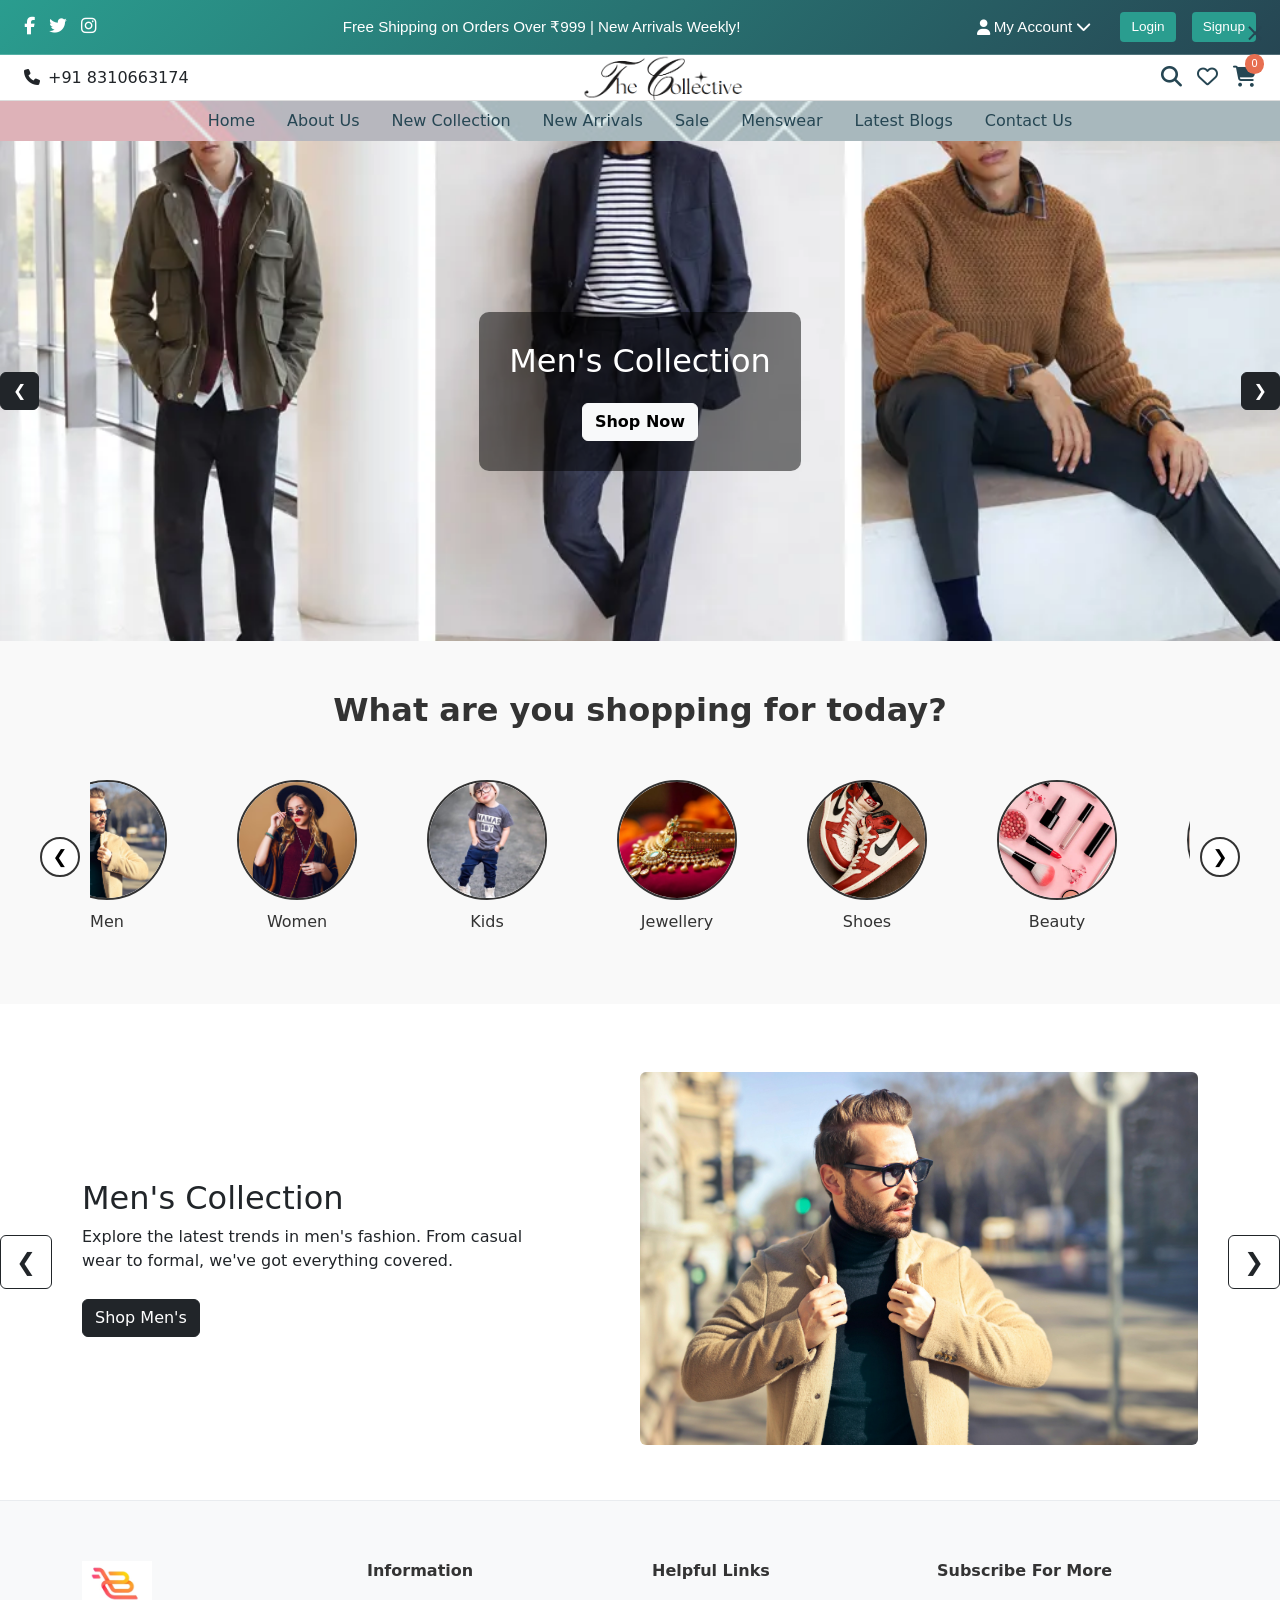
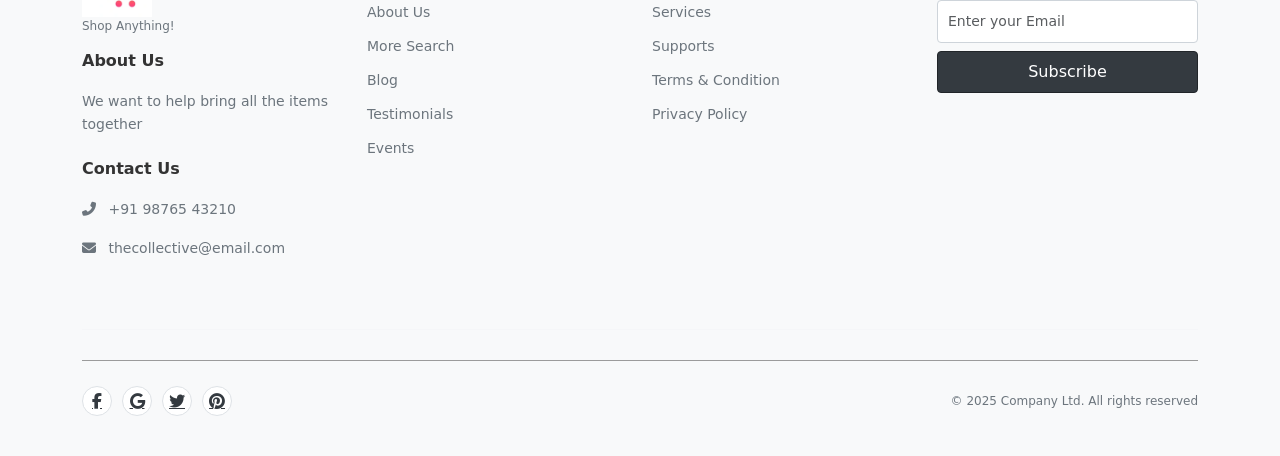
<file: index.html>
<!DOCTYPE html>
<html lang="en">
<head>
  <meta charset="UTF-8">
  <meta name="viewport" content="width=device-width, initial-scale=1.0">
  <meta http-equiv="refresh" content="0; url=HTML/homepage.html">
  <title>The Collective | Redirecting...</title>
  <style>
    body {
      margin: 0;
      background: #264653;
      display: flex;
      align-items: center;
      justify-content: center;
      height: 100vh;
      font-family: 'Helvetica Neue', sans-serif;
      color: #fff;
    }
    p { font-size: 1.1rem; opacity: 0.8; }
  </style>
</head>
<body>
  <p>Loading The Collective...</p>
  <script>
    window.location.replace("HTML/homepage.html");
  </script>
</body>
</html>
</file>
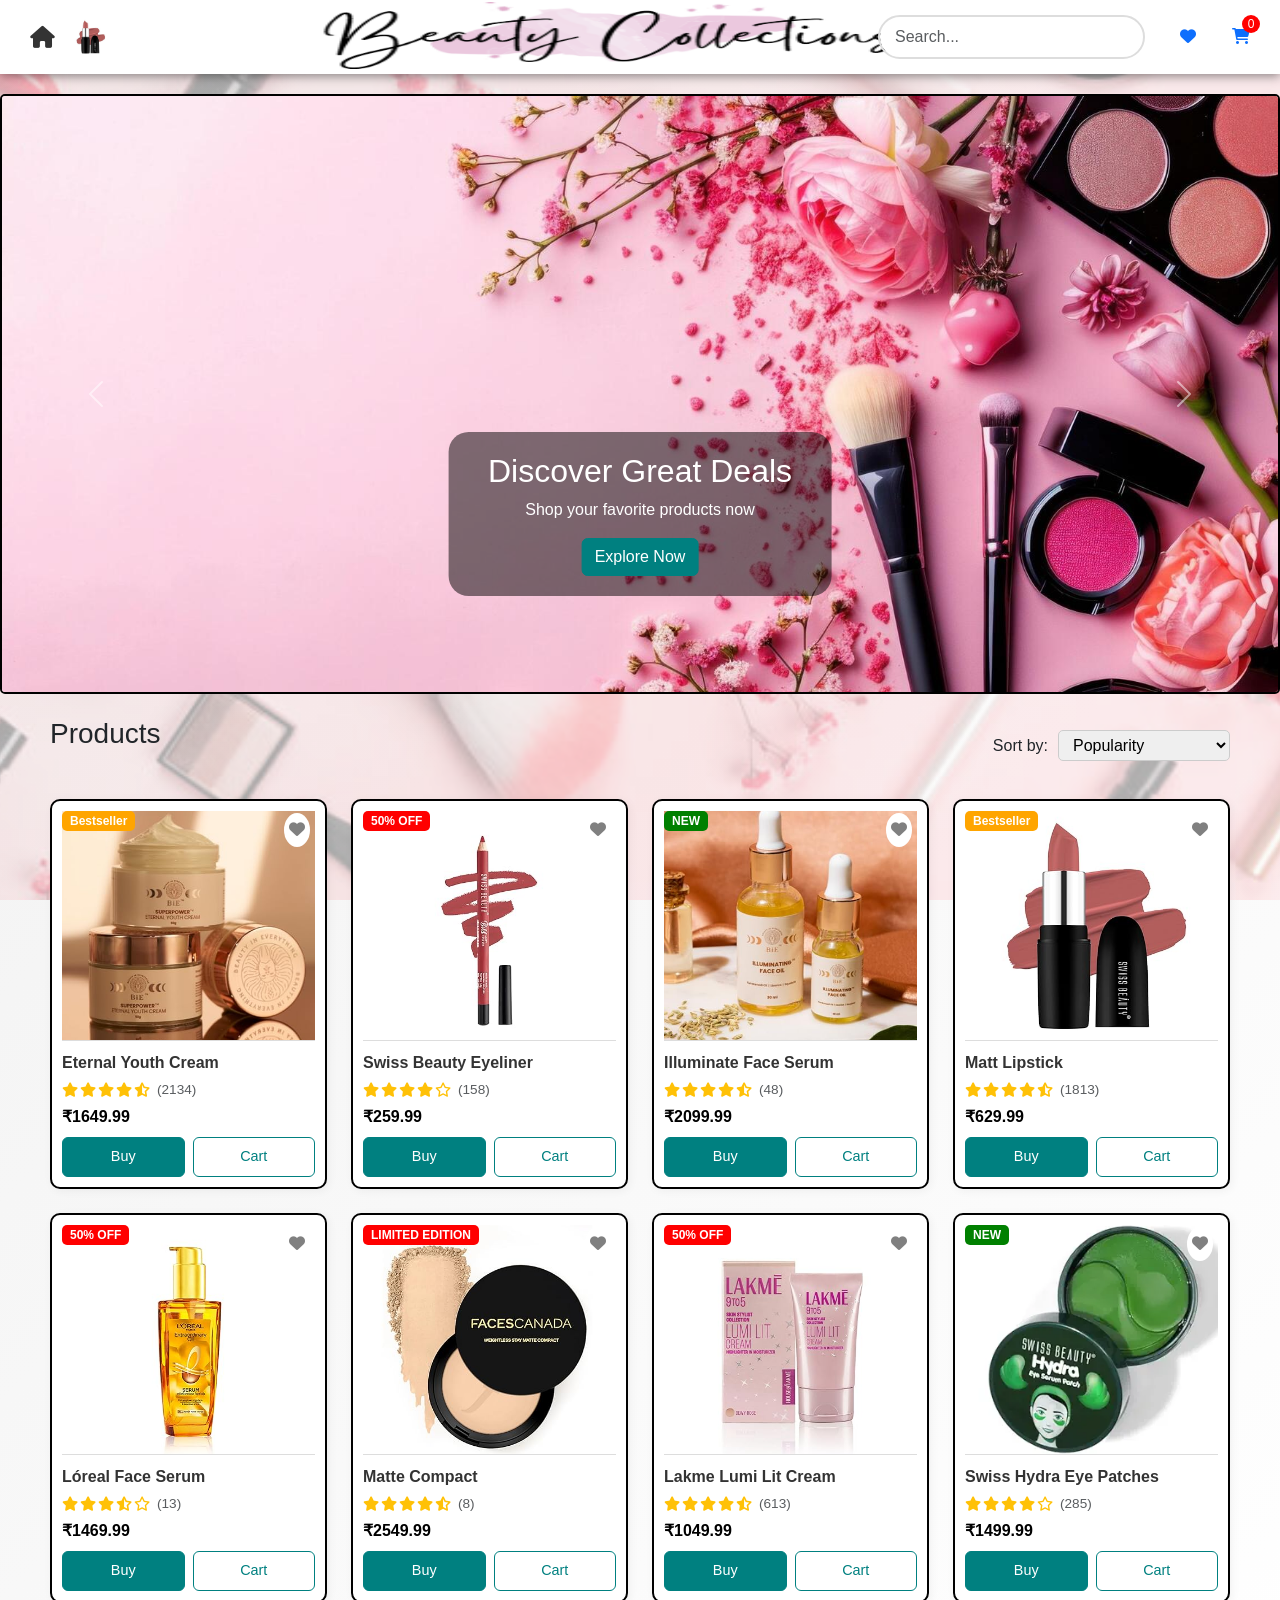
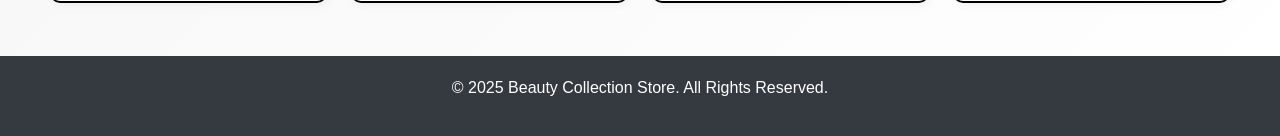
<file: HTML/beauty.html>
<!DOCTYPE html>
<html lang="en">
<head>
  <meta charset="UTF-8" />
  <meta name="viewport" content="width=device-width, initial-scale=1.0" />
  <title>Beauty Category</title>
  <link rel="icon" href="../Images/beauty4.jpg">
  <link href="https://cdn.jsdelivr.net/npm/bootstrap@5.3.0/dist/css/bootstrap.min.css" rel="stylesheet">
  <link rel="stylesheet" href="https://cdnjs.cloudflare.com/ajax/libs/font-awesome/6.0.0/css/all.min.css">
  <style>
    /* Full-page background image */
.background-overlay {
  position: fixed;
  top: 0;
  left: 0;
  width: 100%;
  height: 100%;
  background-image: url('../Images/beauty.jpg'); /* Replace with your image path */
  background-size: cover;
  background-position: center;
  opacity: 0.3; /* Controls translucency */
  z-index: -1;  /* Places it behind content */
}
    body {
        background: linear-gradient(135deg, #f0f0f0, #ffffff);
        font-family: 'Segoe UI', Tahoma, Geneva, Verdana, sans-serif;
    }
    header {
  display: flex;
  justify-content: space-between;
  align-items: center;
  padding: 15px 30px;
  background: #fff;
  box-shadow: 0 2px 10px rgba(0, 0, 0, 0.452);
  position: relative;
}

.nav-left,
.nav-right {
  display: flex;
  align-items: center;
  gap: 15px;
}

.nav-title {
  position: absolute;
  left: 48%;
  transform: translateX(-50%);
  font-size: 20px;
  font-weight: 600;
  color: #333;
  white-space: nowrap;
}

.home-link {
  font-size: 22px;
  color: #333;
  text-decoration: none;
}

.home-link:hover {
  color: #000;
}

.search-box {
  flex-grow: 1;
  margin-right: 20px;
}

.search-box input {
  width: 100%;
  padding: 8px 15px;
  border: 2px solid #ddd;
  border-radius: 25px;
}

.icon-wrapper {
  display: flex;
  align-items: center;
  gap: 20px;
}

.wishlist-icon {
  position: absolute;
  top: 12px;
  right: 15px;
  background: white;
  border-radius: 50%;
  padding: 5px;
  cursor: pointer;
  color: gray;
  transition: color 0.3s ease;
}

.wishlist-icon.active {
  color: red;
}


.cart-icon-wrapper {
  position: relative;
  display: inline-block;
}

.cart-count {
  position: absolute;
  top: -10px;
  right: -10px;
  background: red;
  color: white;
  font-size: 12px;
  width: 18px;
  height: 18px;
  text-align: center;
  line-height: 18px;
  border-radius: 50%;
}


    .carousel-inner {
      height: 600px;
      border: 2px solid black;
      border-radius: 5px;
      overflow: hidden;
      margin: 20px 0;
    }
    
    .carousel-inner img {
    object-fit: cover;
    height: 100%;
    width: 100%;
    }
    /* .carousel-inner {
  height: 800px;
  width: 1300px;
} */

/* .carousel-img {
  height: 100%;
  object-fit: cover;
} */

.carousel-caption {
  position: absolute;           /* stays on top of image */
  bottom: 30%;                  /* vertical position from bottom */
  left: 50%;                    /* horizontal position */
  transform: translateX(-50%);  /* center it horizontally */
  background: rgba(0, 0, 0, 0.5); /* dark transparent background */
  padding: 20px 30px;
  border-radius: 20px;
  width: 30%;                   /* width of the caption box */
  text-align: center;
}

.carousel-caption h2,
.carousel-caption p {
  color: #fff;
}

/* Responsive Styles */
@media (max-width: 991px) {
  header {
    flex-direction: column;
    padding: 10px;
    gap: 10px;
    height: auto;
  }
  .nav-left {
    width: 100%;
    justify-content: space-between;
  }
  .nav-title {
    position: static;
    transform: none;
    width: 100%;
    text-align: center;
    margin: 10px 0;
  }
  .nav-title img {
    width: 100%;
    max-width: 300px;
    height: auto;
  }
  .nav-right {
    width: 100%;
    justify-content: center;
    gap: 15px;
  }
  .search-box {
    margin-right: 0;
    width: 100%;
    max-width: 300px;
  }
  
  .carousel-inner {
    height: 350px !important;
    width: 100% !important;
  }
  .carousel-caption {
    width: 70%;
    padding: 10px;
  }
  .carousel-caption h2 {
    font-size: 1.2rem;
  }
  .carousel-caption p {
    font-size: 0.9rem;
  }
  
  .products-section {
    padding: 10px 15px;
  }
  
  .row-cols-sm-2 > * {
    flex: 0 0 auto;
    width: 50%;
  }
}


  .sort-filter-container {
  display: flex;
  align-items: center;
  gap: 10px;
}

.sort-filter-container label {
  font-weight: 500;
}

.sort-filter-container select {
  padding: 5px 10px;
  border-radius: 5px;
  border: 1px solid #ccc;
}

.products-section {
    padding: 3px 50px;
}
.product-card {
    border: 2px solid black;
    border-radius: 10px;
    padding: 10px;
    text-align: center;
    background-color: #fff;
    box-shadow: 2px 2px 10px rgba(0,0,0,0.05);
    transition: transform 0.2s;
    position: relative;
}
.product-name {
  font-size: 1rem;
  font-weight: 600;
  margin-top: 10px;
  text-align: left;
  color: #333;
}

.product-rating {
  margin-top: 5px;
  font-size: 0.9rem;
  color: #777;
  display: flex;
  align-items: center;
  gap: 2px;
}

.product-rating .rating-count {
  margin-left: 5px;
  font-size: 0.85rem;
}

.product-price {
  font-size: 1rem;
  font-weight: bold;
  margin-top: 5px;
  color: black;
  text-align: left;
}

    .product-card:hover {
      transform: scale(1.02);
    }
    .product-card img {
      width: 100%;
      height: 230px;
      object-fit: cover;
      border-bottom: 1px solid #ddd;
    }
    .wishlist-icon {
      position: absolute;
      top: 12px;
      right: 15px;
      background: white;
      border-radius: 70%;
      padding: 5px;
      cursor: pointer;
      color: gray;
    }
    .wishlist-icon.active {
      color: red;
    }
    .product-details {
      display: flex;
      justify-content: space-between;
      align-items: center;
      padding-top: 10px;
    }
    .buy-btn {
  background-color: #008080;
  color: white;
}
.cart-btn {
  border-color: #008080;
  color: #008080;
}

    .buy-btn, .cart-btn {
    padding-top: 8px;
    padding-bottom: 8px;
    border-radius: 6px;
    transition: background-color 0.3s, transform 0.2s ease;
    font-size: 0.9rem;
    }

    .buy-btn:hover {
  background-color: #006666; /* darker teal */
  transform: translateY(-1px);
}

.cart-btn:hover {
  background-color: #e0f5f5; /* soft teal-tinted gray */
  color: #006666;
  transform: translateY(-1px);
}

    footer {
      background: #343a40;
      color: white;
      text-align: center;
      padding: 20px;
      margin-top: 50px;
    }
    .badge {
    position: absolute;
    top: 10px;
    left: 10px;
    background: red;
    color: white;
    padding: 4px 8px;
    font-size: 12px;
    border-radius: 5px;
  }
  .badge.new {
    background: green;
  }

  .badge.bestseller {
    background: orange;
  }

  .popup-notification {
  position: fixed;
  top: 20px;
  right: 20px;
  background-color: #006666;
  color: white;
  padding: 12px 20px;
  border-radius: 10px;
  font-weight: 500;
  font-size: 16px;
  box-shadow: 0 4px 10px rgba(0,0,0,0.2);
  opacity: 0;
  pointer-events: none;
  transition: opacity 0.4s ease, transform 0.4s ease;
  z-index: 9999;
}

.popup-notification.show {
  opacity: 1;
  transform: translateY(0);
}

.popup-notification.hide {
  opacity: 0;
  transform: translateY(-20px);
}

.back-to-top {
    position: fixed;
    bottom: 30px;
    right: 30px;
    width: 50px;
    height: 50px;
    border-radius: 50%;
    background-color: #2c3e50;
    color: white;
    display: flex;
    justify-content: center;
    align-items: center;
    font-size: 24px;
    cursor: pointer;
    box-shadow: 0 4px 10px rgba(0,0,0,0.3);
    opacity: 0;
    visibility: hidden;
    transition: all 0.3s ease;
    z-index: 1000;
  }
  
  .back-to-top.visible {
    opacity: 1;
    visibility: visible;
  }
  
  .back-to-top:hover {
    background-color: #4ca1af;
    transform: translateY(-5px);
  }

  .btn-primary {
  background-color: #008080; /* Your custom color */
  border-color: #008080;
}

.btn-primary:hover {
  background-color: #006666; /* Darker hover shade */
  border-color: #006666;
}


  </style>
</head>
<body>
    <div id="popup" class="popup-notification">Item added to cart ✅</div>

  <div class="background-overlay"></div>

  <header>
  <div class="nav-left">
    <a href="homepage.html" class="home-link">
      <i class="fas fa-home"></i>
    </a>
    <div id="category-logo">
      <a href="beauty.html">
        <img src="../Images/beauty4.jpg" alt="Women Logo" height="40px">
      </a>
    </div>
  </div>

  <div class="nav-title">
    <img src="../Images/beautytitle.png" alt="" height="70px" width="600px">
  </div>

  <div class="nav-right">
    <div class="search-box">
      <div class="position-relative">
        <input type="text" placeholder="Search..." id="searchInput" class="form-control pe-5" style="padding-right: 30px;">
        <span id="clearSearch" style="position:absolute; right:15px; top:50%; transform:translateY(-50%); cursor:pointer; display:none;">&times;</span>
      </div>
    </div>
    <div class="icon-wrapper">
    <a href="wishlist.html" class="wishlist-icon-wrapper me-3">
        <i class="fas fa-heart"></i>
    </a>
    <a href="cart.html" class="cart-icon-wrapper">
        <i class="fas fa-shopping-cart"></i>
        <span class="cart-count" id="cart-count">0</span>
    </a>
    </div>


      <!-- <span class="cart-icon-wrapper">
        <i class="fas fa-shopping-cart"></i>
        <span class="cart-count" id="cart-count">0</span>
      </span> -->
    </div>
  </div>
</header>

    <div id="heroCarousel" class="carousel slide" data-bs-ride="carousel">
  <div class="carousel-inner">
    <div class="carousel-item active">
      <img src="../Images/beautybanner.jpg" class="d-block w-100 carousel-img" alt="...">
      <div class="carousel-caption d-none d-md-block">
        <h2>Discover Great Deals</h2>
        <p>Shop your favorite products now</p>
        <a href="#products" class="btn btn-primary">Explore Now</a>
      </div>
    </div>
    <div class="carousel-item">
      <img src="../Images/beautybanner3.jpg" class="d-block w-100 carousel-img" alt="...">
      <div class="carousel-caption d-none d-md-block">
        <h2>Weekend Offers</h2>
        <p>Check out the weekend collections</p>
        <a href="#products" class="btn btn-light text-dark">Shop Now</a>
      </div>
    </div>
    <div class="carousel-item">
      <img src="../Images/beautybanner5.jpg" class="d-block w-100 carousel-img" alt="...">
      <div class="carousel-caption d-none d-md-block">
        <h2>New Arrivals</h2>
        <p>Check out the latest collections</p>
        <a href="#products" class="btn btn-light text-dark">Shop Now</a>
      </div>
    </div>
    <div class="carousel-item">
      <img src="../Images/beautybanner4.jpg" class="d-block w-100 carousel-img" alt="...">
      <div class="carousel-caption d-none d-md-block">
        <h2>Limited Edition</h2>
        <p>Check out the limited edition collections</p>
        <a href="#products" class="btn btn-light text-dark">Shop Now</a>
      </div>
    </div>
    <!-- Add more carousel items if needed -->
  </div>

  <!-- Controls -->
  <button class="carousel-control-prev" type="button" data-bs-target="#heroCarousel" data-bs-slide="prev">
    <span class="carousel-control-prev-icon"></span>
  </button>
  <button class="carousel-control-next" type="button" data-bs-target="#heroCarousel" data-bs-slide="next">
    <span class="carousel-control-next-icon"></span>
  </button>
</div>

    <div class="products-section">
    <div class="d-flex justify-content-between align-items-center mb-4">
    <h3 class="mb-4">Products</h3>

    <!-- ✅ Sort Options -->
    <div class="sort-filter-container">
      <label for="sort-by">Sort by:</label>
      <select id="sort-by">
        <option value="popularity">Popularity</option>
        <option value="price-low">Price: Low to High</option>
        <option value="newest">Newest First</option>
        <option value="ratings">Customer Ratings</option>
        <option value="discount">Discount %</option>
      </select>
    </div>
  </div>
      
      <div class="row row-cols-1 row-cols-sm-2 row-cols-md-3 row-cols-lg-4 g-4">
        
        <!-- Repeat for 6 products -->
        <div class="col">
          <div class="product-card">
  <div class="wishlist-icon"><i class="fas fa-heart"></i></div>
        <div class="badge bestseller">Bestseller</div>
        <img src="../Images/beauty1.jpg" alt="Product Image">

        <div class="product-name">Eternal Youth Cream</div>

        <div class="product-rating">
            <i class="fas fa-star text-warning"></i>
            <i class="fas fa-star text-warning"></i>
            <i class="fas fa-star text-warning"></i>
            <i class="fas fa-star text-warning"></i>
            <i class="fas fa-star-half-alt text-warning"></i>
            <span class="rating-count text-muted">(2134)</span>
        </div>

        <div class="product-price">₹1649.99</div>

        <div class="d-flex gap-2 mt-2">
            <button class="btn btn-sm btn-primary buy-btn w-100">Buy</button>
            <button class="btn btn-sm btn-outline-secondary cart-btn w-100">Cart</button>
        </div>
        </div>

        </div>
        <div class="col">
          <div class="product-card">
            <div class="wishlist-icon"><i class="fas fa-heart"></i></div>
            <div class="badge">50% OFF</div>
            <img src="../Images/beauty2.jpg" alt="Product Image">
            <div class="product-name">Swiss Beauty Eyeliner</div>
            <div class="product-rating">
                <i class="fas fa-star text-warning"></i>
                <i class="fas fa-star text-warning"></i>
                <i class="fas fa-star text-warning"></i>
                <i class="fas fa-star text-warning"></i>
                <i class="far fa-star text-warning"></i>
                <span class="rating-count text-muted">(158)</span>
            </div>
            <div class="product-price">₹259.99</div>

            <div class="d-flex gap-2 mt-2">
                <button class="btn btn-sm btn-primary buy-btn w-100">Buy</button>
              <button class="btn btn-sm btn-outline-secondary cart-btn w-100">Cart</button>
            </div>
          </div>
        </div>
        <div class="col">
          <div class="product-card">
            <div class="wishlist-icon"><i class="fas fa-heart"></i></div>
            <div class="badge new">NEW</div>
            <img src="../Images/beauty3.jpg" alt="Product Image">
            <div class="product-name">Illuminate Face Serum</div>
            <div class="product-rating">
                <i class="fas fa-star text-warning"></i>
                <i class="fas fa-star text-warning"></i>
                <i class="fas fa-star text-warning"></i>
                <i class="fas fa-star text-warning"></i>
                <i class="fas fa-star-half-alt text-warning"></i>
                <span class="rating-count text-muted">(48)</span>
            </div>
            <div class="product-price">₹2099.99</div>

            <div class="d-flex gap-2 mt-2">
                <button class="btn btn-sm btn-primary buy-btn w-100">Buy</button>
              <button class="btn btn-sm btn-outline-secondary cart-btn w-100">Cart</button>
            </div>
          </div>
        </div>
        <div class="col">
          <div class="product-card">
            <div class="wishlist-icon"><i class="fas fa-heart"></i></div>
            <div class="badge bestseller">Bestseller</div>
            <img src="../Images/beauty4.jpg" alt="Product Image">
            <div class="product-name">Matt Lipstick</div>
            <div class="product-rating">
                <i class="fas fa-star text-warning"></i>
                <i class="fas fa-star text-warning"></i>
                <i class="fas fa-star text-warning"></i>
                <i class="fas fa-star text-warning"></i>
                <i class="fas fa-star-half-alt text-warning"></i>
                <span class="rating-count text-muted">(1813)</span>
            </div>
            <div class="product-price">₹629.99</div>

            <div class="d-flex gap-2 mt-2">
                <button class="btn btn-sm btn-primary buy-btn w-100">Buy</button>
              <button class="btn btn-sm btn-outline-secondary cart-btn w-100">Cart</button>
            </div>
          </div>
        </div>
        <div class="col">
          <div class="product-card">
            <div class="wishlist-icon"><i class="fas fa-heart"></i></div>
            <div class="badge">50% OFF</div>
            <img src="../Images/beauty5.jpg" alt="Product Image">
            <div class="product-name">Lóreal Face Serum</div>
            <div class="product-rating">
                <i class="fas fa-star text-warning"></i>
                <i class="fas fa-star text-warning"></i>
                <i class="fas fa-star text-warning"></i>
                <i class="fas fa-star-half-alt text-warning"></i>
                <i class="far fa-star text-warning"></i>
                <span class="rating-count text-muted">(13)</span>
            </div>
            <div class="product-price">₹1469.99</div>

            <div class="d-flex gap-2 mt-2">
                <button class="btn btn-sm btn-primary buy-btn w-100">Buy</button>
              <button class="btn btn-sm btn-outline-secondary cart-btn w-100">Cart</button>
            </div>
          </div>
        </div>
        <div class="col">
          <div class="product-card">
            <div class="wishlist-icon"><i class="fas fa-heart"></i></div>
            <div class="badge">LIMITED EDITION</div>
            <img src="../Images/beauty6.jpg" alt="Product Image">
            <div class="product-name">Matte Compact</div>
            <div class="product-rating">
                <i class="fas fa-star text-warning"></i>
                <i class="fas fa-star text-warning"></i>
                <i class="fas fa-star text-warning"></i>
                <i class="fas fa-star text-warning"></i>
                <i class="fas fa-star-half-alt text-warning"></i>
                <span class="rating-count text-muted">(8)</span>
            </div>
            <div class="product-price">₹2549.99</div>

            <div class="d-flex gap-2 mt-2">
                <button class="btn btn-sm btn-primary buy-btn w-100">Buy</button>
              <button class="btn btn-sm btn-outline-secondary cart-btn w-100">Cart</button>
            </div>
          </div>
        </div>
        <div class="col">
          <div class="product-card">
            <div class="wishlist-icon"><i class="fas fa-heart"></i></div>
            <div class="badge">50% OFF</div>
            <img src="../Images/beauty7.jpg" alt="Product Image">
            <div class="product-name">Lakme Lumi Lit Cream</div>
            <div class="product-rating">
                <i class="fas fa-star text-warning"></i>
                <i class="fas fa-star text-warning"></i>
                <i class="fas fa-star text-warning"></i>
                <i class="fas fa-star text-warning"></i>
                <i class="fas fa-star-half-alt text-warning"></i>
                <span class="rating-count text-muted">(613)</span>
            </div>
            <div class="product-price">₹1049.99</div>

            <div class="d-flex gap-2 mt-2">
                <button class="btn btn-sm btn-primary buy-btn w-100">Buy</button>
              <button class="btn btn-sm btn-outline-secondary cart-btn w-100">Cart</button>
            </div>
          </div>
        </div>
        <div class="col">
          <div class="product-card">
            <div class="wishlist-icon"><i class="fas fa-heart"></i></div>
            <div class="badge new">NEW</div>
            <img src="../Images/beauty8" alt="Product Image">
            <div class="product-name">Swiss Hydra Eye Patches</div>
            <div class="product-rating">
            <i class="fas fa-star text-warning"></i>
            <i class="fas fa-star text-warning"></i>
            <i class="fas fa-star text-warning"></i>
            <i class="fas fa-star text-warning"></i>
            <i class="far fa-star text-warning"></i>
            <span class="rating-count text-muted">(285)</span>
            </div>
            <div class="product-price">₹1499.99</div>

            <div class="d-flex gap-2 mt-2">
                <button class="btn btn-sm btn-primary buy-btn w-100">Buy</button>
              <button class="btn btn-sm btn-outline-secondary cart-btn w-100">Cart</button>
            </div>
          </div>
        </div>
        
        <!-- Clone above .col for more products -->
      </div>
    </div>
  </div>

<div class="back-to-top" id="backToTop">
  <i class="fas fa-arrow-up"></i>
</div>

  <footer>
    <p>&copy; 2025 Beauty Collection Store. All Rights Reserved.</p>
  </footer>

  <script>
    //Buy button functionality
    document.querySelectorAll('.buy-btn').forEach(button => {
  button.addEventListener('click', (e) => {
    const productCard = e.target.closest('.product-card');
    const img = productCard.querySelector('img').src;
    const title = productCard.querySelector('.product-name')?.textContent.trim();
    const price = productCard.querySelector('.product-price')?.textContent.trim();

    const product = { img, title, price, quantity: 1 };

    // Save this single product to a separate key in localStorage
    localStorage.setItem("directBuy", JSON.stringify([product]));

    // Redirect to shipping page
    window.location.href = "shipping.html"; // ✅ Update if your file has different name/path
  });
});

    //Cart button functionality
    document.querySelectorAll('.cart-btn').forEach(button => {
  button.addEventListener('click', (e) => {
    const productCard = e.target.closest('.product-card');
    const img = productCard.querySelector('img').src;
    const price = productCard.querySelector('.product-price')?.textContent.trim();
    const title = productCard.querySelector('.product-name')?.textContent.trim() || 'Shoe Item';

    const product = { img, price, title, quantity: 1 };

    let cart = JSON.parse(localStorage.getItem("cart")) || [];

    const existingIndex = cart.findIndex(p => p.title === product.title && p.price === product.price);

    if (existingIndex !== -1) {
      cart[existingIndex].quantity += 1;
    } else {
      cart.push(product);
    }

    localStorage.setItem("cart", JSON.stringify(cart));
    document.addEventListener('DOMContentLoaded', () => {
  const cart = JSON.parse(localStorage.getItem("cart")) || [];
  document.getElementById('cart-count').innerText = cart.reduce((sum, item) => sum + item.quantity, 0);
});

    showPopup();
  });
});

//wishlist functionality
document.querySelectorAll('.wishlist-icon').forEach(icon => {
  const productCard = icon.closest('.product-card');
  const title = productCard.querySelector('.product-name')?.textContent.trim();
  const price = productCard.querySelector('.product-price')?.textContent.trim();
  const img = productCard.querySelector('img').src;

  // Check if already in wishlist
  const wishlist = JSON.parse(localStorage.getItem("wishlist")) || [];
  const isInWishlist = wishlist.some(item => item.title === title && item.price === price);

  if (isInWishlist) icon.classList.add('active');
  else icon.classList.remove('active');

  icon.addEventListener('click', () => {
    let wishlist = JSON.parse(localStorage.getItem("wishlist")) || [];
    const index = wishlist.findIndex(item => item.title === title && item.price === price);

    if (index === -1) {
      wishlist.push({ img, title, price });
      localStorage.setItem("wishlist", JSON.stringify(wishlist));
      icon.classList.add('active'); // ✅ instantly turn red
      showPopup("Item added to wishlist ❤️");
    } else {
      wishlist.splice(index, 1);
      localStorage.setItem("wishlist", JSON.stringify(wishlist));
      icon.classList.remove('active'); // ✅ instantly turn grey
      showPopup("Item removed from wishlist 💔");
    }
  });
});

// On load: sync cart count from localStorage
document.addEventListener('DOMContentLoaded', () => {
  const cart = JSON.parse(localStorage.getItem("cart")) || [];
  document.getElementById('cart-count').innerText = cart.length;
});

function showPopup(message = "Item added to cart ✅") {
  const popup = document.getElementById('popup');
  popup.textContent = message;
  popup.classList.add('show');
  setTimeout(() => {
    popup.classList.remove('show');
  }, 2000); // Visible for 2 seconds
}

    document.querySelectorAll('.wishlist-icon').forEach(icon => {
      icon.addEventListener('click', () => {
        icon.classList.toggle('active');
      });
    });

  document.addEventListener("DOMContentLoaded", () => {
    const sortSelect = document.getElementById("sort-by");
    const productGrid = document.querySelector(".row");

    sortSelect.addEventListener("change", () => {
      const selectedOption = sortSelect.value;
      const productCards = Array.from(productGrid.children);

      const sortedCards = productCards.sort((a, b) => {
        const badgeA = a.querySelector(".badge")?.textContent.trim().toLowerCase() || "";
        const badgeB = b.querySelector(".badge")?.textContent.trim().toLowerCase() || "";

        const priceA = parseFloat(a.querySelector(".product-details span")?.textContent.replace("$", "")) || 0;
        const priceB = parseFloat(b.querySelector(".product-details span")?.textContent.replace("$", "")) || 0;

        const ratingCountA = parseInt(a.querySelector(".rating-count")?.textContent.replace(/[()]/g, "")) || 0;
        const ratingCountB = parseInt(b.querySelector(".rating-count")?.textContent.replace(/[()]/g, "")) || 0;

        // Extract discount number (e.g., "50% OFF" -> 50)
        const discountA = /(\d+)%\s*off/.test(badgeA) ? parseInt(RegExp.$1) : 0;
        const discountB = /(\d+)%\s*off/.test(badgeB) ? parseInt(RegExp.$1) : 0;

        switch (selectedOption) {
          case "popularity":
          case "ratings":
            return ratingCountB - ratingCountA;

          case "price-low":
            return priceA - priceB;

          case "newest":
            const isNewA = badgeA === "new" ? 1 : 0;
            const isNewB = badgeB === "new" ? 1 : 0;
            return isNewB - isNewA;

          case "discount":
            return discountB - discountA;

          default:
            return 0;
        }
      });

      // Re-render the sorted cards
      productGrid.innerHTML = "";
      sortedCards.forEach(card => productGrid.appendChild(card));
    });
  });

  // Back to top button functionality 
  const backToTopButton = document.getElementById('backToTop');
  
  if (backToTopButton) {
    // Show/hide the button based on scroll position
    window.addEventListener('scroll', function() {
      if (window.pageYOffset > 300) {
        backToTopButton.classList.add('visible');
      } else {
        backToTopButton.classList.remove('visible');
      }
    });
    
    // Smooth scroll to top when clicked
    backToTopButton.addEventListener('click', function() {
      window.scrollTo({
        top: 0,
        behavior: 'smooth'
      });
    });
  }

  //Search Filter functionality
  document.addEventListener("DOMContentLoaded", () => {
  const searchInput = document.getElementById('searchInput');
  const clearBtn = document.getElementById('clearSearch');
  const productCards = document.querySelectorAll('.product-card');
  const heroCarousel = document.getElementById('heroCarousel');

  function filterProducts() {
    const query = searchInput.value.trim().toLowerCase();
    let anyVisible = false;

    productCards.forEach(card => {
      const name = card.querySelector('.product-name')?.textContent.toLowerCase();
      const match = name.includes(query);
      card.parentElement.style.display = match ? 'block' : 'none';
      if (match) anyVisible = true;
    });

    heroCarousel.style.display = query ? 'none' : 'block';
    clearBtn.style.display = query ? 'block' : 'none';
  }

  // Filter as user types
  searchInput.addEventListener('input', filterProducts);

  // Clear button functionality
  clearBtn.addEventListener('click', () => {
    searchInput.value = '';
    filterProducts();
  });

  // Optional: handle Escape key to clear
  searchInput.addEventListener('keydown', (e) => {
    if (e.key === 'Escape') {
      searchInput.value = '';
      filterProducts();
    }
  });
});

  </script>
  <script src="https://cdn.jsdelivr.net/npm/bootstrap@5.3.0/dist/js/bootstrap.bundle.min.js"></script>
</body>
</html>
</file>
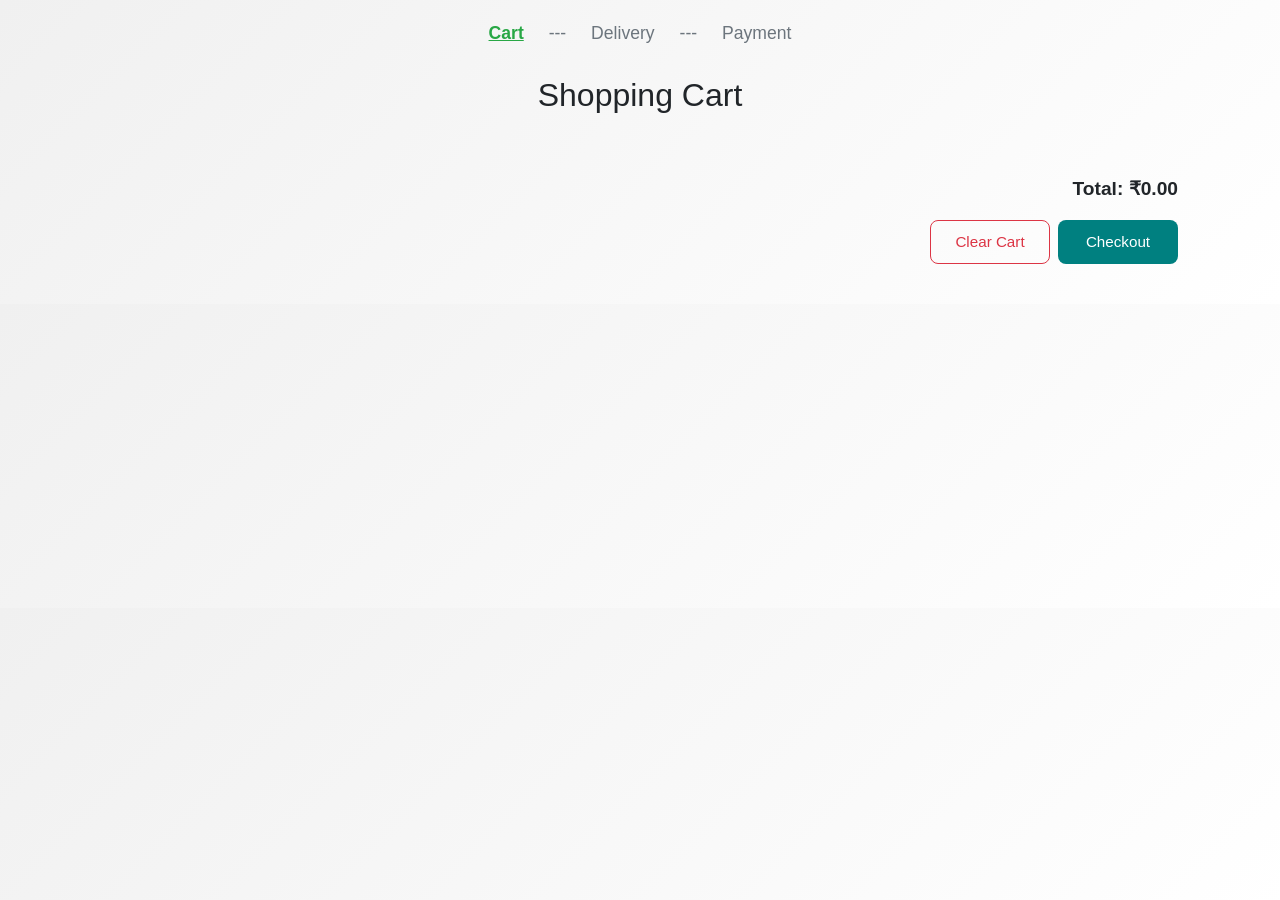
<file: HTML/cart.html>
<!DOCTYPE html>
<html lang="en">
<head>
  <meta charset="UTF-8" />
  <meta name="viewport" content="width=device-width, initial-scale=1.0"/>
  <title>Cart Page</title>
  <link href="https://cdn.jsdelivr.net/npm/bootstrap@5.3.0/dist/css/bootstrap.min.css" rel="stylesheet">
  <style>
    body {
      font-family: 'Segoe UI', sans-serif;
      background: linear-gradient(135deg, #f0f0f0, #ffffff);
      padding: 20px;
    }

    h2 {
      text-align: center;
      margin-bottom: 30px;
    }

    .cart {
      display: flex;
      flex-direction: column;
      gap: 20px;
    }

    .cart-item {
      display: flex;
      align-items: center;
      justify-content: space-between;
      background: #fff;
      border-radius: 12px;
      padding: 15px;
      box-shadow: 0 4px 12px rgba(0,0,0,0.05);
      flex-wrap: wrap;
    }

    .cart-item img {
      width: 80px;
      height: 80px;
      object-fit: cover;
      border-radius: 10px;
      margin-right: 20px;
    }

    .item-details {
      flex: 2;
      display: flex;
      align-items: center;
    }

    .item-name {
      font-size: 1.1rem;
      font-weight: 600;
    }

    .item-price {
      margin-left: 20px;
      font-weight: bold;
      color: #3a86ff;
    }

    .item-qty {
      display: flex;
      align-items: center;
      gap: 10px;
    }

    .item-qty input {
      width: 50px;
      padding: 5px;
      text-align: center;
      border: 1px solid #ccc;
      border-radius: 8px;
    }

    .remove-btn {
        margin-left: 12px;
      background: #ff4d4f;
      color: white;
      padding: 6px 12px;
      border: none;
      border-radius: 8px;
      cursor: pointer;
    }

    .cart-summary {
      /* background: white; */
      padding: 20px 20px 20px 20px;
      margin-top: 10px;
      /* border-radius: 12px; */
      /* box-shadow: 0 4px 12px rgba(0,0,0,0.05); */
      text-align: right;
      font-size: 1.2rem;
      font-weight: bold;
    }

    @media (max-width: 600px) {
      .item-details {
        flex-direction: column;
        align-items: flex-start;
      }
      .item-price {
        margin-left: 0;
      }
      .item-qty {
        margin-top: 10px;
      }
    }
    .cart-summary button {
  padding: 10px 20px;
  font-size: 0.95rem;
  border-radius: 8px;
  transition: all 0.3s ease-in-out;
  min-width: 120px;
}

#clear-cart:hover {
  background-color: #dc3545;
  color: white;
}

#checkout {
  background-color: #008080;
  color: white;
  border: none;
}

#checkout:hover {
  background-color: #006666;
}

.breadcrumb-nav {
    text-align: center;
    margin-bottom: 30px;
    font-weight: 500;
    font-size: 1.1rem;
    color: #6c757d;
}

.breadcrumb-nav span {
    margin: 0 10px;
    color: #6c757d;
}

.breadcrumb-nav .current-step {
    color: #28a745;
    font-weight: 600;
    text-decoration: underline;
}

  </style>
</head>
<body>
  <div class="container">
    <div class="breadcrumb-nav">
      <span class="current-step">Cart</span>
      <span>---</span>
      <span>Delivery</span>
      <span>---</span>
      <span>Payment</span>
    </div>
    <h2>Shopping Cart</h2>
    <div class="cart" id="cart-items"></div>
    <div class="cart-summary">
    <div class="mb-3">
        Total: ₹<span id="total">0.00</span>
    </div>
    <div class="d-flex gap-2 flex-wrap justify-content-end">
        <button id="clear-cart" class="btn btn-outline-danger">Clear Cart</button>
        <button id="checkout" class="btn btn-success">Checkout</button>
    </div>
    </div>

  </div>

  <script>
  function loadCart() {
    const cartContainer = document.getElementById('cart-items');
    const totalEl = document.getElementById('total');
    let cart = JSON.parse(localStorage.getItem("cart")) || [];

    cartContainer.innerHTML = '';
    let total = 0;

    cart.forEach((item, index) => {
      const price = parseFloat(item.price.replace('₹', '')) || 0;
      total += price * item.quantity;

      const card = document.createElement('div');
      card.className = 'cart-item';
      card.innerHTML = `
        <div class="item-details">
          <img src="${item.img}" />
          <div>
            <div class="item-name">${item.title}</div>
            <div class="item-price">${item.price}</div>
          </div>
        </div>
        <div class="item-qty">
          Qty: <input type="number" value="${item.quantity}" min="1" data-index="${index}" class="qty-input" />
        </div>
        <button class="remove-btn" data-index="${index}">Remove</button>
      `;
      cartContainer.appendChild(card);
    });

    totalEl.innerText = total.toFixed(2);
    localStorage.setItem("cartItems", JSON.stringify(cart));

    document.querySelectorAll('.qty-input').forEach(input => {
      input.addEventListener('change', (e) => {
        const index = e.target.dataset.index;
        cart[index].quantity = parseInt(e.target.value);
        localStorage.setItem("cart", JSON.stringify(cart));
        localStorage.setItem("cartItems", JSON.stringify(cart));
        loadCart();
      });
    });

    document.querySelectorAll('.remove-btn').forEach(btn => {
      btn.addEventListener('click', (e) => {
        const index = e.target.dataset.index;
        cart.splice(index, 1);
        localStorage.setItem("cart", JSON.stringify(cart));
        localStorage.setItem("cartItems", JSON.stringify(cart));
        loadCart();
      });
    });
  }

  document.addEventListener('DOMContentLoaded', () => {
    loadCart();

    document.getElementById('clear-cart').addEventListener('click', () => {
      if (confirm("Are you sure you want to clear the cart?")) {
        localStorage.removeItem("cart");
        localStorage.removeItem("cartItems");
        loadCart();
      }
    });

    document.getElementById('checkout').addEventListener('click', () => {
      window.location.href = "shipping.html";
    });
  });
</script>

</body>
</html>
</file>
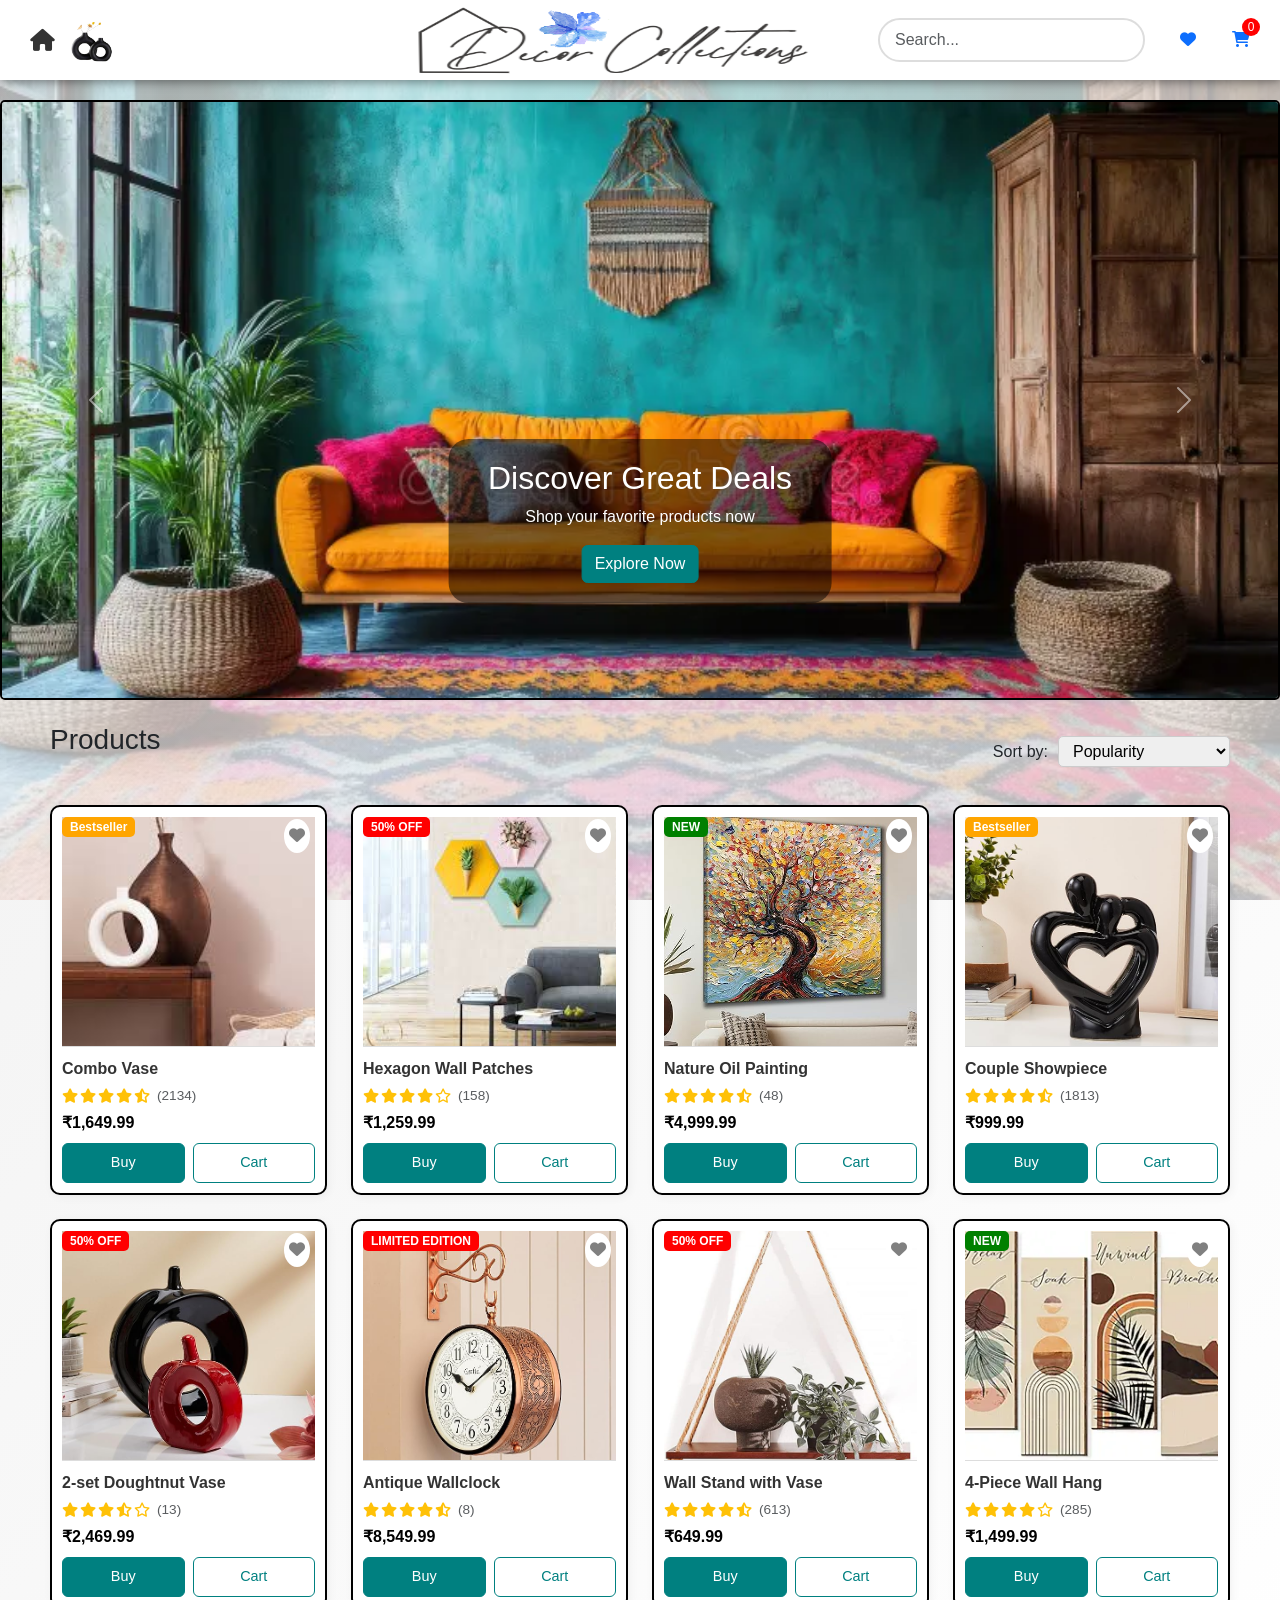
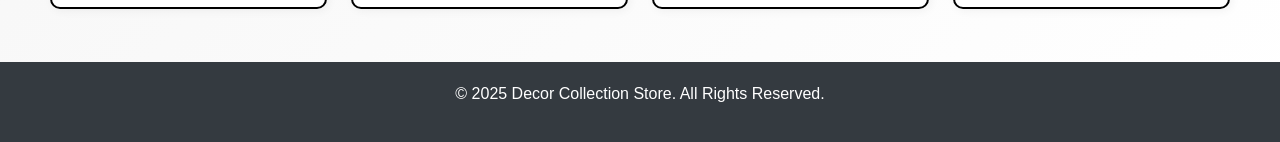
<file: HTML/decor.html>
<!DOCTYPE html>
<html lang="en">
<head>
  <meta charset="UTF-8" />
  <meta name="viewport" content="width=device-width, initial-scale=1.0" />
  <title>Decor Category</title>
  <link rel="icon" href="../Images/decorlogo.png">
  <link href="https://cdn.jsdelivr.net/npm/bootstrap@5.3.0/dist/css/bootstrap.min.css" rel="stylesheet">
  <link rel="stylesheet" href="https://cdnjs.cloudflare.com/ajax/libs/font-awesome/6.0.0/css/all.min.css">
  <style>
    /* Full-page background image */
.background-overlay {
  position: fixed;
  top: 0;
  left: 0;
  width: 100%;
  height: 100%;
  background-image: url('../Images/decorbanner'); /* Replace with your image path */
  background-size: cover;
  background-position: center;
  opacity: 0.3; /* Controls translucency */
  z-index: -1;  /* Places it behind content */
}
    body {
        background: linear-gradient(135deg, #f0f0f0, #ffffff);
        font-family: 'Segoe UI', Tahoma, Geneva, Verdana, sans-serif;
    }
    header {
  display: flex;
  justify-content: space-between;
  align-items: center;
  padding: 15px 30px;
  background: #fff;
  box-shadow: 0 2px 10px rgba(0, 0, 0, 0.452);
  position: relative;
}

.nav-left,
.nav-right {
  display: flex;
  align-items: center;
  gap: 15px;
}

.nav-title {
  position: absolute;
  left: 48%;
  transform: translateX(-50%);
  font-size: 20px;
  font-weight: 600;
  color: #333;
  white-space: nowrap;
}

.home-link {
  font-size: 22px;
  color: #333;
  text-decoration: none;
}

.home-link:hover {
  color: #000;
}

.search-box {
  flex-grow: 1;
  margin-right: 20px;
}

.search-box input {
  width: 100%;
  padding: 8px 15px;
  border: 2px solid #ddd;
  border-radius: 25px;
}

.icon-wrapper {
  display: flex;
  align-items: center;
  gap: 20px;
}

.wishlist-icon {
  position: absolute;
  top: 12px;
  right: 15px;
  background: white;
  border-radius: 50%;
  padding: 5px;
  cursor: pointer;
  color: gray;
  transition: color 0.3s ease;
}

.wishlist-icon.active {
  color: red;
}


.cart-icon-wrapper {
  position: relative;
  display: inline-block;
}

.cart-count {
  position: absolute;
  top: -10px;
  right: -10px;
  background: red;
  color: white;
  font-size: 12px;
  width: 18px;
  height: 18px;
  text-align: center;
  line-height: 18px;
  border-radius: 50%;
}


    .carousel-inner {
      height: 600px;
      border: 2px solid black;
      border-radius: 5px;
      overflow: hidden;
      margin: 20px 0;
    }
    
    .carousel-inner img {
    object-fit: cover;
    height: 100%;
    width: 100%;
    }
    /* .carousel-inner {
  height: 800px;
  width: 1300px;
} */

/* .carousel-img {
  height: 100%;
  object-fit: cover;
} */

.carousel-caption {
  position: absolute;           /* stays on top of image */
  bottom: 30%;                  /* vertical position from bottom */
  left: 50%;                    /* horizontal position */
  transform: translateX(-50%);  /* center it horizontally */
  background: rgba(0, 0, 0, 0.5); /* dark transparent background */
  padding: 20px 30px;
  border-radius: 20px;
  width: 30%;                   /* width of the caption box */
  text-align: center;
}

.carousel-caption h2,
.carousel-caption p {
  color: #fff;
}

/* Responsive Styles */
@media (max-width: 991px) {
  header {
    flex-direction: column;
    padding: 10px;
    gap: 10px;
    height: auto;
  }
  .nav-left {
    width: 100%;
    justify-content: space-between;
  }
  .nav-title {
    position: static;
    transform: none;
    width: 100%;
    text-align: center;
    margin: 10px 0;
  }
  .nav-title img {
    width: 100%;
    max-width: 300px;
    height: auto;
  }
  .nav-right {
    width: 100%;
    justify-content: center;
    gap: 15px;
  }
  .search-box {
    margin-right: 0;
    width: 100%;
    max-width: 300px;
  }
  
  .carousel-inner {
    height: 350px !important;
    width: 100% !important;
  }
  .carousel-caption {
    width: 70%;
    padding: 10px;
  }
  .carousel-caption h2 {
    font-size: 1.2rem;
  }
  .carousel-caption p {
    font-size: 0.9rem;
  }
  
  .products-section {
    padding: 10px 15px;
  }
  
  .row-cols-sm-2 > * {
    flex: 0 0 auto;
    width: 50%;
  }
}


  .sort-filter-container {
  display: flex;
  align-items: center;
  gap: 10px;
}

.sort-filter-container label {
  font-weight: 500;
}

.sort-filter-container select {
  padding: 5px 10px;
  border-radius: 5px;
  border: 1px solid #ccc;
}

.products-section {
    padding: 3px 50px;
}
.product-card {
    border: 2px solid black;
    border-radius: 10px;
    padding: 10px;
    text-align: center;
    background-color: #fff;
    box-shadow: 2px 2px 10px rgba(0,0,0,0.05);
    transition: transform 0.2s;
    position: relative;
}
.product-name {
  font-size: 1rem;
  font-weight: 600;
  margin-top: 10px;
  text-align: left;
  color: #333;
}

.product-rating {
  margin-top: 5px;
  font-size: 0.9rem;
  color: #777;
  display: flex;
  align-items: center;
  gap: 2px;
}

.product-rating .rating-count {
  margin-left: 5px;
  font-size: 0.85rem;
}

.product-price {
  font-size: 1rem;
  font-weight: bold;
  margin-top: 5px;
  color: black;
  text-align: left;
}

    .product-card:hover {
      transform: scale(1.02);
    }
    .product-card img {
      width: 100%;
      height: 230px;
      object-fit: cover;
      border-bottom: 1px solid #ddd;
    }
    .wishlist-icon {
      position: absolute;
      top: 12px;
      right: 15px;
      background: white;
      border-radius: 70%;
      padding: 5px;
      cursor: pointer;
      color: gray;
    }
    .wishlist-icon.active {
      color: red;
    }
    .product-details {
      display: flex;
      justify-content: space-between;
      align-items: center;
      padding-top: 10px;
    }
    .buy-btn {
  background-color: #008080;
  color: white;
}
.cart-btn {
  border-color: #008080;
  color: #008080;
}

    .buy-btn, .cart-btn {
    padding-top: 8px;
    padding-bottom: 8px;
    border-radius: 6px;
    transition: background-color 0.3s, transform 0.2s ease;
    font-size: 0.9rem;
    }

    .buy-btn:hover {
  background-color: #006666; /* darker teal */
  transform: translateY(-1px);
}

.cart-btn:hover {
  background-color: #e0f5f5; /* soft teal-tinted gray */
  color: #006666;
  transform: translateY(-1px);
}

    footer {
      background: #343a40;
      color: white;
      text-align: center;
      padding: 20px;
      margin-top: 50px;
    }
    .badge {
    position: absolute;
    top: 10px;
    left: 10px;
    background: red;
    color: white;
    padding: 4px 8px;
    font-size: 12px;
    border-radius: 5px;
  }
  .badge.new {
    background: green;
  }

  .badge.bestseller {
    background: orange;
  }

  .popup-notification {
  position: fixed;
  top: 20px;
  right: 20px;
  background-color: #006666;
  color: white;
  padding: 12px 20px;
  border-radius: 10px;
  font-weight: 500;
  font-size: 16px;
  box-shadow: 0 4px 10px rgba(0,0,0,0.2);
  opacity: 0;
  pointer-events: none;
  transition: opacity 0.4s ease, transform 0.4s ease;
  z-index: 9999;
}

.popup-notification.show {
  opacity: 1;
  transform: translateY(0);
}

.popup-notification.hide {
  opacity: 0;
  transform: translateY(-20px);
}

.back-to-top {
    position: fixed;
    bottom: 30px;
    right: 30px;
    width: 50px;
    height: 50px;
    border-radius: 50%;
    background-color: #2c3e50;
    color: white;
    display: flex;
    justify-content: center;
    align-items: center;
    font-size: 24px;
    cursor: pointer;
    box-shadow: 0 4px 10px rgba(0,0,0,0.3);
    opacity: 0;
    visibility: hidden;
    transition: all 0.3s ease;
    z-index: 1000;
  }
  
  .back-to-top.visible {
    opacity: 1;
    visibility: visible;
  }
  
  .back-to-top:hover {
    background-color: #4ca1af;
    transform: translateY(-5px);
  }

  .btn-primary {
  background-color: #008080; /* Your custom color */
  border-color: #008080;
}

.btn-primary:hover {
  background-color: #006666; /* Darker hover shade */
  border-color: #006666;
}


  </style>
</head>
<body>
    <div id="popup" class="popup-notification">Item added to cart ✅</div>

  <div class="background-overlay"></div>

  <header>
  <div class="nav-left">
    <a href="homepage.html" class="home-link">
      <i class="fas fa-home"></i>
    </a>
    <div id="category-logo">
      <a href="decor.html">
        <img src="../Images/decorlogo.png" alt="Decor Logo" height="50px">
      </a>
    </div>
  </div>

  <div class="nav-title">
    <img src="../Images/decortitle.png" alt="" height="70px" width="400px">
  </div>

  <div class="nav-right">
    <div class="search-box">
      <div class="position-relative">
        <input type="text" placeholder="Search..." id="searchInput" class="form-control pe-5" style="padding-right: 30px;">
        <span id="clearSearch" style="position:absolute; right:15px; top:50%; transform:translateY(-50%); cursor:pointer; display:none;">&times;</span>
      </div>
    </div>
    <div class="icon-wrapper">
    <a href="wishlist.html" class="wishlist-icon-wrapper me-3">
        <i class="fas fa-heart"></i>
    </a>
    <a href="cart.html" class="cart-icon-wrapper">
        <i class="fas fa-shopping-cart"></i>
        <span class="cart-count" id="cart-count">0</span>
    </a>
    </div>


      <!-- <span class="cart-icon-wrapper">
        <i class="fas fa-shopping-cart"></i>
        <span class="cart-count" id="cart-count">0</span>
      </span> -->
    </div>
  </div>
</header>

    <div id="heroCarousel" class="carousel slide" data-bs-ride="carousel">
  <div class="carousel-inner">
    <div class="carousel-item active">
      <img src="../Images/decorbanner" class="d-block w-100 carousel-img" alt="...">
      <div class="carousel-caption d-none d-md-block">
        <h2>Discover Great Deals</h2>
        <p>Shop your favorite products now</p>
        <a href="#products" class="btn btn-primary">Explore Now</a>
      </div>
    </div>
    <div class="carousel-item">
      <img src="../Images/decorbanner1.jpg" class="d-block w-100 carousel-img" alt="...">
      <div class="carousel-caption d-none d-md-block">
        <h2>Weekend Offers</h2>
        <p>Check out the weekend collections</p>
        <a href="#products" class="btn btn-light text-dark">Shop Now</a>
      </div>
    </div>
    <div class="carousel-item">
      <img src="../Images/decorbanner2.jpg" class="d-block w-100 carousel-img" alt="...">
      <div class="carousel-caption d-none d-md-block">
        <h2>New Arrivals</h2>
        <p>Check out the latest collections</p>
        <a href="#products" class="btn btn-light text-dark">Shop Now</a>
      </div>
    </div>
    <div class="carousel-item">
      <img src="../Images/decorbanner6.jpg" class="d-block w-100 carousel-img" alt="...">
      <div class="carousel-caption d-none d-md-block">
        <h2>Limited Edition</h2>
        <p>Check out the limited edition collections</p>
        <a href="#products" class="btn btn-light text-dark">Shop Now</a>
      </div>
    </div>
    <!-- Add more carousel items if needed -->
  </div>

  <!-- Controls -->
  <button class="carousel-control-prev" type="button" data-bs-target="#heroCarousel" data-bs-slide="prev">
    <span class="carousel-control-prev-icon"></span>
  </button>
  <button class="carousel-control-next" type="button" data-bs-target="#heroCarousel" data-bs-slide="next">
    <span class="carousel-control-next-icon"></span>
  </button>
</div>

    <div class="products-section">
    <div class="d-flex justify-content-between align-items-center mb-4">
    <h3 class="mb-4">Products</h3>

    <!-- ✅ Sort Options -->
    <div class="sort-filter-container">
      <label for="sort-by">Sort by:</label>
      <select id="sort-by">
        <option value="popularity">Popularity</option>
        <option value="price-low">Price: Low to High</option>
        <option value="newest">Newest First</option>
        <option value="ratings">Customer Ratings</option>
        <option value="discount">Discount %</option>
      </select>
    </div>
  </div>
      
      <div class="row row-cols-1 row-cols-sm-2 row-cols-md-3 row-cols-lg-4 g-4">
        
        <!-- Repeat for 6 products -->
        <div class="col">
          <div class="product-card">
  <div class="wishlist-icon"><i class="fas fa-heart"></i></div>
        <div class="badge bestseller">Bestseller</div>
        <img src="../Images/decor.jpeg" alt="Product Image">

        <div class="product-name">Combo Vase</div>

        <div class="product-rating">
            <i class="fas fa-star text-warning"></i>
            <i class="fas fa-star text-warning"></i>
            <i class="fas fa-star text-warning"></i>
            <i class="fas fa-star text-warning"></i>
            <i class="fas fa-star-half-alt text-warning"></i>
            <span class="rating-count text-muted">(2134)</span>
        </div>

        <div class="product-price">₹1,649.99</div>

        <div class="d-flex gap-2 mt-2">
            <button class="btn btn-sm btn-primary buy-btn w-100">Buy</button>
            <button class="btn btn-sm btn-outline-secondary cart-btn w-100">Cart</button>
        </div>
        </div>

        </div>
        <div class="col">
          <div class="product-card">
            <div class="wishlist-icon"><i class="fas fa-heart"></i></div>
            <div class="badge">50% OFF</div>
            <img src="../Images/decor1.jpeg" alt="Product Image">
            <div class="product-name">Hexagon Wall Patches</div>
            <div class="product-rating">
                <i class="fas fa-star text-warning"></i>
                <i class="fas fa-star text-warning"></i>
                <i class="fas fa-star text-warning"></i>
                <i class="fas fa-star text-warning"></i>
                <i class="far fa-star text-warning"></i>
                <span class="rating-count text-muted">(158)</span>
            </div>
            <div class="product-price">₹1,259.99</div>

            <div class="d-flex gap-2 mt-2">
                <button class="btn btn-sm btn-primary buy-btn w-100">Buy</button>
              <button class="btn btn-sm btn-outline-secondary cart-btn w-100">Cart</button>
            </div>
          </div>
        </div>
        <div class="col">
          <div class="product-card">
            <div class="wishlist-icon"><i class="fas fa-heart"></i></div>
            <div class="badge new">NEW</div>
            <img src="../Images/decor2.jpg" alt="Product Image">
            <div class="product-name">Nature Oil Painting</div>
            <div class="product-rating">
                <i class="fas fa-star text-warning"></i>
                <i class="fas fa-star text-warning"></i>
                <i class="fas fa-star text-warning"></i>
                <i class="fas fa-star text-warning"></i>
                <i class="fas fa-star-half-alt text-warning"></i>
                <span class="rating-count text-muted">(48)</span>
            </div>
            <div class="product-price">₹4,999.99</div>

            <div class="d-flex gap-2 mt-2">
                <button class="btn btn-sm btn-primary buy-btn w-100">Buy</button>
              <button class="btn btn-sm btn-outline-secondary cart-btn w-100">Cart</button>
            </div>
          </div>
        </div>
        <div class="col">
          <div class="product-card">
            <div class="wishlist-icon"><i class="fas fa-heart"></i></div>
            <div class="badge bestseller">Bestseller</div>
            <img src="../Images/decor4.jpg" alt="Product Image">
            <div class="product-name">Couple Showpiece</div>
            <div class="product-rating">
                <i class="fas fa-star text-warning"></i>
                <i class="fas fa-star text-warning"></i>
                <i class="fas fa-star text-warning"></i>
                <i class="fas fa-star text-warning"></i>
                <i class="fas fa-star-half-alt text-warning"></i>
                <span class="rating-count text-muted">(1813)</span>
            </div>
            <div class="product-price">₹999.99</div>

            <div class="d-flex gap-2 mt-2">
                <button class="btn btn-sm btn-primary buy-btn w-100">Buy</button>
              <button class="btn btn-sm btn-outline-secondary cart-btn w-100">Cart</button>
            </div>
          </div>
        </div>
        <div class="col">
          <div class="product-card">
            <div class="wishlist-icon"><i class="fas fa-heart"></i></div>
            <div class="badge">50% OFF</div>
            <img src="../Images/decor5.jpg" alt="Product Image">
            <div class="product-name">2-set Doughtnut Vase</div>
            <div class="product-rating">
                <i class="fas fa-star text-warning"></i>
                <i class="fas fa-star text-warning"></i>
                <i class="fas fa-star text-warning"></i>
                <i class="fas fa-star-half-alt text-warning"></i>
                <i class="far fa-star text-warning"></i>
                <span class="rating-count text-muted">(13)</span>
            </div>
            <div class="product-price">₹2,469.99</div>

            <div class="d-flex gap-2 mt-2">
                <button class="btn btn-sm btn-primary buy-btn w-100">Buy</button>
              <button class="btn btn-sm btn-outline-secondary cart-btn w-100">Cart</button>
            </div>
          </div>
        </div>
        <div class="col">
          <div class="product-card">
            <div class="wishlist-icon"><i class="fas fa-heart"></i></div>
            <div class="badge">LIMITED EDITION</div>
            <img src="../Images/decor6.jpg" alt="Product Image">
            <div class="product-name">Antique Wallclock</div>
            <div class="product-rating">
                <i class="fas fa-star text-warning"></i>
                <i class="fas fa-star text-warning"></i>
                <i class="fas fa-star text-warning"></i>
                <i class="fas fa-star text-warning"></i>
                <i class="fas fa-star-half-alt text-warning"></i>
                <span class="rating-count text-muted">(8)</span>
            </div>
            <div class="product-price">₹8,549.99</div>

            <div class="d-flex gap-2 mt-2">
                <button class="btn btn-sm btn-primary buy-btn w-100">Buy</button>
              <button class="btn btn-sm btn-outline-secondary cart-btn w-100">Cart</button>
            </div>
          </div>
        </div>
        <div class="col">
          <div class="product-card">
            <div class="wishlist-icon"><i class="fas fa-heart"></i></div>
            <div class="badge">50% OFF</div>
            <img src="../Images/decor7.jpg" alt="Product Image">
            <div class="product-name">Wall Stand with Vase</div>
            <div class="product-rating">
                <i class="fas fa-star text-warning"></i>
                <i class="fas fa-star text-warning"></i>
                <i class="fas fa-star text-warning"></i>
                <i class="fas fa-star text-warning"></i>
                <i class="fas fa-star-half-alt text-warning"></i>
                <span class="rating-count text-muted">(613)</span>
            </div>
            <div class="product-price">₹649.99</div>

            <div class="d-flex gap-2 mt-2">
                <button class="btn btn-sm btn-primary buy-btn w-100">Buy</button>
              <button class="btn btn-sm btn-outline-secondary cart-btn w-100">Cart</button>
            </div>
          </div>
        </div>
        <div class="col">
          <div class="product-card">
            <div class="wishlist-icon"><i class="fas fa-heart"></i></div>
            <div class="badge new">NEW</div>
            <img src="../Images/decor8" alt="Product Image">
            <div class="product-name">4-Piece Wall Hang</div>
            <div class="product-rating">
            <i class="fas fa-star text-warning"></i>
            <i class="fas fa-star text-warning"></i>
            <i class="fas fa-star text-warning"></i>
            <i class="fas fa-star text-warning"></i>
            <i class="far fa-star text-warning"></i>
            <span class="rating-count text-muted">(285)</span>
            </div>
            <div class="product-price">₹1,499.99</div>

            <div class="d-flex gap-2 mt-2">
                <button class="btn btn-sm btn-primary buy-btn w-100">Buy</button>
              <button class="btn btn-sm btn-outline-secondary cart-btn w-100">Cart</button>
            </div>
          </div>
        </div>
        
        <!-- Clone above .col for more products -->
      </div>
    </div>
  </div>

<div class="back-to-top" id="backToTop">
  <i class="fas fa-arrow-up"></i>
</div>

  <footer>
    <p>&copy; 2025 Decor Collection Store. All Rights Reserved.</p>
  </footer>

  <script>
    //Buy button functionality
    document.querySelectorAll('.buy-btn').forEach(button => {
  button.addEventListener('click', (e) => {
    const productCard = e.target.closest('.product-card');
    const img = productCard.querySelector('img').src;
    const title = productCard.querySelector('.product-name')?.textContent.trim();
    const price = productCard.querySelector('.product-price')?.textContent.trim();

    const product = { img, title, price, quantity: 1 };

    // Save this single product to a separate key in localStorage
    localStorage.setItem("directBuy", JSON.stringify([product]));

    // Redirect to shipping page
    window.location.href = "shipping.html"; // ✅ Update if your file has different name/path
  });
});

    //Cart button functionality
    document.querySelectorAll('.cart-btn').forEach(button => {
  button.addEventListener('click', (e) => {
    const productCard = e.target.closest('.product-card');
    const img = productCard.querySelector('img').src;
    const price = productCard.querySelector('.product-price')?.textContent.trim();
    const title = productCard.querySelector('.product-name')?.textContent.trim() || 'Shoe Item';

    const product = { img, price, title, quantity: 1 };

    let cart = JSON.parse(localStorage.getItem("cart")) || [];

    const existingIndex = cart.findIndex(p => p.title === product.title && p.price === product.price);

    if (existingIndex !== -1) {
      cart[existingIndex].quantity += 1;
    } else {
      cart.push(product);
    }

    localStorage.setItem("cart", JSON.stringify(cart));
    document.addEventListener('DOMContentLoaded', () => {
  const cart = JSON.parse(localStorage.getItem("cart")) || [];
  document.getElementById('cart-count').innerText = cart.reduce((sum, item) => sum + item.quantity, 0);
});

    showPopup();
  });
});

//wishlist functionality
document.querySelectorAll('.wishlist-icon').forEach(icon => {
  const productCard = icon.closest('.product-card');
  const title = productCard.querySelector('.product-name')?.textContent.trim();
  const price = productCard.querySelector('.product-price')?.textContent.trim();
  const img = productCard.querySelector('img').src;

  // Check if already in wishlist
  const wishlist = JSON.parse(localStorage.getItem("wishlist")) || [];
  const isInWishlist = wishlist.some(item => item.title === title && item.price === price);

  if (isInWishlist) icon.classList.add('active');
  else icon.classList.remove('active');

  icon.addEventListener('click', () => {
    let wishlist = JSON.parse(localStorage.getItem("wishlist")) || [];
    const index = wishlist.findIndex(item => item.title === title && item.price === price);

    if (index === -1) {
      wishlist.push({ img, title, price });
      localStorage.setItem("wishlist", JSON.stringify(wishlist));
      icon.classList.add('active'); // ✅ instantly turn red
      showPopup("Item added to wishlist ❤️");
    } else {
      wishlist.splice(index, 1);
      localStorage.setItem("wishlist", JSON.stringify(wishlist));
      icon.classList.remove('active'); // ✅ instantly turn grey
      showPopup("Item removed from wishlist 💔");
    }
  });
});

// On load: sync cart count from localStorage
document.addEventListener('DOMContentLoaded', () => {
  const cart = JSON.parse(localStorage.getItem("cart")) || [];
  document.getElementById('cart-count').innerText = cart.length;
});

function showPopup(message = "Item added to cart ✅") {
  const popup = document.getElementById('popup');
  popup.textContent = message;
  popup.classList.add('show');
  setTimeout(() => {
    popup.classList.remove('show');
  }, 2000); // Visible for 2 seconds
}

    document.querySelectorAll('.wishlist-icon').forEach(icon => {
      icon.addEventListener('click', () => {
        icon.classList.toggle('active');
      });
    });

  document.addEventListener("DOMContentLoaded", () => {
    const sortSelect = document.getElementById("sort-by");
    const productGrid = document.querySelector(".row");

    sortSelect.addEventListener("change", () => {
      const selectedOption = sortSelect.value;
      const productCards = Array.from(productGrid.children);

      const sortedCards = productCards.sort((a, b) => {
        const badgeA = a.querySelector(".badge")?.textContent.trim().toLowerCase() || "";
        const badgeB = b.querySelector(".badge")?.textContent.trim().toLowerCase() || "";

        const priceA = parseFloat(a.querySelector(".product-details span")?.textContent.replace("$", "")) || 0;
        const priceB = parseFloat(b.querySelector(".product-details span")?.textContent.replace("$", "")) || 0;

        const ratingCountA = parseInt(a.querySelector(".rating-count")?.textContent.replace(/[()]/g, "")) || 0;
        const ratingCountB = parseInt(b.querySelector(".rating-count")?.textContent.replace(/[()]/g, "")) || 0;

        // Extract discount number (e.g., "50% OFF" -> 50)
        const discountA = /(\d+)%\s*off/.test(badgeA) ? parseInt(RegExp.$1) : 0;
        const discountB = /(\d+)%\s*off/.test(badgeB) ? parseInt(RegExp.$1) : 0;

        switch (selectedOption) {
          case "popularity":
          case "ratings":
            return ratingCountB - ratingCountA;

          case "price-low":
            return priceA - priceB;

          case "newest":
            const isNewA = badgeA === "new" ? 1 : 0;
            const isNewB = badgeB === "new" ? 1 : 0;
            return isNewB - isNewA;

          case "discount":
            return discountB - discountA;

          default:
            return 0;
        }
      });

      // Re-render the sorted cards
      productGrid.innerHTML = "";
      sortedCards.forEach(card => productGrid.appendChild(card));
    });
  });

  // Back to top button functionality 
  const backToTopButton = document.getElementById('backToTop');
  
  if (backToTopButton) {
    // Show/hide the button based on scroll position
    window.addEventListener('scroll', function() {
      if (window.pageYOffset > 300) {
        backToTopButton.classList.add('visible');
      } else {
        backToTopButton.classList.remove('visible');
      }
    });
    
    // Smooth scroll to top when clicked
    backToTopButton.addEventListener('click', function() {
      window.scrollTo({
        top: 0,
        behavior: 'smooth'
      });
    });
  }

  //Search Filter Funcitonality
  document.addEventListener("DOMContentLoaded", () => {
  const searchInput = document.getElementById('searchInput');
  const clearBtn = document.getElementById('clearSearch');
  const productCards = document.querySelectorAll('.product-card');
  const heroCarousel = document.getElementById('heroCarousel');

  function filterProducts() {
    const query = searchInput.value.trim().toLowerCase();
    let anyVisible = false;

    productCards.forEach(card => {
      const name = card.querySelector('.product-name')?.textContent.toLowerCase();
      const match = name.includes(query);
      card.parentElement.style.display = match ? 'block' : 'none';
      if (match) anyVisible = true;
    });

    heroCarousel.style.display = query ? 'none' : 'block';
    clearBtn.style.display = query ? 'block' : 'none';
  }

  // Filter as user types
  searchInput.addEventListener('input', filterProducts);

  // Clear button functionality
  clearBtn.addEventListener('click', () => {
    searchInput.value = '';
    filterProducts();
  });

  // Optional: handle Escape key to clear
  searchInput.addEventListener('keydown', (e) => {
    if (e.key === 'Escape') {
      searchInput.value = '';
      filterProducts();
    }
  });
});

  </script>
  <script src="https://cdn.jsdelivr.net/npm/bootstrap@5.3.0/dist/js/bootstrap.bundle.min.js"></script>
</body>
</html>
</file>
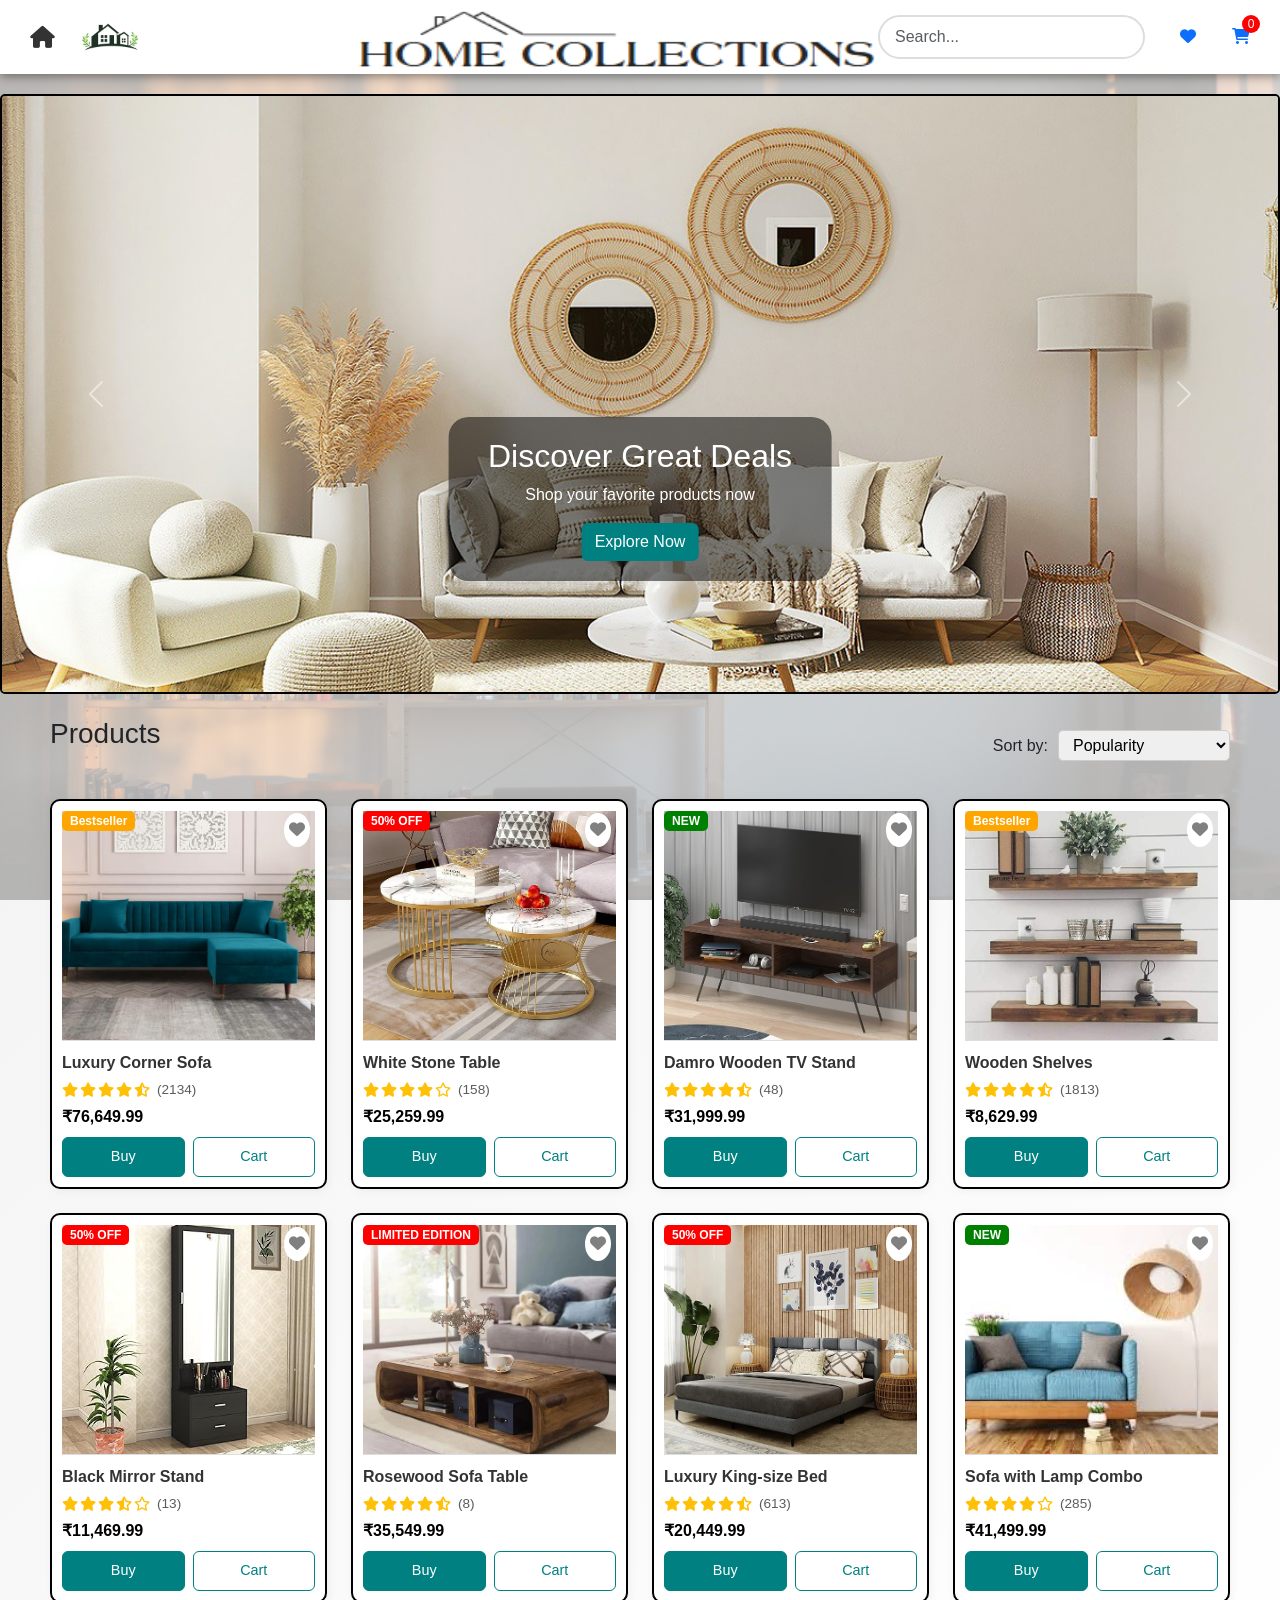
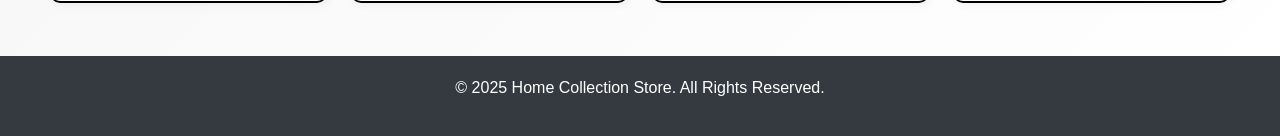
<file: HTML/home.html>
<!DOCTYPE html>
<html lang="en">
<head>
  <meta charset="UTF-8" />
  <meta name="viewport" content="width=device-width, initial-scale=1.0" />
  <title>Home Category</title>
  <link rel="icon" href="../Images/homeicon.png">
  <link href="https://cdn.jsdelivr.net/npm/bootstrap@5.3.0/dist/css/bootstrap.min.css" rel="stylesheet">
  <link rel="stylesheet" href="https://cdnjs.cloudflare.com/ajax/libs/font-awesome/6.0.0/css/all.min.css">
  <style>
    /* Full-page background image */
.background-overlay {
  position: fixed;
  top: 0;
  left: 0;
  width: 100%;
  height: 100%;
  background-image: url('../Images/homebg.jpeg'); /* Replace with your image path */
  background-size: cover;
  background-position: center;
  opacity: 0.3; /* Controls translucency */
  z-index: -1;  /* Places it behind content */
}
    body {
        background: linear-gradient(135deg, #f0f0f0, #ffffff);
        font-family: 'Segoe UI', Tahoma, Geneva, Verdana, sans-serif;
    }
    header {
  display: flex;
  justify-content: space-between;
  align-items: center;
  padding: 15px 30px;
  background: #fff;
  box-shadow: 0 2px 10px rgba(0, 0, 0, 0.452);
  position: relative;
}

.nav-left,
.nav-right {
  display: flex;
  align-items: center;
  gap: 15px;
}

.nav-title {
  position: absolute;
  left: 48%;
  transform: translateX(-50%);
  font-size: 20px;
  font-weight: 600;
  color: #333;
  white-space: nowrap;
}

.home-link {
  font-size: 22px;
  color: #333;
  text-decoration: none;
}

.home-link:hover {
  color: #000;
}

.search-box {
  flex-grow: 1;
  margin-right: 20px;
}

.search-box input {
  width: 100%;
  padding: 8px 15px;
  border: 2px solid #ddd;
  border-radius: 25px;
}

.icon-wrapper {
  display: flex;
  align-items: center;
  gap: 20px;
}

.wishlist-icon {
  position: absolute;
  top: 12px;
  right: 15px;
  background: white;
  border-radius: 50%;
  padding: 5px;
  cursor: pointer;
  color: gray;
  transition: color 0.3s ease;
}

.wishlist-icon.active {
  color: red;
}


.cart-icon-wrapper {
  position: relative;
  display: inline-block;
}

.cart-count {
  position: absolute;
  top: -10px;
  right: -10px;
  background: red;
  color: white;
  font-size: 12px;
  width: 18px;
  height: 18px;
  text-align: center;
  line-height: 18px;
  border-radius: 50%;
}


    .carousel-inner {
      height: 600px;
      border: 2px solid black;
      border-radius: 5px;
      overflow: hidden;
      margin: 20px 0;
    }
    
    .carousel-inner img {
    object-fit: cover;
    height: 100%;
    width: 100%;
    }
    /* .carousel-inner {
  height: 800px;
  width: 1300px;
} */

/* .carousel-img {
  height: 100%;
  object-fit: cover;
} */

.carousel-caption {
  position: absolute;           /* stays on top of image */
  bottom: 30%;                  /* vertical position from bottom */
  left: 50%;                    /* horizontal position */
  transform: translateX(-50%);  /* center it horizontally */
  background: rgba(0, 0, 0, 0.5); /* dark transparent background */
  padding: 20px 30px;
  border-radius: 20px;
  width: 30%;                   /* width of the caption box */
  text-align: center;
}

.carousel-caption h2,
.carousel-caption p {
  color: #fff;
}

/* Responsive Styles */
@media (max-width: 991px) {
  header {
    flex-direction: column;
    padding: 10px;
    gap: 10px;
    height: auto;
  }
  .nav-left {
    width: 100%;
    justify-content: space-between;
  }
  .nav-title {
    position: static;
    transform: none;
    width: 100%;
    text-align: center;
    margin: 10px 0;
  }
  .nav-title img {
    width: 100%;
    max-width: 300px;
    height: auto;
  }
  .nav-right {
    width: 100%;
    justify-content: center;
    gap: 15px;
  }
  .search-box {
    margin-right: 0;
    width: 100%;
    max-width: 300px;
  }
  
  .carousel-inner {
    height: 350px !important;
    width: 100% !important;
  }
  .carousel-caption {
    width: 70%;
    padding: 10px;
  }
  .carousel-caption h2 {
    font-size: 1.2rem;
  }
  .carousel-caption p {
    font-size: 0.9rem;
  }
  
  .products-section {
    padding: 10px 15px;
  }
  
  .row-cols-sm-2 > * {
    flex: 0 0 auto;
    width: 50%;
  }
}


  .sort-filter-container {
  display: flex;
  align-items: center;
  gap: 10px;
}

.sort-filter-container label {
  font-weight: 500;
}

.sort-filter-container select {
  padding: 5px 10px;
  border-radius: 5px;
  border: 1px solid #ccc;
}

.products-section {
    padding: 3px 50px;
}
.product-card {
    border: 2px solid black;
    border-radius: 10px;
    padding: 10px;
    text-align: center;
    background-color: #fff;
    box-shadow: 2px 2px 10px rgba(0,0,0,0.05);
    transition: transform 0.2s;
    position: relative;
}
.product-name {
  font-size: 1rem;
  font-weight: 600;
  margin-top: 10px;
  text-align: left;
  color: #333;
}

.product-rating {
  margin-top: 5px;
  font-size: 0.9rem;
  color: #777;
  display: flex;
  align-items: center;
  gap: 2px;
}

.product-rating .rating-count {
  margin-left: 5px;
  font-size: 0.85rem;
}

.product-price {
  font-size: 1rem;
  font-weight: bold;
  margin-top: 5px;
  color: black;
  text-align: left;
}

    .product-card:hover {
      transform: scale(1.02);
    }
    .product-card img {
      width: 100%;
      height: 230px;
      object-fit: cover;
      border-bottom: 1px solid #ddd;
    }
    .wishlist-icon {
      position: absolute;
      top: 12px;
      right: 15px;
      background: white;
      border-radius: 70%;
      padding: 5px;
      cursor: pointer;
      color: gray;
    }
    .wishlist-icon.active {
      color: red;
    }
    .product-details {
      display: flex;
      justify-content: space-between;
      align-items: center;
      padding-top: 10px;
    }
    .buy-btn {
  background-color: #008080;
  color: white;
}
.cart-btn {
  border-color: #008080;
  color: #008080;
}

    .buy-btn, .cart-btn {
    padding-top: 8px;
    padding-bottom: 8px;
    border-radius: 6px;
    transition: background-color 0.3s, transform 0.2s ease;
    font-size: 0.9rem;
    }

    .buy-btn:hover {
  background-color: #006666; /* darker teal */
  transform: translateY(-1px);
}

.cart-btn:hover {
  background-color: #e0f5f5; /* soft teal-tinted gray */
  color: #006666;
  transform: translateY(-1px);
}

    footer {
      background: #343a40;
      color: white;
      text-align: center;
      padding: 20px;
      margin-top: 50px;
    }
    .badge {
    position: absolute;
    top: 10px;
    left: 10px;
    background: red;
    color: white;
    padding: 4px 8px;
    font-size: 12px;
    border-radius: 5px;
  }
  .badge.new {
    background: green;
  }

  .badge.bestseller {
    background: orange;
  }

  .popup-notification {
  position: fixed;
  top: 20px;
  right: 20px;
  background-color: #006666;
  color: white;
  padding: 12px 20px;
  border-radius: 10px;
  font-weight: 500;
  font-size: 16px;
  box-shadow: 0 4px 10px rgba(0,0,0,0.2);
  opacity: 0;
  pointer-events: none;
  transition: opacity 0.4s ease, transform 0.4s ease;
  z-index: 9999;
}

.popup-notification.show {
  opacity: 1;
  transform: translateY(0);
}

.popup-notification.hide {
  opacity: 0;
  transform: translateY(-20px);
}

.back-to-top {
    position: fixed;
    bottom: 30px;
    right: 30px;
    width: 50px;
    height: 50px;
    border-radius: 50%;
    background-color: #2c3e50;
    color: white;
    display: flex;
    justify-content: center;
    align-items: center;
    font-size: 24px;
    cursor: pointer;
    box-shadow: 0 4px 10px rgba(0,0,0,0.3);
    opacity: 0;
    visibility: hidden;
    transition: all 0.3s ease;
    z-index: 1000;
  }
  
  .back-to-top.visible {
    opacity: 1;
    visibility: visible;
  }
  
  .back-to-top:hover {
    background-color: #4ca1af;
    transform: translateY(-5px);
  }

  .btn-primary {
  background-color: #008080; /* Your custom color */
  border-color: #008080;
}

.btn-primary:hover {
  background-color: #006666; /* Darker hover shade */
  border-color: #006666;
}


  </style>
</head>
<body>
    <div id="popup" class="popup-notification">Item added to cart ✅</div>

  <div class="background-overlay"></div>

  <header>
  <div class="nav-left">
    <a href="homepage.html" class="home-link">
      <i class="fas fa-home"></i>
    </a>
    <div id="category-logo">
      <a href="home.html">
        <img src="../Images/homelogo.jpg" alt="Home Logo" height="40px">
      </a>
    </div>
  </div>

  <div class="nav-title">
    <img src="../Images/hometitle.png" alt="" height="70px" width="530px">
  </div>

  <div class="nav-right">
    <div class="search-box">
      <div class="position-relative">
        <input type="text" placeholder="Search..." id="searchInput" class="form-control pe-5" style="padding-right: 30px;">
        <span id="clearSearch" style="position:absolute; right:15px; top:50%; transform:translateY(-50%); cursor:pointer; display:none;">&times;</span>
      </div>
    </div>
    <div class="icon-wrapper">
    <a href="wishlist.html" class="wishlist-icon-wrapper me-3">
        <i class="fas fa-heart"></i>
    </a>
    <a href="cart.html" class="cart-icon-wrapper">
        <i class="fas fa-shopping-cart"></i>
        <span class="cart-count" id="cart-count">0</span>
    </a>
    </div>


      <!-- <span class="cart-icon-wrapper">
        <i class="fas fa-shopping-cart"></i>
        <span class="cart-count" id="cart-count">0</span>
      </span> -->
    </div>
  </div>
</header>

    <div id="heroCarousel" class="carousel slide" data-bs-ride="carousel">
  <div class="carousel-inner">
    <div class="carousel-item active">
      <img src="../Images/homebanner1.jpg" class="d-block w-100 carousel-img" alt="...">
      <div class="carousel-caption d-none d-md-block">
        <h2>Discover Great Deals</h2>
        <p>Shop your favorite products now</p>
        <a href="#products" class="btn btn-primary">Explore Now</a>
      </div>
    </div>
    <div class="carousel-item">
      <img src="../Images/homebanner2.jpg" class="d-block w-100 carousel-img" alt="...">
      <div class="carousel-caption d-none d-md-block">
        <h2>Weekend Offers</h2>
        <p>Check out the weekend collections</p>
        <a href="#products" class="btn btn-light text-dark">Shop Now</a>
      </div>
    </div>
    <div class="carousel-item">
      <img src="../Images/homebanner.jpg" class="d-block w-100 carousel-img" alt="...">
      <div class="carousel-caption d-none d-md-block">
        <h2>New Arrivals</h2>
        <p>Check out the latest collections</p>
        <a href="#products" class="btn btn-light text-dark">Shop Now</a>
      </div>
    </div>
    <div class="carousel-item">
      <img src="../Images/homebanner4.jpg" class="d-block w-100 carousel-img" alt="...">
      <div class="carousel-caption d-none d-md-block">
        <h2>Limited Edition</h2>
        <p>Check out the limited edition collections</p>
        <a href="#products" class="btn btn-light text-dark">Shop Now</a>
      </div>
    </div>
    <!-- Add more carousel items if needed -->
  </div>

  <!-- Controls -->
  <button class="carousel-control-prev" type="button" data-bs-target="#heroCarousel" data-bs-slide="prev">
    <span class="carousel-control-prev-icon"></span>
  </button>
  <button class="carousel-control-next" type="button" data-bs-target="#heroCarousel" data-bs-slide="next">
    <span class="carousel-control-next-icon"></span>
  </button>
</div>

    <div class="products-section">
    <div class="d-flex justify-content-between align-items-center mb-4">
    <h3 class="mb-4">Products</h3>

    <!-- ✅ Sort Options -->
    <div class="sort-filter-container">
      <label for="sort-by">Sort by:</label>
      <select id="sort-by">
        <option value="popularity">Popularity</option>
        <option value="price-low">Price: Low to High</option>
        <option value="newest">Newest First</option>
        <option value="ratings">Customer Ratings</option>
        <option value="discount">Discount %</option>
      </select>
    </div>
  </div>
      
      <div class="row row-cols-1 row-cols-sm-2 row-cols-md-3 row-cols-lg-4 g-4">
        
        <!-- Repeat for 6 products -->
        <div class="col">
          <div class="product-card">
  <div class="wishlist-icon"><i class="fas fa-heart"></i></div>
        <div class="badge bestseller">Bestseller</div>
        <img src="../Images/home1.jpg" alt="Product Image">

        <div class="product-name">Luxury Corner Sofa</div>

        <div class="product-rating">
            <i class="fas fa-star text-warning"></i>
            <i class="fas fa-star text-warning"></i>
            <i class="fas fa-star text-warning"></i>
            <i class="fas fa-star text-warning"></i>
            <i class="fas fa-star-half-alt text-warning"></i>
            <span class="rating-count text-muted">(2134)</span>
        </div>

        <div class="product-price">₹76,649.99</div>

        <div class="d-flex gap-2 mt-2">
            <button class="btn btn-sm btn-primary buy-btn w-100">Buy</button>
            <button class="btn btn-sm btn-outline-secondary cart-btn w-100">Cart</button>
        </div>
        </div>

        </div>
        <div class="col">
          <div class="product-card">
            <div class="wishlist-icon"><i class="fas fa-heart"></i></div>
            <div class="badge">50% OFF</div>
            <img src="../Images/home2.jpg" alt="Product Image">
            <div class="product-name">White Stone Table</div>
            <div class="product-rating">
                <i class="fas fa-star text-warning"></i>
                <i class="fas fa-star text-warning"></i>
                <i class="fas fa-star text-warning"></i>
                <i class="fas fa-star text-warning"></i>
                <i class="far fa-star text-warning"></i>
                <span class="rating-count text-muted">(158)</span>
            </div>
            <div class="product-price">₹25,259.99</div>

            <div class="d-flex gap-2 mt-2">
                <button class="btn btn-sm btn-primary buy-btn w-100">Buy</button>
              <button class="btn btn-sm btn-outline-secondary cart-btn w-100">Cart</button>
            </div>
          </div>
        </div>
        <div class="col">
          <div class="product-card">
            <div class="wishlist-icon"><i class="fas fa-heart"></i></div>
            <div class="badge new">NEW</div>
            <img src="../Images/home3.jpg" alt="Product Image">
            <div class="product-name">Damro Wooden TV Stand</div>
            <div class="product-rating">
                <i class="fas fa-star text-warning"></i>
                <i class="fas fa-star text-warning"></i>
                <i class="fas fa-star text-warning"></i>
                <i class="fas fa-star text-warning"></i>
                <i class="fas fa-star-half-alt text-warning"></i>
                <span class="rating-count text-muted">(48)</span>
            </div>
            <div class="product-price">₹31,999.99</div>

            <div class="d-flex gap-2 mt-2">
                <button class="btn btn-sm btn-primary buy-btn w-100">Buy</button>
              <button class="btn btn-sm btn-outline-secondary cart-btn w-100">Cart</button>
            </div>
          </div>
        </div>
        <div class="col">
          <div class="product-card">
            <div class="wishlist-icon"><i class="fas fa-heart"></i></div>
            <div class="badge bestseller">Bestseller</div>
            <img src="../Images/home4.jpg" alt="Product Image">
            <div class="product-name">Wooden Shelves</div>
            <div class="product-rating">
                <i class="fas fa-star text-warning"></i>
                <i class="fas fa-star text-warning"></i>
                <i class="fas fa-star text-warning"></i>
                <i class="fas fa-star text-warning"></i>
                <i class="fas fa-star-half-alt text-warning"></i>
                <span class="rating-count text-muted">(1813)</span>
            </div>
            <div class="product-price">₹8,629.99</div>

            <div class="d-flex gap-2 mt-2">
                <button class="btn btn-sm btn-primary buy-btn w-100">Buy</button>
              <button class="btn btn-sm btn-outline-secondary cart-btn w-100">Cart</button>
            </div>
          </div>
        </div>
        <div class="col">
          <div class="product-card">
            <div class="wishlist-icon"><i class="fas fa-heart"></i></div>
            <div class="badge">50% OFF</div>
            <img src="../Images/home5.jpg" alt="Product Image">
            <div class="product-name">Black Mirror Stand</div>
            <div class="product-rating">
                <i class="fas fa-star text-warning"></i>
                <i class="fas fa-star text-warning"></i>
                <i class="fas fa-star text-warning"></i>
                <i class="fas fa-star-half-alt text-warning"></i>
                <i class="far fa-star text-warning"></i>
                <span class="rating-count text-muted">(13)</span>
            </div>
            <div class="product-price">₹11,469.99</div>

            <div class="d-flex gap-2 mt-2">
                <button class="btn btn-sm btn-primary buy-btn w-100">Buy</button>
              <button class="btn btn-sm btn-outline-secondary cart-btn w-100">Cart</button>
            </div>
          </div>
        </div>
        <div class="col">
          <div class="product-card">
            <div class="wishlist-icon"><i class="fas fa-heart"></i></div>
            <div class="badge">LIMITED EDITION</div>
            <img src="../Images/home6.jpg" alt="Product Image">
            <div class="product-name">Rosewood Sofa Table</div>
            <div class="product-rating">
                <i class="fas fa-star text-warning"></i>
                <i class="fas fa-star text-warning"></i>
                <i class="fas fa-star text-warning"></i>
                <i class="fas fa-star text-warning"></i>
                <i class="fas fa-star-half-alt text-warning"></i>
                <span class="rating-count text-muted">(8)</span>
            </div>
            <div class="product-price">₹35,549.99</div>

            <div class="d-flex gap-2 mt-2">
                <button class="btn btn-sm btn-primary buy-btn w-100">Buy</button>
              <button class="btn btn-sm btn-outline-secondary cart-btn w-100">Cart</button>
            </div>
          </div>
        </div>
        <div class="col">
          <div class="product-card">
            <div class="wishlist-icon"><i class="fas fa-heart"></i></div>
            <div class="badge">50% OFF</div>
            <img src="../Images/home7.jpg" alt="Product Image">
            <div class="product-name">Luxury King-size Bed</div>
            <div class="product-rating">
                <i class="fas fa-star text-warning"></i>
                <i class="fas fa-star text-warning"></i>
                <i class="fas fa-star text-warning"></i>
                <i class="fas fa-star text-warning"></i>
                <i class="fas fa-star-half-alt text-warning"></i>
                <span class="rating-count text-muted">(613)</span>
            </div>
            <div class="product-price">₹20,449.99</div>

            <div class="d-flex gap-2 mt-2">
                <button class="btn btn-sm btn-primary buy-btn w-100">Buy</button>
              <button class="btn btn-sm btn-outline-secondary cart-btn w-100">Cart</button>
            </div>
          </div>
        </div>
        <div class="col">
          <div class="product-card">
            <div class="wishlist-icon"><i class="fas fa-heart"></i></div>
            <div class="badge new">NEW</div>
            <img src="../Images/home.jpeg" alt="Product Image">
            <div class="product-name">Sofa with Lamp Combo</div>
            <div class="product-rating">
            <i class="fas fa-star text-warning"></i>
            <i class="fas fa-star text-warning"></i>
            <i class="fas fa-star text-warning"></i>
            <i class="fas fa-star text-warning"></i>
            <i class="far fa-star text-warning"></i>
            <span class="rating-count text-muted">(285)</span>
            </div>
            <div class="product-price">₹41,499.99</div>

            <div class="d-flex gap-2 mt-2">
                <button class="btn btn-sm btn-primary buy-btn w-100">Buy</button>
              <button class="btn btn-sm btn-outline-secondary cart-btn w-100">Cart</button>
            </div>
          </div>
        </div>
        
        <!-- Clone above .col for more products -->
      </div>
    </div>
  </div>

<div class="back-to-top" id="backToTop">
  <i class="fas fa-arrow-up"></i>
</div>

  <footer>
    <p>&copy; 2025 Home Collection Store. All Rights Reserved.</p>
  </footer>

  <script>
    //Buy button functionality
    document.querySelectorAll('.buy-btn').forEach(button => {
  button.addEventListener('click', (e) => {
    const productCard = e.target.closest('.product-card');
    const img = productCard.querySelector('img').src;
    const title = productCard.querySelector('.product-name')?.textContent.trim();
    const price = productCard.querySelector('.product-price')?.textContent.trim();

    const product = { img, title, price, quantity: 1 };

    // Save this single product to a separate key in localStorage
    localStorage.setItem("directBuy", JSON.stringify([product]));

    // Redirect to shipping page
    window.location.href = "shipping.html"; // ✅ Update if your file has different name/path
  });
});

    //Cart button functionality
    document.querySelectorAll('.cart-btn').forEach(button => {
  button.addEventListener('click', (e) => {
    const productCard = e.target.closest('.product-card');
    const img = productCard.querySelector('img').src;
    const price = productCard.querySelector('.product-price')?.textContent.trim();
    const title = productCard.querySelector('.product-name')?.textContent.trim() || 'Shoe Item';

    const product = { img, price, title, quantity: 1 };

    let cart = JSON.parse(localStorage.getItem("cart")) || [];

    const existingIndex = cart.findIndex(p => p.title === product.title && p.price === product.price);

    if (existingIndex !== -1) {
      cart[existingIndex].quantity += 1;
    } else {
      cart.push(product);
    }

    localStorage.setItem("cart", JSON.stringify(cart));
    document.addEventListener('DOMContentLoaded', () => {
  const cart = JSON.parse(localStorage.getItem("cart")) || [];
  document.getElementById('cart-count').innerText = cart.reduce((sum, item) => sum + item.quantity, 0);
});

    showPopup();
  });
});

//wishlist functionality
document.querySelectorAll('.wishlist-icon').forEach(icon => {
  const productCard = icon.closest('.product-card');
  const title = productCard.querySelector('.product-name')?.textContent.trim();
  const price = productCard.querySelector('.product-price')?.textContent.trim();
  const img = productCard.querySelector('img').src;

  // Check if already in wishlist
  const wishlist = JSON.parse(localStorage.getItem("wishlist")) || [];
  const isInWishlist = wishlist.some(item => item.title === title && item.price === price);

  if (isInWishlist) icon.classList.add('active');
  else icon.classList.remove('active');

  icon.addEventListener('click', () => {
    let wishlist = JSON.parse(localStorage.getItem("wishlist")) || [];
    const index = wishlist.findIndex(item => item.title === title && item.price === price);

    if (index === -1) {
      wishlist.push({ img, title, price });
      localStorage.setItem("wishlist", JSON.stringify(wishlist));
      icon.classList.add('active'); // ✅ instantly turn red
      showPopup("Item added to wishlist ❤️");
    } else {
      wishlist.splice(index, 1);
      localStorage.setItem("wishlist", JSON.stringify(wishlist));
      icon.classList.remove('active'); // ✅ instantly turn grey
      showPopup("Item removed from wishlist 💔");
    }
  });
});

// On load: sync cart count from localStorage
document.addEventListener('DOMContentLoaded', () => {
  const cart = JSON.parse(localStorage.getItem("cart")) || [];
  document.getElementById('cart-count').innerText = cart.length;
});

function showPopup(message = "Item added to cart ✅") {
  const popup = document.getElementById('popup');
  popup.textContent = message;
  popup.classList.add('show');
  setTimeout(() => {
    popup.classList.remove('show');
  }, 2000); // Visible for 2 seconds
}

    document.querySelectorAll('.wishlist-icon').forEach(icon => {
      icon.addEventListener('click', () => {
        icon.classList.toggle('active');
      });
    });

  document.addEventListener("DOMContentLoaded", () => {
    const sortSelect = document.getElementById("sort-by");
    const productGrid = document.querySelector(".row");

    sortSelect.addEventListener("change", () => {
      const selectedOption = sortSelect.value;
      const productCards = Array.from(productGrid.children);

      const sortedCards = productCards.sort((a, b) => {
        const badgeA = a.querySelector(".badge")?.textContent.trim().toLowerCase() || "";
        const badgeB = b.querySelector(".badge")?.textContent.trim().toLowerCase() || "";

        const priceA = parseFloat(a.querySelector(".product-details span")?.textContent.replace("$", "")) || 0;
        const priceB = parseFloat(b.querySelector(".product-details span")?.textContent.replace("$", "")) || 0;

        const ratingCountA = parseInt(a.querySelector(".rating-count")?.textContent.replace(/[()]/g, "")) || 0;
        const ratingCountB = parseInt(b.querySelector(".rating-count")?.textContent.replace(/[()]/g, "")) || 0;

        // Extract discount number (e.g., "50% OFF" -> 50)
        const discountA = /(\d+)%\s*off/.test(badgeA) ? parseInt(RegExp.$1) : 0;
        const discountB = /(\d+)%\s*off/.test(badgeB) ? parseInt(RegExp.$1) : 0;

        switch (selectedOption) {
          case "popularity":
          case "ratings":
            return ratingCountB - ratingCountA;

          case "price-low":
            return priceA - priceB;

          case "newest":
            const isNewA = badgeA === "new" ? 1 : 0;
            const isNewB = badgeB === "new" ? 1 : 0;
            return isNewB - isNewA;

          case "discount":
            return discountB - discountA;

          default:
            return 0;
        }
      });

      // Re-render the sorted cards
      productGrid.innerHTML = "";
      sortedCards.forEach(card => productGrid.appendChild(card));
    });
  });

  // Back to top button functionality 
  const backToTopButton = document.getElementById('backToTop');
  
  if (backToTopButton) {
    // Show/hide the button based on scroll position
    window.addEventListener('scroll', function() {
      if (window.pageYOffset > 300) {
        backToTopButton.classList.add('visible');
      } else {
        backToTopButton.classList.remove('visible');
      }
    });
    
    // Smooth scroll to top when clicked
    backToTopButton.addEventListener('click', function() {
      window.scrollTo({
        top: 0,
        behavior: 'smooth'
      });
    });
  }

  //Search Filter Funcitonality
  document.addEventListener("DOMContentLoaded", () => {
  const searchInput = document.getElementById('searchInput');
  const clearBtn = document.getElementById('clearSearch');
  const productCards = document.querySelectorAll('.product-card');
  const heroCarousel = document.getElementById('heroCarousel');

  function filterProducts() {
    const query = searchInput.value.trim().toLowerCase();
    let anyVisible = false;

    productCards.forEach(card => {
      const name = card.querySelector('.product-name')?.textContent.toLowerCase();
      const match = name.includes(query);
      card.parentElement.style.display = match ? 'block' : 'none';
      if (match) anyVisible = true;
    });

    heroCarousel.style.display = query ? 'none' : 'block';
    clearBtn.style.display = query ? 'block' : 'none';
  }

  // Filter as user types
  searchInput.addEventListener('input', filterProducts);

  // Clear button functionality
  clearBtn.addEventListener('click', () => {
    searchInput.value = '';
    filterProducts();
  });

  // Optional: handle Escape key to clear
  searchInput.addEventListener('keydown', (e) => {
    if (e.key === 'Escape') {
      searchInput.value = '';
      filterProducts();
    }
  });
});

  </script>
  <script src="https://cdn.jsdelivr.net/npm/bootstrap@5.3.0/dist/js/bootstrap.bundle.min.js"></script>
</body>
</html>
</file>
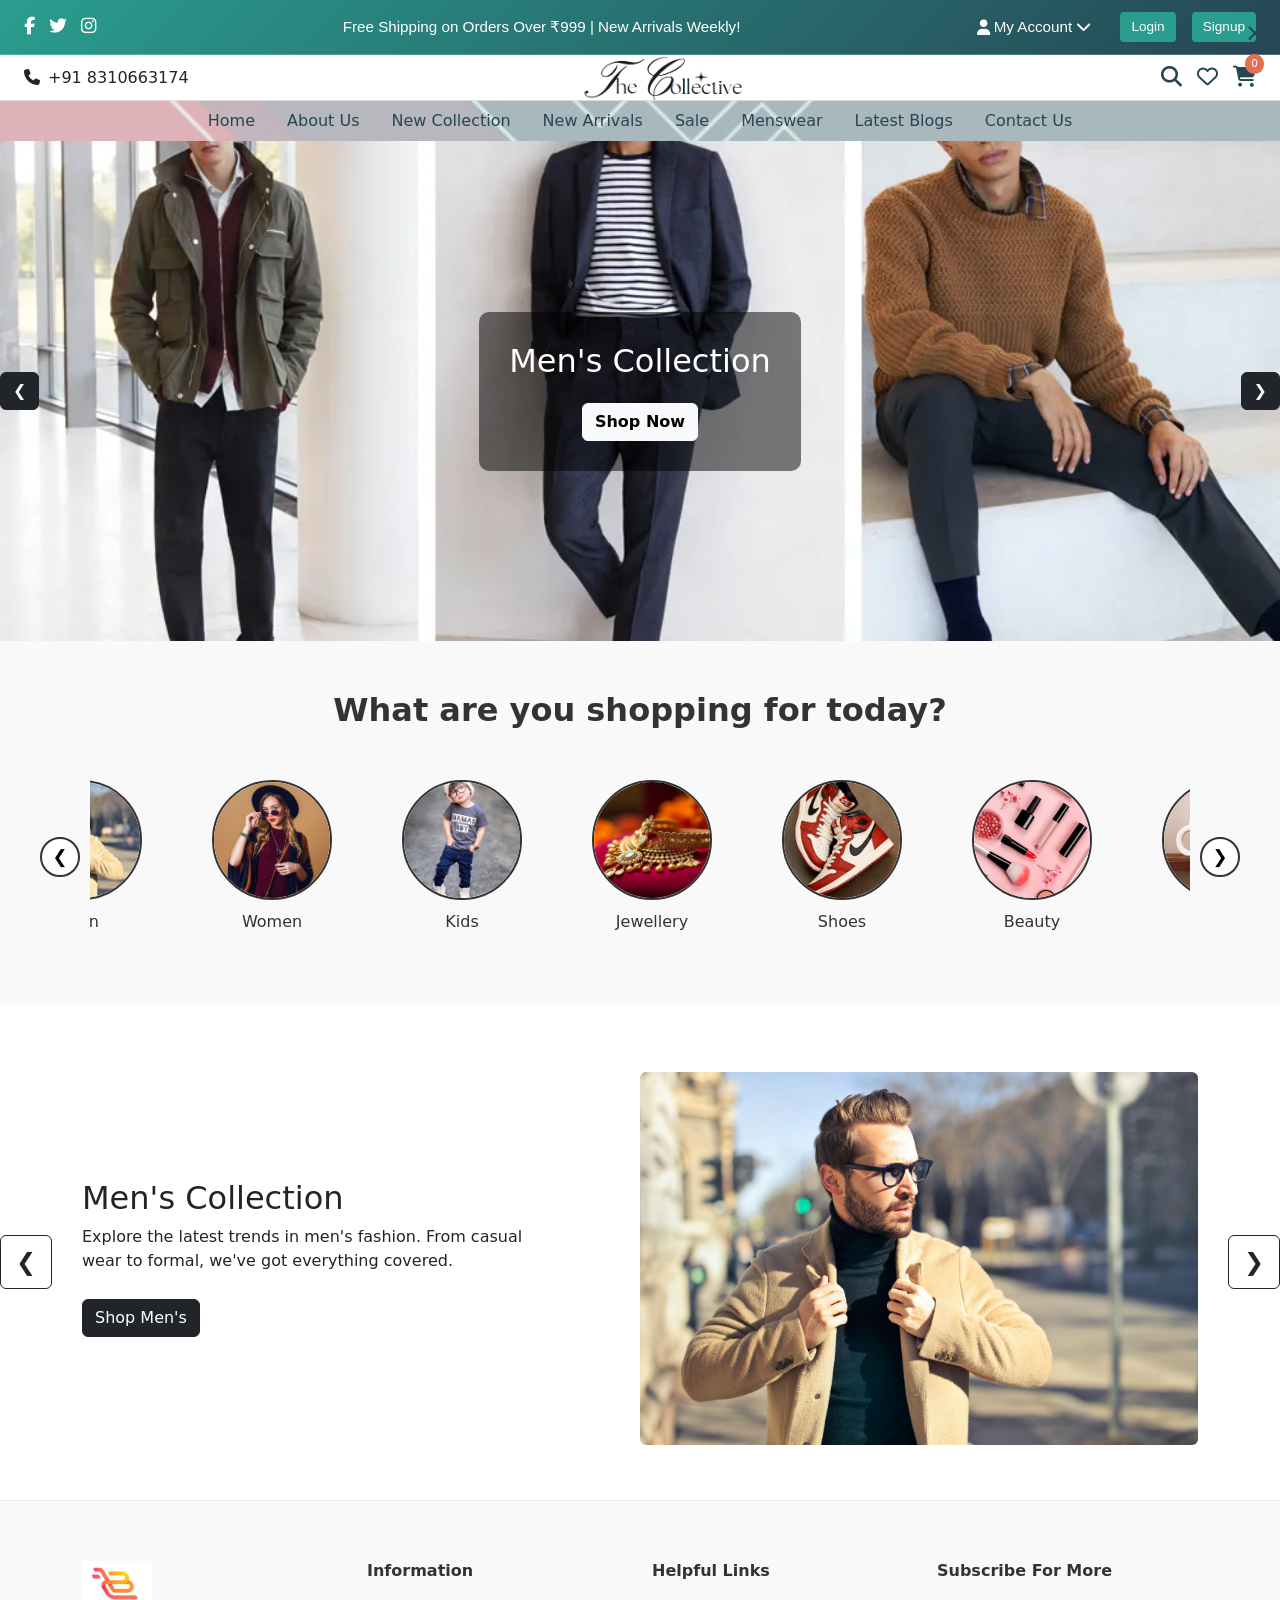
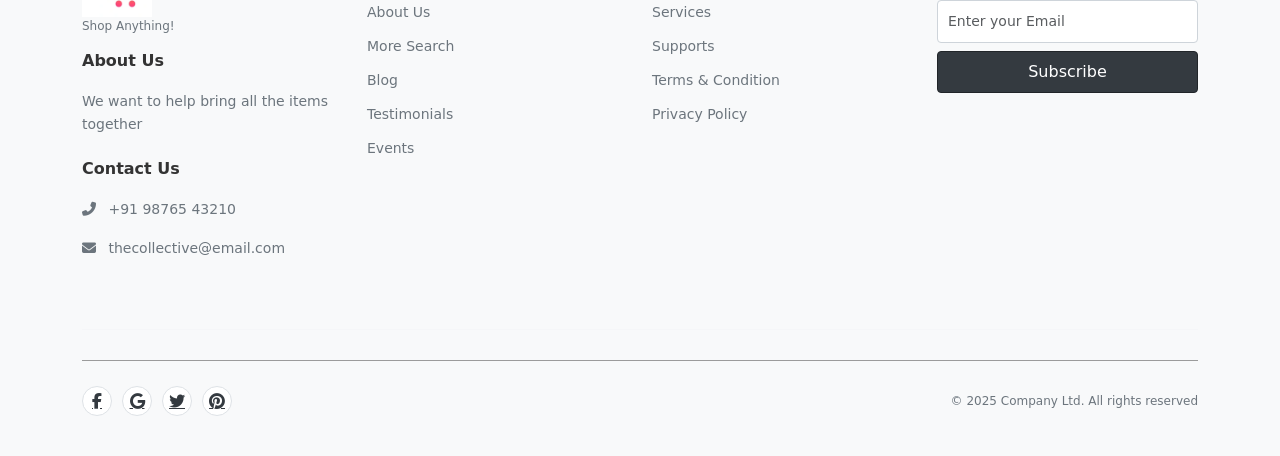
<file: HTML/homepage.html>
<!DOCTYPE html>
<html lang="en">
<head>
  <meta charset="UTF-8">
  <meta name="viewport" content="width=device-width, initial-scale=1.0">
  <title>The Collective | Homepage</title>
  <link href="https://cdn.jsdelivr.net/npm/bootstrap@5.3.0/dist/css/bootstrap.min.css" rel="stylesheet">
  <link href="https://cdnjs.cloudflare.com/ajax/libs/font-awesome/6.4.0/css/all.min.css" rel="stylesheet">
  <link rel="icon" href="../Images/logo1.png">
  <style>
    :root {
  --deep-teal: #264653;
  --teal: #2a9d8f;
  --sand: #e9c46a;
  --orange: #f4a261;
  --rust: #e76f51;
  --light-teal: rgba(42, 157, 143, 0.1);
  --gradient-primary: linear-gradient(135deg, var(--teal) 0%, var(--deep-teal) 100%);
}

/* Top Header */
.top-header {
  background: var(--gradient-primary);
  color: #fff;
  padding: 12px 20px;
  font-size: 0.95rem;
  font-family: 'Helvetica Neue', Helvetica, Arial, sans-serif;
  border-bottom: 1px solid rgba(255, 255, 255, 0.2);
}
.social-icons a i {
  color: #fff;
  font-size: 1.1rem;
  margin-right: 10px;
  transition: color 0.3s ease;
}
.social-icons a i:hover {
  color: var(--sand);
}
.account-section i {
  margin-right: 5px;
}

/* Middle Header */
.middle-header {
  background-color: #fff;
  border-bottom: 1px solid #ddd;
}
.icon-btn {
  color: var(--deep-teal);
  margin-left: 15px;
  text-decoration: none;
  font-size: 1.3rem;
  transition: transform 0.3s ease, color 0.3s ease;
}
.icon-btn:hover {
  color: var(--teal);
  transform: scale(1.1);
}
.brand-logo img {
  height: 45px;
}

/* Search Box */
#search-box {
  display: none;
  position: absolute;
  top: 36px;
  left: 0;
  width: 220px;
  padding: 8px 12px;
  border: 1px solid var(--teal);
  border-radius: 8px;
  outline: none;
  background-color: #fff;
  color: var(--deep-teal);
  box-shadow: 0 4px 10px rgba(0, 0, 0, 0.1);
  transition: opacity 0.3s ease, transform 0.3s ease;
  z-index: 10;
}

/* Cart Count */
.cart-count-badge {
  position: absolute;
  top: -6px;
  right: -10px;
  background-color: var(--rust);
  color: white;
  font-size: 12px;
  padding: 2px 6px;
  border-radius: 50%;
  font-weight: bold;
}

/* Navigation */
.nav-header {
  background-color: var(--light-teal);
}
.nav-header .nav-link {
  padding: 0.5rem 1rem;
  font-weight: 500;
  color: var(--deep-teal);
  transition: color 0.3s ease;
}
.nav-header .nav-link:hover {
  color: var(--rust);
}

/* Responsive */
@media (max-width: 991px) {
  .top-header {
    flex-wrap: wrap;
    justify-content: center !important;
    text-align: center;
    gap: 10px;
  }
  .top-msg {
    order: -1;
    width: 100%;
    font-size: 0.8rem;
  }
  .social-icons {
    display: none;
  }
  
  .middle-header {
    flex-direction: column;
    padding: 15px !important;
    gap: 15px;
  }
  .middle-header > div:first-child {
    display: none;
  }
  .brand-logo img {
    height: 35px;
  }
  
  .nav-header {
    display: none;
    position: fixed;
    top: 0;
    left: -100%;
    width: 250px;
    height: 100vh;
    background: #fff;
    z-index: 1050;
    transition: left 0.3s ease;
    box-shadow: 2px 0 10px rgba(0,0,0,0.1);
  }
  .nav-header.active {
    display: block;
    left: 0;
  }
  .nav-header .nav {
    flex-direction: column;
    padding-top: 60px;
  }
  .nav-header .nav-item {
    border-bottom: 1px solid #eee;
  }
  
  /* Hamburger Menu Toggle */
  .mobile-toggle {
    display: block !important;
    background: none;
    border: none;
    font-size: 1.5rem;
    color: var(--deep-teal);
    cursor: pointer;
  }
  
  .carousel-slide img {
    height: 350px !important;
  }
  .carousel-caption h1 {
    font-size: 1.8rem;
  }
  .carousel-caption p {
    font-size: 0.9rem;
  }
}

.mobile-toggle {
  display: none;
}

.mobile-nav-overlay {
  display: none;
  position: fixed;
  top: 0;
  left: 0;
  width: 100%;
  height: 100%;
  background: rgba(0,0,0,0.5);
  z-index: 1040;
}
.mobile-nav-overlay.active {
  display: block;
}

.close-nav {
  position: absolute;
  top: 15px;
  right: 15px;
  font-size: 1.5rem;
  color: var(--deep-teal);
  cursor: pointer;
}


    .slider-container {
      height: 500px;
      position: relative;
      overflow: hidden;
    }
    .slide {
      background-size: cover;
      background-position: center;
      height: 100%;
      width: 100%;
      position: absolute;
      opacity: 0;
      transition: opacity 0.5s ease-in-out;
      display: flex;
      align-items: center;
      justify-content: center;
    }
    .slide.active {
      opacity: 1;
      z-index: 1;
    }
    .slide-content {
      background: rgba(0, 0, 0, 0.5);
      padding: 30px;
      border-radius: 10px;
    }
    .shop-btn {
      margin-top: 15px;
      font-weight: bold;
    }
    .prev, .next {
      z-index: 2;
    }
    .content-slider-container {
      position: relative;
      overflow: hidden;
      height: 400px;
    }
    .content-slide {
      position: absolute;
      top: 0;
      left: 0;
      width: 100%;
      opacity: 0;
      transition: opacity 0.5s ease-in-out;
      padding: 20px 0;
    }
    .content-slide.active {
      opacity: 1;
      position: relative;
      z-index: 1;
    }
    .content-slider-container .btn {
      margin-top: 10px;
    }
    .content-prev,
    .content-next {
      z-index: 2;
      font-size: 1.5rem;
      padding: 8px 15px;
    }
    .carousel-container {
      display: flex;
      transition: transform 0.6s ease-in-out;
    }
    .carousel-slide {
      min-width: 100%;
      position: relative;
      display: none;
      justify-content: center;
      align-items: center;
    }
    .carousel-slide.active {
      display: flex;
    }
    .carousel-slide img {
      width: 100%;
      height: 600px;
      object-fit: cover;
      filter: brightness(0.5);
    }
    .carousel-caption {
      position: absolute;
      color: #008080;
      text-align: center;
      z-index: 10;
    }
    .carousel-caption h1 {
      font-size: 3rem;
      margin-bottom: 10px;
    }
    .carousel-caption p {
      font-size: 1.2rem;
      margin-bottom: 20px;
    }
    .carousel-controls {
      position: absolute;
      top: 50%;
      width: 100%;
      display: flex;
      justify-content: space-between;
      z-index: 20;
      padding: 0 20px;
      transform: translateY(-50%);
    }
    .carousel-controls span {
      font-size: 2rem;
      color: white;
      cursor: pointer;
    }

    /* Category Carousel Styling */
    .category-carousel {
      padding: 50px 0;
      text-align: center;
      background-color: #f9f9f9;
    }
    
    .category-carousel h2 {
      margin-bottom: 30px;
      font-weight: 600;
      color: #333;
    }
    
    .category-container {
      position: relative;
      max-width: 1200px;
      margin: 0 auto;
      padding: 0 50px;
    }
    
    .category-track {
      display: flex;
      overflow-x: hidden;
      scroll-behavior: smooth;
      gap: 30px;
      padding: 10px 0;
      scroll-behavior: smooth;
      scrollbar-width: none;
    }

    .category-track::-webkit-scrollbar {
  display: none; /* Hide scrollbar for Chrome, Safari */
}
    
    .category {
      flex: 0 0 auto;
      width: 140px;
      margin: 10px;
      text-align: center;
      transition: all 0.3s ease;
      cursor: pointer;
    }
    
    .category img {
      width: 120px;
      height: 120px;
      border-radius: 50%;
      border: 2px solid #333;
      object-fit: cover;
      transition: all 0.3s ease;
    }
    
    .category:hover img {
      transform: scale(1.05);
      border-color: #4ca1af;
      box-shadow: 0 5px 15px rgba(0,0,0,0.2);
    }
    
    .category span {
      display: block;
      margin-top: 10px;
      font-weight: 500;
      color: #333;
    }
    
    .category-btn {
      position: absolute;
      top: 50%;
      transform: translateY(-50%);
      width: 40px;
      height: 40px;
      background: #fff;
      border: 2px solid #333;
      border-radius: 50%;
      display: flex;
      align-items: center;
      justify-content: center;
      cursor: pointer;
      font-size: 18px;
      z-index: 5;
      transition: all 0.3s ease;
    }
    
    .category-btn:hover {
      background: #333;
      color: #fff;
    }
    
    .category-btn.left {
      left: 0;
    }
    
    .category-btn.right {
      right: 0;
    }

    .footer {
  background-color: #f8f9fa;
  padding: 60px 0 30px;
  color: #333;
  border-top: 1px solid #e9ecef;
}

.footer h5 {
  font-size: 16px;
  font-weight: 600;
  margin-bottom: 20px;
  position: relative;
}

.footer-logo h4 {
  font-weight: bold;
  margin-bottom: 0;
}

.tagline {
  font-size: 12px;
  color: #6c757d;
}

.about-text, .contact-info p {
  font-size: 14px;
  line-height: 1.6;
  color: #6c757d;
}

.footer-links {
  list-style: none;
  padding-left: 0;
}

.footer-links li {
  margin-bottom: 10px;
}

.footer-links a {
  color: #6c757d;
  text-decoration: none;
  font-size: 14px;
  transition: color 0.3s;
}

.footer-links a:hover {
  color: #343a40;
  text-decoration: none;
}

.form-control {
  border-radius: 4px;
  background-color: #fff;
  border: 1px solid #ced4da;
  padding: 10px;
  font-size: 14px;
}

.btn-subscribe {
  width: 100%;
  border-radius: 4px;
  padding: 8px;
  background-color: #343a40;
  color: white;
  transition: background-color 0.3s;
}

.btn-subscribe:hover {
  background-color: #212529;
}

.footer-divider {
  margin: 30px 0;
  border-top: 1px solid #e9ecef;
}

.social-divider {
  margin: 15px 0;
  border-top: 1px solid #858484; 
  opacity: 0.8;  
}

.footer-bottom {
  padding-top: 10px;
  padding-bottom: 10px;
}

.copyright {
  font-size: 12px;
  color: #6c757d;
  margin-bottom: 0;
}

.social-section {
  margin-top: 20px;
}

.social-links {
  display: flex;
  gap: 10px;
}

.social-icon {
  display: inline-flex;
  align-items: center;
  justify-content: center;
  width: 30px;
  height: 30px;
  background-color: #fff;
  border-radius: 50%;
  color: #343a40;
  border: 1px solid #dee2e6;
  transition: all 0.3s;
}

.social-icon:hover {
  background-color: #343a40;
  color: #fff;
}

  .back-to-top {
    position: fixed;
    bottom: 30px;
    right: 30px;
    width: 50px;
    height: 50px;
    border-radius: 50%;
    background-color: #2c3e50;
    color: white;
    display: flex;
    justify-content: center;
    align-items: center;
    font-size: 24px;
    cursor: pointer;
    box-shadow: 0 4px 10px rgba(0,0,0,0.3);
    opacity: 0;
    visibility: hidden;
    transition: all 0.3s ease;
    z-index: 1000;
  }
  
  .back-to-top.visible {
    opacity: 1;
    visibility: visible;
  }
  
  .back-to-top:hover {
    background-color: #4ca1af;
    transform: translateY(-5px);
  }

  .background-overlay {
  position: fixed;
  top: 0;
  left: 0;
  width: 100%;
  height: 100%;
  background-image: url('../Images/mainbanner.jpg'); /* Replace with your image path */
  background-size: cover;
  background-position: center;
  opacity: 0.3; /* Controls translucency */
  z-index: -1;  /* Places it behind content */
}
:root {
  --deep-teal: #264653;
  --teal: #2a9d8f;
  --sand: #e9c46a;
  --orange: #f4a261;
  --rust: #e76f51;
  --light-teal: rgba(42, 157, 143, 0.1);
  --gradient-primary: linear-gradient(135deg, var(--teal) 0%, var(--deep-teal) 100%);
}

/* .btn-login, .btn-signup {
  background-color: var(--teal);
  color: #fff;
  border: none;
  padding: 4px 10px;
  border-radius: 4px;
  font-size: 0.85rem;
  transition: background-color 0.3s ease;
}
.btn-login:hover, .btn-signup:hover {
  background-color: var(--deep-teal);
} */
.btn-auth {
  background: var(--teal);
  color: white;
  padding: 4px 10px;
  border-radius: 4px;
  text-decoration: none;
  font-size: 0.85rem;
  margin-left: 8px;
  transition: all 0.3s ease;
  border: 1px solid transparent;
}

.btn-auth:hover {
  background: var(--deep-teal);
  color: #fff;
  border: 1px solid var(--sand);
}

.search-box {
  display: none;
  position: absolute;
  right: 20px;
  top: -15px;
  padding: 5px 8px;
  border: 1px solid var(--teal);
  border-radius: 7px;
  font-size: 0.9rem;
  outline: none;
  width: 180px;
  background: #fff;
  transition: all 0.3s ease;
  z-index: 10;
}
.search-box.active {
  display: block;
}

.cart-badge {
  position: absolute;
  top: -8px;
  right: -8px;
  background: var(--rust);
  color: white;
  font-size: 0.65rem;
  padding: 2px 6px;
  border-radius: 50%;
}


  </style>
</head>
<body>

<div class="background-overlay"></div>

<div class="top-header d-flex justify-content-between align-items-center px-4">
  <div class="social-icons">
    <a href="#"><i class="fab fa-facebook-f"></i></a>
    <a href="#"><i class="fab fa-twitter"></i></a>
    <a href="#"><i class="fab fa-instagram"></i></a>
  </div>
  <div class="top-msg">Free Shipping on Orders Over ₹999 | New Arrivals Weekly!</div>
  <div class="account-section d-flex align-items-center">
    <span id="welcomeMsg" class="me-2 d-none">Welcome</span>
    <i class="fas fa-user me-1"></i>
    <span>My Account <i class="fas fa-chevron-down"></i></span>
    <div id="authButtons" class="ms-3 d-flex align-items-center gap-2"></div>
  </div>
</div>

<div class="middle-header d-flex justify-content-between align-items-center px-4">
  <button class="mobile-toggle"><i class="fas fa-bars"></i></button>
  <div><i class="fas fa-phone me-2"></i>+91 8310663174</div>
  <div class="text-center">
    <a href="#" class="brand-logo">
      <img src="../Images/maintitle1.png" alt="The Collective Logo">
    </a>
  </div>
  <div class="d-flex align-items-center position-relative">
    <div class="search-wrapper position-relative me-2">
      <input type="text" id="searchInput" class="search-box" placeholder="Search..." list="suggestions">
      <datalist id="suggestions">
        <option value="Men's Collection">
        <option value="Women's Collection">
        <option value="Kids">
        <option value="Shoes">
        <option value="Beauty">
        <option value="Home">
        <option value="Decor">
      </datalist>
    </div>
    <a href="#" class="icon-btn" id="searchToggle"><i class="fas fa-search"></i></a>
    <a href="wishlist.html" class="icon-btn"><i class="far fa-heart"></i></a>
    <a href="cart.html" class="icon-btn position-relative">
      <i class="fas fa-shopping-cart"></i>
      <span id="cartCount" class="cart-badge">0</span>
    </a>
  </div>
</div>

<!-- Navigation -->
<div class="mobile-nav-overlay"></div>
<nav class="nav-header">
  <span class="close-nav">&times;</span>
  <div class="container">
    <ul class="nav justify-content-center">
      <li class="nav-item"><a class="nav-link" href="#">Home</a></li>
      <li class="nav-item"><a class="nav-link" href="#">About Us</a></li>
      <li class="nav-item"><a class="nav-link" href="#">New Collection</a></li>
      <li class="nav-item"><a class="nav-link" href="#">New Arrivals</a></li>
      <li class="nav-item"><a class="nav-link" href="#">Sale</a></li>
      <li class="nav-item"><a class="nav-link" href="#">Menswear</a></li>
      <li class="nav-item"><a class="nav-link" href="#">Latest Blogs</a></li>
      <li class="nav-item"><a class="nav-link" href="#">Contact Us</a></li>
    </ul>
  </div>
</nav>


<!-- Slider -->
<div class="slider-container">
  <div class="slide active" style="background-image: url('../Images/men');">
    <div class="slide-content text-center text-white">
      <h2>Men's Collection</h2>
      <a href="men.html">
        <button class="btn btn-light shop-btn">Shop Now</button>
      </a>
    </div>
  </div>
  <div class="slide" style="background-image: url('../Images/women.jpg');">
    <div class="slide-content text-center text-white">
      <h2>Women's Collection</h2>
      <a href="women.html">
        <button class="btn btn-light shop-btn">Shop Now</button>
      </a>
    </div>
  </div>
  <div class="slide" style="background-image: url('../Images/kids1.jpg');">
    <div class="slide-content text-center text-white">
      <h2>Kids Collection</h2>
      <a href="kids.html">
        <button class="btn btn-light shop-btn">Shop Now</button>
      </a>
    </div>
  </div>

  <button class="prev btn btn-dark position-absolute top-50 start-0 translate-middle-y">&#10094;</button>
  <button class="next btn btn-dark position-absolute top-50 end-0 translate-middle-y">&#10095;</button>
</div>


<!-- Category carousel -->
<section class="category-carousel">
  <h2>What are you shopping for today?</h2>
  <div class="category-container">
      <button class="category-btn left" id="prevCategoryBtn">&#10094;</button>
      <div class="category-track" id="categoryTrack">
          <div class="category">
              <img src="../Images/men1.jpeg" alt="Men" id="men">
              <span>Men</span>
          </div>
          <div class="category">
              <img src="../Images/women" alt="Women" id="women">
              <span>Women</span>
          </div>
          <div class="category">
              <img src="../Images/kid" alt="Kids" id="kids">
              <span>Kids</span>
          </div>
          <div class="category">
              <img src="../Images/jewellery.jpg" alt="Jewellery" id="jewellery">
              <span>Jewellery</span>
          </div>
          <div class="category">
              <img src="../Images/shoe" alt="Shoes" id="shoes">
              <span>Shoes</span>
          </div>
          <div class="category">
              <img src="../Images/beauty.jpg" alt="Beauty" id="beauty">
              <span>Beauty</span>
          </div>
          <div class="category">
              <img src="../Images/decor.jpeg" alt="Decor" id="decor">
              <span>Decor</span>
          </div>
          <div class="category">
              <img src="../Images/home.jpeg" alt="Home" id="home">
              <span>Home</span>
          </div>
      </div>
      <button class="category-btn right" id="nextCategoryBtn">&#10095;</button>
  </div>
</section>

<!-- Content-Based Slider -->
<div class="content-slider-container my-5">
  <div class="content-slide active">
    <div class="container d-flex flex-wrap align-items-center justify-content-between">
      <div class="text-section col-md-5">
        <h2>Men's Collection</h2>
        <p>Explore the latest trends in men's fashion. From casual wear to formal, we've got everything covered.</p>
        <button class="btn btn-dark">Shop Men's</button>
      </div>
      <div class="image-section col-md-6">
        <img src="../Images/men1.jpeg" alt="Men's Collection" class="img-fluid rounded">
      </div>
    </div>
  </div>

  <div class="content-slide">
    <div class="container d-flex flex-wrap align-items-center justify-content-between">
      <div class="text-section col-md-5">
        <h2>Women's Collection</h2>
        <p>Discover elegance and comfort with our women's collection. Perfect styles for every occasion.</p>
        <button class="btn btn-dark">Shop Women's</button>
      </div>
      <div class="image-section col-md-6">
        <img src="../Images/women1.jpg" alt="Women's Collection" class="img-fluid rounded">
      </div>
    </div>
  </div>

  <div class="content-slide">
    <div class="container d-flex flex-wrap align-items-center justify-content-between">
      <div class="text-section col-md-5">
        <h2>Kids' Collection</h2>
        <p>Bright, fun and comfy! Our kids' collection is perfect for the little ones in your life.</p>
        <button class="btn btn-dark">Shop Kids'</button>
      </div>
      <div class="image-section col-md-6">
        <img src="../Images/kids.jpg" alt="Kids Collection" class="img-fluid rounded">
      </div>
    </div>
  </div>

  <button class="content-prev btn btn-outline-dark position-absolute top-50 start-0 translate-middle-y">❮</button> 
  <button class="content-next btn btn-outline-dark position-absolute top-50 end-0 translate-middle-y">❯</button>
</div>

<!-- Footer HTML -->
<footer class="footer mt-5">
  <div class="container">
    <div class="row">
      <!-- Logo and About Section -->
      <div class="col-md-3 mb-4">
        <div class="footer-logo mb-3">
          <img src="../Images/logo1.png" alt="" width="70px" height="100%">
          <p class="tagline">Shop Anything!</p>
        </div>
        <div class="about-section">
          <h5>About Us</h5>
          <p class="about-text">We want to help bring all the items together</p>
        </div>
        <div class="contact-section mt-4">
          <h5>Contact Us</h5>
          <div class="contact-info">
            <p><i class="fas fa-phone-alt me-2"></i> +91 98765 43210</p>
            <p><i class="fas fa-envelope me-2"></i> thecollective@email.com</p>
          </div>
        </div>
      </div>
      
      <!-- Information Section -->
      <div class="col-md-3 mb-4">
        <h5>Information</h5>
        <ul class="footer-links">
          <li><a href="#">About Us</a></li>
          <li><a href="#">More Search</a></li>
          <li><a href="#">Blog</a></li>
          <li><a href="#">Testimonials</a></li>
          <li><a href="#">Events</a></li>
        </ul>
      </div>
      
      <!-- Helpful Links Section -->
      <div class="col-md-3 mb-4">
        <h5>Helpful Links</h5>
        <ul class="footer-links">
          <li><a href="#">Services</a></li>
          <li><a href="#">Supports</a></li>
          <li><a href="#">Terms & Condition</a></li>
          <li><a href="#">Privacy Policy</a></li>
        </ul>
      </div>
      
      <!-- Subscribe Section -->
      <div class="col-md-3 mb-4">
        <h5>Subscribe For More</h5>
        <div class="subscribe-form">
          <div class="form-group mb-2">
            <input type="email" class="form-control" id="emailSubscribe" placeholder="Enter your Email">
          </div>
          <button id="subscribeBtn" class="btn btn-dark btn-subscribe">Subscribe</button>
        </div>
      </div>
    </div>
    
    <!-- Divider -->
    <hr class="footer-divider">
    
    <!-- Divider above social icons and copyright -->
    <hr class="social-divider">
    
    <!-- Footer Bottom with Social Icons and Copyright -->
    <div class="footer-bottom">
      <div class="row align-items-center">
        <div class="col-md-6">
          <div class="social-links">
            <a href="#" class="social-icon"><i class="fab fa-facebook-f"></i></a>
            <a href="#" class="social-icon"><i class="fab fa-google"></i></a>
            <a href="#" class="social-icon"><i class="fab fa-twitter"></i></a>
            <a href="#" class="social-icon"><i class="fab fa-pinterest"></i></a>
          </div>
        </div>
        <div class="col-md-6">
          <p class="copyright text-md-end">© 2025 Company Ltd. All rights reserved</p>
        </div>
      </div>
    </div>
  </div>
</footer>

<div class="back-to-top" id="backToTop">
  <i class="fas fa-arrow-up"></i>
</div>

<script src="https://cdn.jsdelivr.net/npm/bootstrap@5.3.0/dist/js/bootstrap.bundle.min.js"></script>
<script src="../JavaScript/homepage.js"></script>
</body>
</html>
</file>
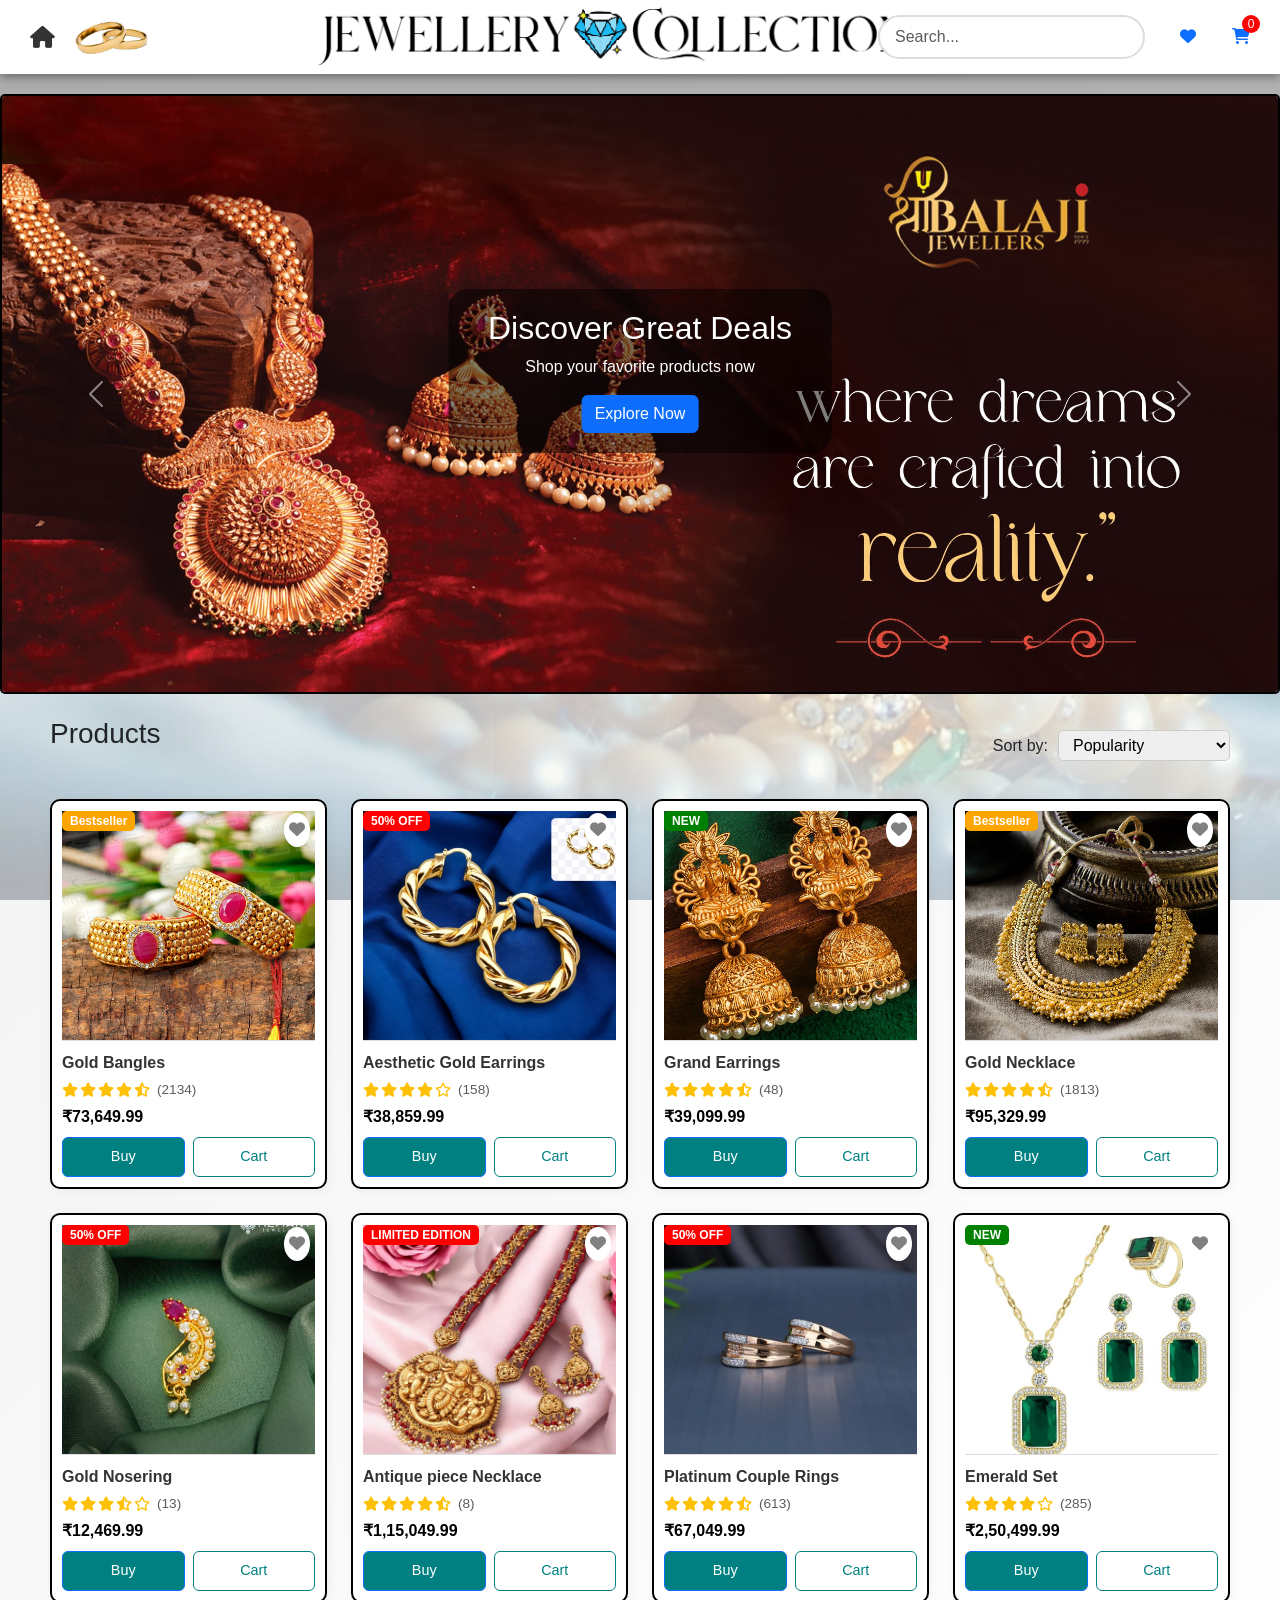
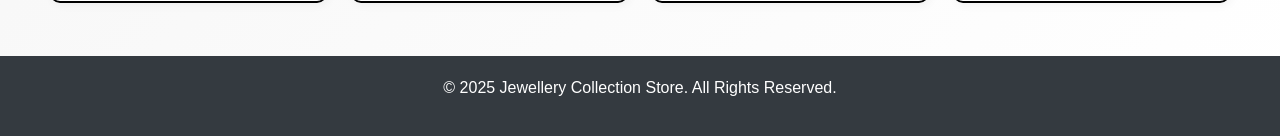
<file: HTML/jewellery.html>
<!DOCTYPE html>
<html lang="en">
<head>
  <meta charset="UTF-8" />
  <meta name="viewport" content="width=device-width, initial-scale=1.0" />
  <title>Jewellery Category</title>
  <link rel="icon" href="../Images/jewellerylogo.png">
  <link href="https://cdn.jsdelivr.net/npm/bootstrap@5.3.0/dist/css/bootstrap.min.css" rel="stylesheet">
  <link rel="stylesheet" href="https://cdnjs.cloudflare.com/ajax/libs/font-awesome/6.0.0/css/all.min.css">
  <style>
    /* Full-page background image */
.background-overlay {
  position: fixed;
  top: 0;
  left: 0;
  width: 100%;
  height: 100%;
  background-image: url('../Images/jewellerybg1.jpg'); /* Replace with your image path */
  background-size: cover;
  background-position: center;
  opacity: 0.3; /* Controls translucency */
  z-index: -1;  /* Places it behind content */
}
    body {
        background: linear-gradient(135deg, #f0f0f0, #ffffff);
        font-family: 'Segoe UI', Tahoma, Geneva, Verdana, sans-serif;
    }
    header {
  display: flex;
  justify-content: space-between;
  align-items: center;
  padding: 15px 30px;
  background: #fff;
  box-shadow: 0 2px 10px rgba(0, 0, 0, 0.452);
  position: relative;
}

.nav-left,
.nav-right {
  display: flex;
  align-items: center;
  gap: 15px;
}

.nav-title {
  position: absolute;
  left: 48%;
  transform: translateX(-50%);
  font-size: 20px;
  font-weight: 600;
  color: #333;
  white-space: nowrap;
}

.home-link {
  font-size: 22px;
  color: #333;
  text-decoration: none;
}

.home-link:hover {
  color: #000;
}

.search-box {
  flex-grow: 1;
  margin-right: 20px;
}

.search-box input {
  width: 100%;
  padding: 8px 15px;
  border: 2px solid #ddd;
  border-radius: 25px;
}

.icon-wrapper {
  display: flex;
  align-items: center;
  gap: 20px;
}

.wishlist-icon {
  position: absolute;
  top: 12px;
  right: 15px;
  background: white;
  border-radius: 50%;
  padding: 5px;
  cursor: pointer;
  color: gray;
  transition: color 0.3s ease;
}

.wishlist-icon.active {
  color: red;
}


.cart-icon-wrapper {
  position: relative;
  display: inline-block;
}

.cart-count {
  position: absolute;
  top: -10px;
  right: -10px;
  background: red;
  color: white;
  font-size: 12px;
  width: 18px;
  height: 18px;
  text-align: center;
  line-height: 18px;
  border-radius: 50%;
}


    .carousel-inner {
      height: 600px;
      border: 2px solid black;
      border-radius: 5px;
      overflow: hidden;
      margin: 20px 0;
    }
    
    .carousel-inner img {
    object-fit: cover;
    height: 100%;
    width: 100%;
    }
    /* .carousel-inner {
  height: 800px;
  width: 1300px;
} */

/* .carousel-img {
  height: 100%;
  object-fit: cover;
} */

.carousel-caption {
  position: absolute;           /* stays on top of image */
  bottom: 50%;                  /* vertical position from bottom */
  left: 50%;                    /* horizontal position */
  transform: translateX(-50%);  /* center it horizontally */
  background: rgba(0, 0, 0, 0.5); /* dark transparent background */
  padding: 20px 30px;
  border-radius: 20px;
  width: 30%;                   /* width of the caption box */
  text-align: center;
}

.carousel-caption h2,
.carousel-caption p {
  color: #fff;
}

/* Responsive Styles */
@media (max-width: 991px) {
  header {
    flex-direction: column;
    padding: 10px;
    gap: 10px;
    height: auto;
  }
  .nav-left {
    width: 100%;
    justify-content: space-between;
  }
  .nav-title {
    position: static;
    transform: none;
    width: 100%;
    text-align: center;
    margin: 10px 0;
  }
  .nav-title img {
    width: 100%;
    max-width: 300px;
    height: auto;
  }
  .nav-right {
    width: 100%;
    justify-content: center;
    gap: 15px;
  }
  .search-box {
    margin-right: 0;
    width: 100%;
    max-width: 300px;
  }
  
  .carousel-inner {
    height: 350px !important;
    width: 100% !important;
  }
  .carousel-caption {
    width: 70%;
    padding: 10px;
  }
  .carousel-caption h2 {
    font-size: 1.2rem;
  }
  .carousel-caption p {
    font-size: 0.9rem;
  }
  
  .products-section {
    padding: 10px 15px;
  }
  
  .row-cols-sm-2 > * {
    flex: 0 0 auto;
    width: 50%;
  }
}


  .sort-filter-container {
  display: flex;
  align-items: center;
  gap: 10px;
}

.sort-filter-container label {
  font-weight: 500;
}

.sort-filter-container select {
  padding: 5px 10px;
  border-radius: 5px;
  border: 1px solid #ccc;
}

.products-section {
    padding: 3px 50px;
}
.product-card {
    border: 2px solid black;
    border-radius: 10px;
    padding: 10px;
    text-align: center;
    background-color: #fff;
    box-shadow: 2px 2px 10px rgba(0,0,0,0.05);
    transition: transform 0.2s;
    position: relative;
}
.product-name {
  font-size: 1rem;
  font-weight: 600;
  margin-top: 10px;
  text-align: left;
  color: #333;
}

.product-rating {
  margin-top: 5px;
  font-size: 0.9rem;
  color: #777;
  display: flex;
  align-items: center;
  gap: 2px;
}

.product-rating .rating-count {
  margin-left: 5px;
  font-size: 0.85rem;
}

.product-price {
  font-size: 1rem;
  font-weight: bold;
  margin-top: 5px;
  color: black;
  text-align: left;
}

    .product-card:hover {
      transform: scale(1.02);
    }
    .product-card img {
      width: 100%;
      height: 230px;
      object-fit: cover;
      border-bottom: 1px solid #ddd;
    }
    .wishlist-icon {
      position: absolute;
      top: 12px;
      right: 15px;
      background: white;
      border-radius: 70%;
      padding: 5px;
      cursor: pointer;
      color: gray;
    }
    .wishlist-icon.active {
      color: red;
    }
    .product-details {
      display: flex;
      justify-content: space-between;
      align-items: center;
      padding-top: 10px;
    }
    .buy-btn {
  background-color: #008080;
  color: white;
}
.cart-btn {
  border-color: #008080;
  color: #008080;
}

    .buy-btn, .cart-btn {
    padding-top: 8px;
    padding-bottom: 8px;
    border-radius: 6px;
    transition: background-color 0.3s, transform 0.2s ease;
    font-size: 0.9rem;
    }

    .buy-btn:hover {
  background-color: #006666; /* darker teal */
  transform: translateY(-1px);
}

.cart-btn:hover {
  background-color: #e0f5f5; /* soft teal-tinted gray */
  transform: translateY(-1px);
}

    footer {
      background: #343a40;
      color: white;
      text-align: center;
      padding: 20px;
      margin-top: 50px;
    }
    .badge {
    position: absolute;
    top: 10px;
    left: 10px;
    background: red;
    color: white;
    padding: 4px 8px;
    font-size: 12px;
    border-radius: 5px;
  }
  .badge.new {
    background: green;
  }

  .badge.bestseller {
    background: orange;
  }

  .popup-notification {
  position: fixed;
  top: 20px;
  right: 20px;
  background-color: #006666;
  color: white;
  padding: 12px 20px;
  border-radius: 10px;
  font-weight: 500;
  font-size: 16px;
  box-shadow: 0 4px 10px rgba(0,0,0,0.2);
  opacity: 0;
  pointer-events: none;
  transition: opacity 0.4s ease, transform 0.4s ease;
  z-index: 9999;
}

.popup-notification.show {
  opacity: 1;
  transform: translateY(0);
}

.popup-notification.hide {
  opacity: 0;
  transform: translateY(-20px);
}

.back-to-top {
    position: fixed;
    bottom: 30px;
    right: 30px;
    width: 50px;
    height: 50px;
    border-radius: 50%;
    background-color: #2c3e50;
    color: white;
    display: flex;
    justify-content: center;
    align-items: center;
    font-size: 24px;
    cursor: pointer;
    box-shadow: 0 4px 10px rgba(0,0,0,0.3);
    opacity: 0;
    visibility: hidden;
    transition: all 0.3s ease;
    z-index: 1000;
  }
  
  .back-to-top.visible {
    opacity: 1;
    visibility: visible;
  }
  
  .back-to-top:hover {
    background-color: #4ca1af;
    transform: translateY(-5px);
  }

  </style>
</head>
<body>
    <div id="popup" class="popup-notification">Item added to cart ✅</div>

  <div class="background-overlay"></div>

  <header>
  <div class="nav-left">
    <a href="homepage.html" class="home-link">
      <i class="fas fa-home"></i>
    </a>
    <div id="category-logo">
      <a href="jewellery.html">
        <img src="../Images/jewellerylogo.png" alt="Jewellery Logo" height="40px">
      </a>
    </div>
  </div>

  <div class="nav-title">
    <img src="../Images/jewellerytitle.png" alt="" height="60px" width="600px">
  </div>

  <div class="nav-right">
    <div class="search-box">
      <div class="position-relative">
        <input type="text" placeholder="Search..." id="searchInput" class="form-control pe-5" style="padding-right: 30px;">
        <span id="clearSearch" style="position:absolute; right:15px; top:50%; transform:translateY(-50%); cursor:pointer; display:none;">&times;</span>
      </div>
    </div>
    <div class="icon-wrapper">
    <a href="wishlist.html" class="wishlist-icon-wrapper me-3">
        <i class="fas fa-heart"></i>
    </a>
    <a href="cart.html" class="cart-icon-wrapper">
        <i class="fas fa-shopping-cart"></i>
        <span class="cart-count" id="cart-count">0</span>
    </a>
    </div>


      <!-- <span class="cart-icon-wrapper">
        <i class="fas fa-shopping-cart"></i>
        <span class="cart-count" id="cart-count">0</span>
      </span> -->
    </div>
  </div>
</header>

    <div id="heroCarousel" class="carousel slide" data-bs-ride="carousel">
  <div class="carousel-inner">
    <div class="carousel-item active">
      <img src="../Images/jewellerybanner1.jpg" class="d-block w-100 carousel-img" alt="...">
      <div class="carousel-caption d-none d-md-block">
        <h2>Discover Great Deals</h2>
        <p>Shop your favorite products now</p>
        <a href="jewellery.html" class="btn btn-primary">Explore Now</a>
      </div>
    </div>
    <div class="carousel-item">
      <img src="../Images/jewellerybanner2.jpg" class="d-block w-100 carousel-img" alt="...">
      <div class="carousel-caption d-none d-md-block">
        <h2>Weekend Offers</h2>
        <p>Check out the weekend collections</p>
        <a href="#products" class="btn btn-light text-dark">Shop Now</a>
      </div>
    </div>
    <div class="carousel-item">
      <img src="../Images/jewellerybanner3" class="d-block w-100 carousel-img" alt="...">
      <div class="carousel-caption d-none d-md-block">
        <h2>New Arrivals</h2>
        <p>Check out the latest collections</p>
        <a href="#products" class="btn btn-light text-dark">Shop Now</a>
      </div>
    </div>
    <div class="carousel-item">
      <img src="../Images/jewellery.jpg" class="d-block w-100 carousel-img" alt="...">
      <div class="carousel-caption d-none d-md-block">
        <h2>Limited Edition</h2>
        <p>Check out the limited edition collections</p>
        <a href="#products" class="btn btn-light text-dark">Shop Now</a>
      </div>
    </div>
    <!-- Add more carousel items if needed -->
  </div>

  <!-- Controls -->
  <button class="carousel-control-prev" type="button" data-bs-target="#heroCarousel" data-bs-slide="prev">
    <span class="carousel-control-prev-icon"></span>
  </button>
  <button class="carousel-control-next" type="button" data-bs-target="#heroCarousel" data-bs-slide="next">
    <span class="carousel-control-next-icon"></span>
  </button>
</div>

    <div class="products-section">
    <div class="d-flex justify-content-between align-items-center mb-4">
    <h3 class="mb-4">Products</h3>

    <!-- ✅ Sort Options -->
    <div class="sort-filter-container">
      <label for="sort-by">Sort by:</label>
      <select id="sort-by">
        <option value="popularity">Popularity</option>
        <option value="price-low">Price: Low to High</option>
        <option value="newest">Newest First</option>
        <option value="ratings">Customer Ratings</option>
        <option value="discount">Discount %</option>
      </select>
    </div>
  </div>
      
      <div class="row row-cols-1 row-cols-sm-2 row-cols-md-3 row-cols-lg-4 g-4">
        
        <!-- Repeat for 6 products -->
        <div class="col">
          <div class="product-card">
  <div class="wishlist-icon"><i class="fas fa-heart"></i></div>
        <div class="badge bestseller">Bestseller</div>
        <img src="../Images/jewelleryp1.jpg" alt="Product Image">

        <div class="product-name">Gold Bangles</div>

        <div class="product-rating">
            <i class="fas fa-star text-warning"></i>
            <i class="fas fa-star text-warning"></i>
            <i class="fas fa-star text-warning"></i>
            <i class="fas fa-star text-warning"></i>
            <i class="fas fa-star-half-alt text-warning"></i>
            <span class="rating-count text-muted">(2134)</span>
        </div>

        <div class="product-price">₹73,649.99</div>

        <div class="d-flex gap-2 mt-2">
            <button class="btn btn-sm btn-primary buy-btn w-100">Buy</button>
            <button class="btn btn-sm btn-outline-secondary cart-btn w-100">Cart</button>
        </div>
        </div>

        </div>
        <div class="col">
          <div class="product-card">
            <div class="wishlist-icon"><i class="fas fa-heart"></i></div>
            <div class="badge">50% OFF</div>
            <img src="../Images/jewelleryp2" alt="Product Image">
            <div class="product-name">Aesthetic Gold Earrings</div>
            <div class="product-rating">
                <i class="fas fa-star text-warning"></i>
                <i class="fas fa-star text-warning"></i>
                <i class="fas fa-star text-warning"></i>
                <i class="fas fa-star text-warning"></i>
                <i class="far fa-star text-warning"></i>
                <span class="rating-count text-muted">(158)</span>
            </div>
            <div class="product-price">₹38,859.99</div>

            <div class="d-flex gap-2 mt-2">
                <button class="btn btn-sm btn-primary buy-btn w-100">Buy</button>
              <button class="btn btn-sm btn-outline-secondary cart-btn w-100">Cart</button>
            </div>
          </div>
        </div>
        <div class="col">
          <div class="product-card">
            <div class="wishlist-icon"><i class="fas fa-heart"></i></div>
            <div class="badge new">NEW</div>
            <img src="../Images/jewelleryp3.jpg" alt="Product Image">
            <div class="product-name">Grand Earrings</div>
            <div class="product-rating">
                <i class="fas fa-star text-warning"></i>
                <i class="fas fa-star text-warning"></i>
                <i class="fas fa-star text-warning"></i>
                <i class="fas fa-star text-warning"></i>
                <i class="fas fa-star-half-alt text-warning"></i>
                <span class="rating-count text-muted">(48)</span>
            </div>
            <div class="product-price">₹39,099.99</div>

            <div class="d-flex gap-2 mt-2">
                <button class="btn btn-sm btn-primary buy-btn w-100">Buy</button>
              <button class="btn btn-sm btn-outline-secondary cart-btn w-100">Cart</button>
            </div>
          </div>
        </div>
        <div class="col">
          <div class="product-card">
            <div class="wishlist-icon"><i class="fas fa-heart"></i></div>
            <div class="badge bestseller">Bestseller</div>
            <img src="../Images/jewelleryp4.jpg" alt="Product Image">
            <div class="product-name">Gold Necklace</div>
            <div class="product-rating">
                <i class="fas fa-star text-warning"></i>
                <i class="fas fa-star text-warning"></i>
                <i class="fas fa-star text-warning"></i>
                <i class="fas fa-star text-warning"></i>
                <i class="fas fa-star-half-alt text-warning"></i>
                <span class="rating-count text-muted">(1813)</span>
            </div>
            <div class="product-price">₹95,329.99</div>

            <div class="d-flex gap-2 mt-2">
                <button class="btn btn-sm btn-primary buy-btn w-100">Buy</button>
              <button class="btn btn-sm btn-outline-secondary cart-btn w-100">Cart</button>
            </div>
          </div>
        </div>
        <div class="col">
          <div class="product-card">
            <div class="wishlist-icon"><i class="fas fa-heart"></i></div>
            <div class="badge">50% OFF</div>
            <img src="../Images/jewelleryp6" alt="Product Image">
            <div class="product-name">Gold Nosering</div>
            <div class="product-rating">
                <i class="fas fa-star text-warning"></i>
                <i class="fas fa-star text-warning"></i>
                <i class="fas fa-star text-warning"></i>
                <i class="fas fa-star-half-alt text-warning"></i>
                <i class="far fa-star text-warning"></i>
                <span class="rating-count text-muted">(13)</span>
            </div>
            <div class="product-price">₹12,469.99</div>

            <div class="d-flex gap-2 mt-2">
                <button class="btn btn-sm btn-primary buy-btn w-100">Buy</button>
              <button class="btn btn-sm btn-outline-secondary cart-btn w-100">Cart</button>
            </div>
          </div>
        </div>
        <div class="col">
          <div class="product-card">
            <div class="wishlist-icon"><i class="fas fa-heart"></i></div>
            <div class="badge">LIMITED EDITION</div>
            <img src="../Images/jewelleryp5" alt="Product Image">
            <div class="product-name">Antique piece Necklace</div>
            <div class="product-rating">
                <i class="fas fa-star text-warning"></i>
                <i class="fas fa-star text-warning"></i>
                <i class="fas fa-star text-warning"></i>
                <i class="fas fa-star text-warning"></i>
                <i class="fas fa-star-half-alt text-warning"></i>
                <span class="rating-count text-muted">(8)</span>
            </div>
            <div class="product-price">₹1,15,049.99</div>

            <div class="d-flex gap-2 mt-2">
                <button class="btn btn-sm btn-primary buy-btn w-100">Buy</button>
              <button class="btn btn-sm btn-outline-secondary cart-btn w-100">Cart</button>
            </div>
          </div>
        </div>
        <div class="col">
          <div class="product-card">
            <div class="wishlist-icon"><i class="fas fa-heart"></i></div>
            <div class="badge">50% OFF</div>
            <img src="../Images/jewelleryp7" alt="Product Image">
            <div class="product-name">Platinum Couple Rings</div>
            <div class="product-rating">
                <i class="fas fa-star text-warning"></i>
                <i class="fas fa-star text-warning"></i>
                <i class="fas fa-star text-warning"></i>
                <i class="fas fa-star text-warning"></i>
                <i class="fas fa-star-half-alt text-warning"></i>
                <span class="rating-count text-muted">(613)</span>
            </div>
            <div class="product-price">₹67,049.99</div>

            <div class="d-flex gap-2 mt-2">
                <button class="btn btn-sm btn-primary buy-btn w-100">Buy</button>
              <button class="btn btn-sm btn-outline-secondary cart-btn w-100">Cart</button>
            </div>
          </div>
        </div>
        <div class="col">
          <div class="product-card">
            <div class="wishlist-icon"><i class="fas fa-heart"></i></div>
            <div class="badge new">NEW</div>
            <img src="../Images/jewelleryp8.jpg" alt="Product Image">
            <div class="product-name">Emerald Set</div>
            <div class="product-rating">
            <i class="fas fa-star text-warning"></i>
            <i class="fas fa-star text-warning"></i>
            <i class="fas fa-star text-warning"></i>
            <i class="fas fa-star text-warning"></i>
            <i class="far fa-star text-warning"></i>
            <span class="rating-count text-muted">(285)</span>
            </div>
            <div class="product-price">₹2,50,499.99</div>

            <div class="d-flex gap-2 mt-2">
                <button class="btn btn-sm btn-primary buy-btn w-100">Buy</button>
              <button class="btn btn-sm btn-outline-secondary cart-btn w-100">Cart</button>
            </div>
          </div>
        </div>
        
        <!-- Clone above .col for more products -->
      </div>
    </div>
  </div>

<div class="back-to-top" id="backToTop">
  <i class="fas fa-arrow-up"></i>
</div>

  <footer>
    <p>&copy; 2025 Jewellery Collection Store. All Rights Reserved.</p>
  </footer>

  <script>
    //Buy button functionality
    document.querySelectorAll('.buy-btn').forEach(button => {
  button.addEventListener('click', (e) => {
    const productCard = e.target.closest('.product-card');
    const img = productCard.querySelector('img').src;
    const title = productCard.querySelector('.product-name')?.textContent.trim();
    const price = productCard.querySelector('.product-price')?.textContent.trim();

    const product = { img, title, price, quantity: 1 };

    // Save this single product to a separate key in localStorage
    localStorage.setItem("directBuy", JSON.stringify([product]));

    // Redirect to shipping page
    window.location.href = "shipping.html"; // ✅ Update if your file has different name/path
  });
});

    //Cart button functionality
    document.querySelectorAll('.cart-btn').forEach(button => {
  button.addEventListener('click', (e) => {
    const productCard = e.target.closest('.product-card');
    const img = productCard.querySelector('img').src;
    const price = productCard.querySelector('.product-price')?.textContent.trim();
    const title = productCard.querySelector('.product-name')?.textContent.trim() || 'Shoe Item';

    const product = { img, price, title, quantity: 1 };

    let cart = JSON.parse(localStorage.getItem("cart")) || [];

    const existingIndex = cart.findIndex(p => p.title === product.title && p.price === product.price);

    if (existingIndex !== -1) {
      cart[existingIndex].quantity += 1;
    } else {
      cart.push(product);
    }

    localStorage.setItem("cart", JSON.stringify(cart));
    document.addEventListener('DOMContentLoaded', () => {
  const cart = JSON.parse(localStorage.getItem("cart")) || [];
  document.getElementById('cart-count').innerText = cart.reduce((sum, item) => sum + item.quantity, 0);
});

    showPopup();
  });
});

//wishlist functionality
document.querySelectorAll('.wishlist-icon').forEach(icon => {
  const productCard = icon.closest('.product-card');
  const title = productCard.querySelector('.product-name')?.textContent.trim();
  const price = productCard.querySelector('.product-price')?.textContent.trim();
  const img = productCard.querySelector('img').src;

  // Check if already in wishlist
  const wishlist = JSON.parse(localStorage.getItem("wishlist")) || [];
  const isInWishlist = wishlist.some(item => item.title === title && item.price === price);

  if (isInWishlist) icon.classList.add('active');
  else icon.classList.remove('active');

  icon.addEventListener('click', () => {
    let wishlist = JSON.parse(localStorage.getItem("wishlist")) || [];
    const index = wishlist.findIndex(item => item.title === title && item.price === price);

    if (index === -1) {
      wishlist.push({ img, title, price });
      localStorage.setItem("wishlist", JSON.stringify(wishlist));
      icon.classList.add('active'); // ✅ instantly turn red
      showPopup("Item added to wishlist ❤️");
    } else {
      wishlist.splice(index, 1);
      localStorage.setItem("wishlist", JSON.stringify(wishlist));
      icon.classList.remove('active'); // ✅ instantly turn grey
      showPopup("Item removed from wishlist 💔");
    }
  });
});

// On load: sync cart count from localStorage
document.addEventListener('DOMContentLoaded', () => {
  const cart = JSON.parse(localStorage.getItem("cart")) || [];
  document.getElementById('cart-count').innerText = cart.length;
});

function showPopup(message = "Item added to cart ✅") {
  const popup = document.getElementById('popup');
  popup.textContent = message;
  popup.classList.add('show');
  setTimeout(() => {
    popup.classList.remove('show');
  }, 2000); // Visible for 2 seconds
}

    document.querySelectorAll('.wishlist-icon').forEach(icon => {
      icon.addEventListener('click', () => {
        icon.classList.toggle('active');
      });
    });

  document.addEventListener("DOMContentLoaded", () => {
    const sortSelect = document.getElementById("sort-by");
    const productGrid = document.querySelector(".row");

    sortSelect.addEventListener("change", () => {
      const selectedOption = sortSelect.value;
      const productCards = Array.from(productGrid.children);

      const sortedCards = productCards.sort((a, b) => {
        const badgeA = a.querySelector(".badge")?.textContent.trim().toLowerCase() || "";
        const badgeB = b.querySelector(".badge")?.textContent.trim().toLowerCase() || "";

        const priceA = parseFloat(a.querySelector(".product-details span")?.textContent.replace("$", "")) || 0;
        const priceB = parseFloat(b.querySelector(".product-details span")?.textContent.replace("$", "")) || 0;

        const ratingCountA = parseInt(a.querySelector(".rating-count")?.textContent.replace(/[()]/g, "")) || 0;
        const ratingCountB = parseInt(b.querySelector(".rating-count")?.textContent.replace(/[()]/g, "")) || 0;

        // Extract discount number (e.g., "50% OFF" -> 50)
        const discountA = /(\d+)%\s*off/.test(badgeA) ? parseInt(RegExp.$1) : 0;
        const discountB = /(\d+)%\s*off/.test(badgeB) ? parseInt(RegExp.$1) : 0;

        switch (selectedOption) {
          case "popularity":
          case "ratings":
            return ratingCountB - ratingCountA;

          case "price-low":
            return priceA - priceB;

          case "newest":
            const isNewA = badgeA === "new" ? 1 : 0;
            const isNewB = badgeB === "new" ? 1 : 0;
            return isNewB - isNewA;

          case "discount":
            return discountB - discountA;

          default:
            return 0;
        }
      });

      // Re-render the sorted cards
      productGrid.innerHTML = "";
      sortedCards.forEach(card => productGrid.appendChild(card));
    });
  });

  // Back to top button functionality 
  const backToTopButton = document.getElementById('backToTop');
  
  if (backToTopButton) {
    // Show/hide the button based on scroll position
    window.addEventListener('scroll', function() {
      if (window.pageYOffset > 300) {
        backToTopButton.classList.add('visible');
      } else {
        backToTopButton.classList.remove('visible');
      }
    });
    
    // Smooth scroll to top when clicked
    backToTopButton.addEventListener('click', function() {
      window.scrollTo({
        top: 0,
        behavior: 'smooth'
      });
    });
  }

  //Search Filter Funcitonality
  document.addEventListener("DOMContentLoaded", () => {
  const searchInput = document.getElementById('searchInput');
  const clearBtn = document.getElementById('clearSearch');
  const productCards = document.querySelectorAll('.product-card');
  const heroCarousel = document.getElementById('heroCarousel');

  function filterProducts() {
    const query = searchInput.value.trim().toLowerCase();
    let anyVisible = false;

    productCards.forEach(card => {
      const name = card.querySelector('.product-name')?.textContent.toLowerCase();
      const match = name.includes(query);
      card.parentElement.style.display = match ? 'block' : 'none';
      if (match) anyVisible = true;
    });

    heroCarousel.style.display = query ? 'none' : 'block';
    clearBtn.style.display = query ? 'block' : 'none';
  }

  // Filter as user types
  searchInput.addEventListener('input', filterProducts);

  // Clear button functionality
  clearBtn.addEventListener('click', () => {
    searchInput.value = '';
    filterProducts();
  });

  // Optional: handle Escape key to clear
  searchInput.addEventListener('keydown', (e) => {
    if (e.key === 'Escape') {
      searchInput.value = '';
      filterProducts();
    }
  });
});
  </script>
  <script src="https://cdn.jsdelivr.net/npm/bootstrap@5.3.0/dist/js/bootstrap.bundle.min.js"></script>
</body>
</html>
</file>
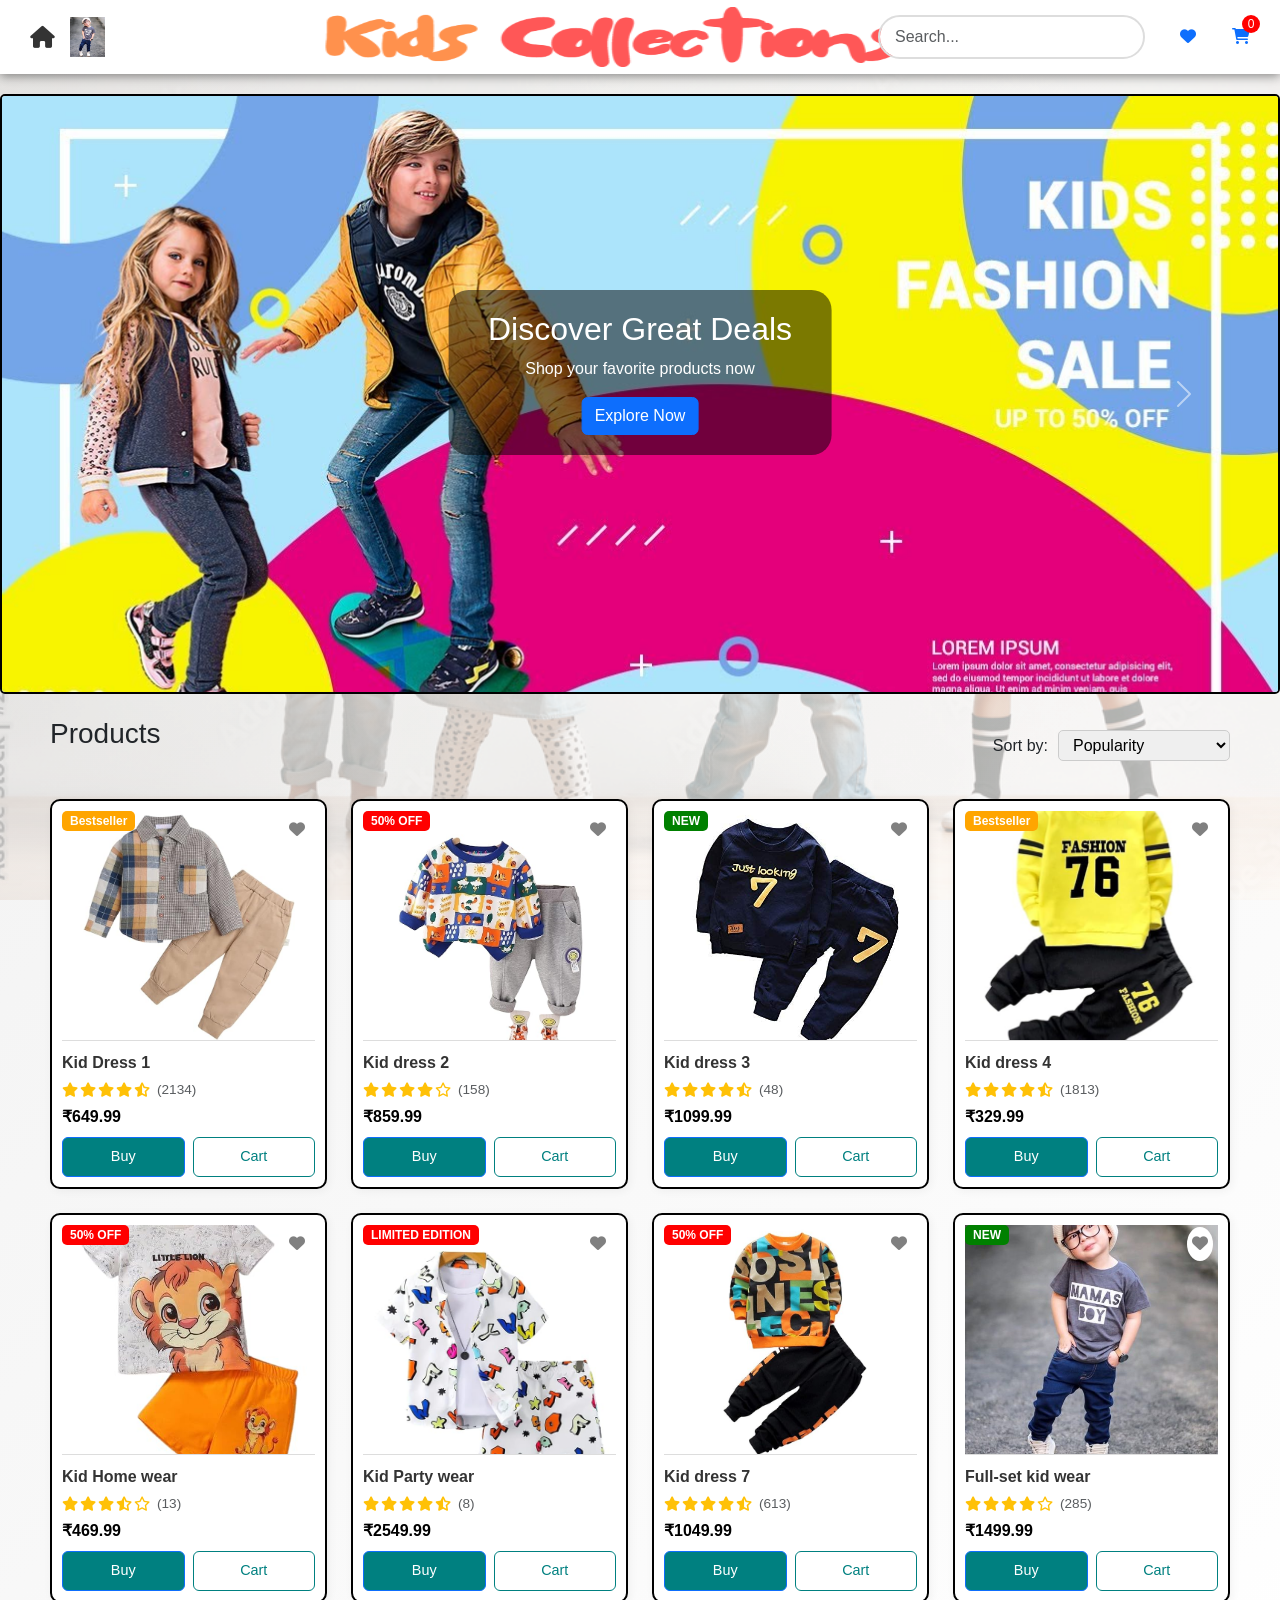
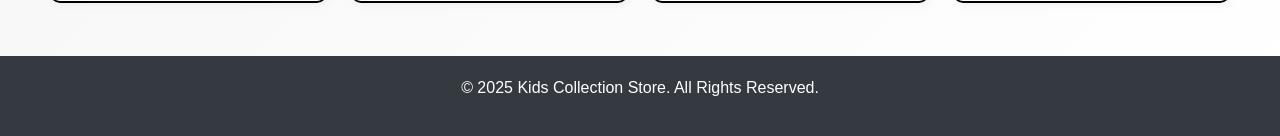
<file: HTML/kids.html>
<!DOCTYPE html>
<html lang="en">
<head>
  <meta charset="UTF-8" />
  <meta name="viewport" content="width=device-width, initial-scale=1.0" />
  <title>Kids Category</title>
  <link rel="icon" href="../Images/women">
  <link href="https://cdn.jsdelivr.net/npm/bootstrap@5.3.0/dist/css/bootstrap.min.css" rel="stylesheet">
  <link rel="stylesheet" href="https://cdnjs.cloudflare.com/ajax/libs/font-awesome/6.0.0/css/all.min.css">
  <style>
    /* Full-page background image */
.background-overlay {
  position: fixed;
  top: 0;
  left: 0;
  width: 100%;
  height: 100%;
  background-image: url('../Images/kids.jpg'); /* Replace with your image path */
  background-size: cover;
  background-position: center;
  opacity: 0.3; /* Controls translucency */
  z-index: -1;  /* Places it behind content */
}
    body {
        background: linear-gradient(135deg, #f0f0f0, #ffffff);
        font-family: 'Segoe UI', Tahoma, Geneva, Verdana, sans-serif;
    }
    header {
  display: flex;
  justify-content: space-between;
  align-items: center;
  padding: 15px 30px;
  background: #fff;
  box-shadow: 0 2px 10px rgba(0, 0, 0, 0.452);
  position: relative;
}

.nav-left,
.nav-right {
  display: flex;
  align-items: center;
  gap: 15px;
}

.nav-title {
  position: absolute;
  left: 48%;
  transform: translateX(-50%);
  font-size: 20px;
  font-weight: 600;
  color: #333;
  white-space: nowrap;
}

.home-link {
  font-size: 22px;
  color: #333;
  text-decoration: none;
}

.home-link:hover {
  color: #000;
}

.search-box {
  flex-grow: 1;
  margin-right: 20px;
}

.search-box input {
  width: 100%;
  padding: 8px 15px;
  border: 2px solid #ddd;
  border-radius: 25px;
}

.icon-wrapper {
  display: flex;
  align-items: center;
  gap: 20px;
}

.wishlist-icon {
  position: absolute;
  top: 12px;
  right: 15px;
  background: white;
  border-radius: 50%;
  padding: 5px;
  cursor: pointer;
  color: gray;
  transition: color 0.3s ease;
}

.wishlist-icon.active {
  color: red;
}


.cart-icon-wrapper {
  position: relative;
  display: inline-block;
}

.cart-count {
  position: absolute;
  top: -10px;
  right: -10px;
  background: red;
  color: white;
  font-size: 12px;
  width: 18px;
  height: 18px;
  text-align: center;
  line-height: 18px;
  border-radius: 50%;
}


    .carousel-inner {
      height: 600px;
      border: 2px solid black;
      border-radius: 5px;
      overflow: hidden;
      margin: 20px 0;
    }
    
    .carousel-inner img {
    object-fit: cover;
    height: 100%;
    width: 100%;
    }
    /* .carousel-inner {
  height: 800px;
  width: 1300px;
} */

/* .carousel-img {
  height: 100%;
  object-fit: cover;
} */

.carousel-caption {
  position: absolute;           /* stays on top of image */
  bottom: 50%;                  /* vertical position from bottom */
  left: 50%;                    /* horizontal position */
  transform: translateX(-50%);  /* center it horizontally */
  background: rgba(0, 0, 0, 0.5); /* dark transparent background */
  padding: 20px 30px;
  border-radius: 20px;
  width: 30%;                   /* width of the caption box */
  text-align: center;
}

.carousel-caption h2,
.carousel-caption p {
  color: #fff;
}

/* Responsive Styles */
@media (max-width: 991px) {
  header {
    flex-direction: column;
    padding: 10px;
    gap: 10px;
    height: auto;
  }
  .nav-left {
    width: 100%;
    justify-content: space-between;
  }
  .nav-title {
    position: static;
    transform: none;
    width: 100%;
    text-align: center;
    margin: 10px 0;
  }
  .nav-title img {
    width: 100%;
    max-width: 300px;
    height: auto;
  }
  .nav-right {
    width: 100%;
    justify-content: center;
    gap: 15px;
  }
  .search-box {
    margin-right: 0;
    width: 100%;
    max-width: 300px;
  }
  
  .carousel-inner {
    height: 350px !important;
    width: 100% !important;
  }
  .carousel-caption {
    width: 70%;
    padding: 10px;
  }
  .carousel-caption h2 {
    font-size: 1.2rem;
  }
  .carousel-caption p {
    font-size: 0.9rem;
  }
  
  .products-section {
    padding: 10px 15px;
  }
  
  .row-cols-sm-2 > * {
    flex: 0 0 auto;
    width: 50%;
  }
}


  .sort-filter-container {
  display: flex;
  align-items: center;
  gap: 10px;
}

.sort-filter-container label {
  font-weight: 500;
}

.sort-filter-container select {
  padding: 5px 10px;
  border-radius: 5px;
  border: 1px solid #ccc;
}

.products-section {
    padding: 3px 50px;
}
.product-card {
    border: 2px solid black;
    border-radius: 10px;
    padding: 10px;
    text-align: center;
    background-color: #fff;
    box-shadow: 2px 2px 10px rgba(0,0,0,0.05);
    transition: transform 0.2s;
    position: relative;
}
.product-name {
  font-size: 1rem;
  font-weight: 600;
  margin-top: 10px;
  text-align: left;
  color: #333;
}

.product-rating {
  margin-top: 5px;
  font-size: 0.9rem;
  color: #777;
  display: flex;
  align-items: center;
  gap: 2px;
}

.product-rating .rating-count {
  margin-left: 5px;
  font-size: 0.85rem;
}

.product-price {
  font-size: 1rem;
  font-weight: bold;
  margin-top: 5px;
  color: black;
  text-align: left;
}

    .product-card:hover {
      transform: scale(1.02);
    }
    .product-card img {
      width: 100%;
      height: 230px;
      object-fit: cover;
      border-bottom: 1px solid #ddd;
    }
    .wishlist-icon {
      position: absolute;
      top: 12px;
      right: 15px;
      background: white;
      border-radius: 70%;
      padding: 5px;
      cursor: pointer;
      color: gray;
    }
    .wishlist-icon.active {
      color: red;
    }
    .product-details {
      display: flex;
      justify-content: space-between;
      align-items: center;
      padding-top: 10px;
    }
    .buy-btn {
  background-color: #008080;
  color: white;
}
.cart-btn {
  border-color: #008080;
  color: #008080;
}

    .buy-btn, .cart-btn {
    padding-top: 8px;
    padding-bottom: 8px;
    border-radius: 6px;
    transition: background-color 0.3s, transform 0.2s ease;
    font-size: 0.9rem;
    }

    .buy-btn:hover {
  background-color: #006666; /* darker teal */
  transform: translateY(-1px);
}

.cart-btn:hover {
  background-color: #e0f5f5; /* soft teal-tinted gray */
  transform: translateY(-1px);
}

    footer {
      background: #343a40;
      color: white;
      text-align: center;
      padding: 20px;
      margin-top: 50px;
    }
    .badge {
    position: absolute;
    top: 10px;
    left: 10px;
    background: red;
    color: white;
    padding: 4px 8px;
    font-size: 12px;
    border-radius: 5px;
  }
  .badge.new {
    background: green;
  }

  .badge.bestseller {
    background: orange;
  }

  .popup-notification {
  position: fixed;
  top: 20px;
  right: 20px;
  background-color: #006666;
  color: white;
  padding: 12px 20px;
  border-radius: 10px;
  font-weight: 500;
  font-size: 16px;
  box-shadow: 0 4px 10px rgba(0,0,0,0.2);
  opacity: 0;
  pointer-events: none;
  transition: opacity 0.4s ease, transform 0.4s ease;
  z-index: 9999;
}

.popup-notification.show {
  opacity: 1;
  transform: translateY(0);
}

.popup-notification.hide {
  opacity: 0;
  transform: translateY(-20px);
}

.back-to-top {
    position: fixed;
    bottom: 30px;
    right: 30px;
    width: 50px;
    height: 50px;
    border-radius: 50%;
    background-color: #2c3e50;
    color: white;
    display: flex;
    justify-content: center;
    align-items: center;
    font-size: 24px;
    cursor: pointer;
    box-shadow: 0 4px 10px rgba(0,0,0,0.3);
    opacity: 0;
    visibility: hidden;
    transition: all 0.3s ease;
    z-index: 1000;
  }
  
  .back-to-top.visible {
    opacity: 1;
    visibility: visible;
  }
  
  .back-to-top:hover {
    background-color: #4ca1af;
    transform: translateY(-5px);
  }

  </style>
</head>
<body>
    <div id="popup" class="popup-notification">Item added to cart ✅</div>

  <div class="background-overlay"></div>

  <header>
  <div class="nav-left">
    <a href="homepage.html" class="home-link">
      <i class="fas fa-home"></i>
    </a>
    <div id="category-logo">
      <a href="kids.html">
        <img src="../Images/kid" alt="Kid Logo" height="40px">
      </a>
    </div>
  </div>

  <div class="nav-title">
    <img src="../Images/kidstitle.png" alt="" height="60px" width="600px">
  </div>

  <div class="nav-right">
    <div class="search-box">
      <div class="position-relative">
        <input type="text" placeholder="Search..." id="searchInput" class="form-control pe-5" style="padding-right: 30px;">
        <span id="clearSearch" style="position:absolute; right:15px; top:50%; transform:translateY(-50%); cursor:pointer; display:none;">&times;</span>
      </div>
    </div>
    <div class="icon-wrapper">
    <a href="wishlist.html" class="wishlist-icon-wrapper me-3">
        <i class="fas fa-heart"></i>
    </a>
    <a href="cart.html" class="cart-icon-wrapper">
        <i class="fas fa-shopping-cart"></i>
        <span class="cart-count" id="cart-count">0</span>
    </a>
    </div>


      <!-- <span class="cart-icon-wrapper">
        <i class="fas fa-shopping-cart"></i>
        <span class="cart-count" id="cart-count">0</span>
      </span> -->
    </div>
  </div>
</header>

    <div id="heroCarousel" class="carousel slide" data-bs-ride="carousel">
  <div class="carousel-inner">
    <div class="carousel-item active">
      <img src="../Images/kidsbanner1.jpg" class="d-block w-100 carousel-img" alt="...">
      <div class="carousel-caption d-none d-md-block">
        <h2>Discover Great Deals</h2>
        <p>Shop your favorite products now</p>
        <a href="#products" class="btn btn-primary">Explore Now</a>
      </div>
    </div>
    <div class="carousel-item">
      <img src="../Images/kidsbanner.jpg" class="d-block w-100 carousel-img" alt="...">
      <div class="carousel-caption d-none d-md-block">
        <h2>Weekend Offers</h2>
        <p>Check out the weekend collections</p>
        <a href="#products" class="btn btn-light text-dark">Shop Now</a>
      </div>
    </div>
    <div class="carousel-item">
      <img src="../Images/kids1.jpg" class="d-block w-100 carousel-img" alt="...">
      <div class="carousel-caption d-none d-md-block">
        <h2>New Arrivals</h2>
        <p>Check out the latest collections</p>
        <a href="#products" class="btn btn-light text-dark">Shop Now</a>
      </div>
    </div>
    <div class="carousel-item">
      <img src="../Images/kids2.jpg" class="d-block w-100 carousel-img" alt="...">
      <div class="carousel-caption d-none d-md-block">
        <h2>Limited Edition</h2>
        <p>Check out the limited edition collections</p>
        <a href="#products" class="btn btn-light text-dark">Shop Now</a>
      </div>
    </div>
    <!-- Add more carousel items if needed -->
  </div>

  <!-- Controls -->
  <button class="carousel-control-prev" type="button" data-bs-target="#heroCarousel" data-bs-slide="prev">
    <span class="carousel-control-prev-icon"></span>
  </button>
  <button class="carousel-control-next" type="button" data-bs-target="#heroCarousel" data-bs-slide="next">
    <span class="carousel-control-next-icon"></span>
  </button>
</div>

    <div class="products-section">
    <div class="d-flex justify-content-between align-items-center mb-4">
    <h3 class="mb-4">Products</h3>

    <!-- ✅ Sort Options -->
    <div class="sort-filter-container">
      <label for="sort-by">Sort by:</label>
      <select id="sort-by">
        <option value="popularity">Popularity</option>
        <option value="price-low">Price: Low to High</option>
        <option value="newest">Newest First</option>
        <option value="ratings">Customer Ratings</option>
        <option value="discount">Discount %</option>
      </select>
    </div>
  </div>
      
      <div class="row row-cols-1 row-cols-sm-2 row-cols-md-3 row-cols-lg-4 g-4">
        
        <!-- Repeat for 6 products -->
        <div class="col">
          <div class="product-card">
  <div class="wishlist-icon"><i class="fas fa-heart"></i></div>
        <div class="badge bestseller">Bestseller</div>
        <img src="../Images/kidsdress1.jpg" alt="Product Image">

        <div class="product-name">Kid Dress 1</div>

        <div class="product-rating">
            <i class="fas fa-star text-warning"></i>
            <i class="fas fa-star text-warning"></i>
            <i class="fas fa-star text-warning"></i>
            <i class="fas fa-star text-warning"></i>
            <i class="fas fa-star-half-alt text-warning"></i>
            <span class="rating-count text-muted">(2134)</span>
        </div>

        <div class="product-price">₹649.99</div>

        <div class="d-flex gap-2 mt-2">
            <button class="btn btn-sm btn-primary buy-btn w-100">Buy</button>
            <button class="btn btn-sm btn-outline-secondary cart-btn w-100">Cart</button>
        </div>
        </div>

        </div>
        <div class="col">
          <div class="product-card">
            <div class="wishlist-icon"><i class="fas fa-heart"></i></div>
            <div class="badge">50% OFF</div>
            <img src="../Images/kidsdress2.jpg" alt="Product Image">
            <div class="product-name">Kid dress 2</div>
            <div class="product-rating">
                <i class="fas fa-star text-warning"></i>
                <i class="fas fa-star text-warning"></i>
                <i class="fas fa-star text-warning"></i>
                <i class="fas fa-star text-warning"></i>
                <i class="far fa-star text-warning"></i>
                <span class="rating-count text-muted">(158)</span>
            </div>
            <div class="product-price">₹859.99</div>

            <div class="d-flex gap-2 mt-2">
                <button class="btn btn-sm btn-primary buy-btn w-100">Buy</button>
              <button class="btn btn-sm btn-outline-secondary cart-btn w-100">Cart</button>
            </div>
          </div>
        </div>
        <div class="col">
          <div class="product-card">
            <div class="wishlist-icon"><i class="fas fa-heart"></i></div>
            <div class="badge new">NEW</div>
            <img src="../Images/kidsdress3.jpg" alt="Product Image">
            <div class="product-name">Kid dress 3</div>
            <div class="product-rating">
                <i class="fas fa-star text-warning"></i>
                <i class="fas fa-star text-warning"></i>
                <i class="fas fa-star text-warning"></i>
                <i class="fas fa-star text-warning"></i>
                <i class="fas fa-star-half-alt text-warning"></i>
                <span class="rating-count text-muted">(48)</span>
            </div>
            <div class="product-price">₹1099.99</div>

            <div class="d-flex gap-2 mt-2">
                <button class="btn btn-sm btn-primary buy-btn w-100">Buy</button>
              <button class="btn btn-sm btn-outline-secondary cart-btn w-100">Cart</button>
            </div>
          </div>
        </div>
        <div class="col">
          <div class="product-card">
            <div class="wishlist-icon"><i class="fas fa-heart"></i></div>
            <div class="badge bestseller">Bestseller</div>
            <img src="../Images/kidsdress5.jpg" alt="Product Image">
            <div class="product-name">Kid dress 4</div>
            <div class="product-rating">
                <i class="fas fa-star text-warning"></i>
                <i class="fas fa-star text-warning"></i>
                <i class="fas fa-star text-warning"></i>
                <i class="fas fa-star text-warning"></i>
                <i class="fas fa-star-half-alt text-warning"></i>
                <span class="rating-count text-muted">(1813)</span>
            </div>
            <div class="product-price">₹329.99</div>

            <div class="d-flex gap-2 mt-2">
                <button class="btn btn-sm btn-primary buy-btn w-100">Buy</button>
              <button class="btn btn-sm btn-outline-secondary cart-btn w-100">Cart</button>
            </div>
          </div>
        </div>
        <div class="col">
          <div class="product-card">
            <div class="wishlist-icon"><i class="fas fa-heart"></i></div>
            <div class="badge">50% OFF</div>
            <img src="../Images/kidsdress7.jpg" alt="Product Image">
            <div class="product-name">Kid Home wear</div>
            <div class="product-rating">
                <i class="fas fa-star text-warning"></i>
                <i class="fas fa-star text-warning"></i>
                <i class="fas fa-star text-warning"></i>
                <i class="fas fa-star-half-alt text-warning"></i>
                <i class="far fa-star text-warning"></i>
                <span class="rating-count text-muted">(13)</span>
            </div>
            <div class="product-price">₹469.99</div>

            <div class="d-flex gap-2 mt-2">
                <button class="btn btn-sm btn-primary buy-btn w-100">Buy</button>
              <button class="btn btn-sm btn-outline-secondary cart-btn w-100">Cart</button>
            </div>
          </div>
        </div>
        <div class="col">
          <div class="product-card">
            <div class="wishlist-icon"><i class="fas fa-heart"></i></div>
            <div class="badge">LIMITED EDITION</div>
            <img src="../Images/kidsdress8.jpg" alt="Product Image">
            <div class="product-name">Kid Party wear</div>
            <div class="product-rating">
                <i class="fas fa-star text-warning"></i>
                <i class="fas fa-star text-warning"></i>
                <i class="fas fa-star text-warning"></i>
                <i class="fas fa-star text-warning"></i>
                <i class="fas fa-star-half-alt text-warning"></i>
                <span class="rating-count text-muted">(8)</span>
            </div>
            <div class="product-price">₹2549.99</div>

            <div class="d-flex gap-2 mt-2">
                <button class="btn btn-sm btn-primary buy-btn w-100">Buy</button>
              <button class="btn btn-sm btn-outline-secondary cart-btn w-100">Cart</button>
            </div>
          </div>
        </div>
        <div class="col">
          <div class="product-card">
            <div class="wishlist-icon"><i class="fas fa-heart"></i></div>
            <div class="badge">50% OFF</div>
            <img src="../Images/kidsdress6.jpg" alt="Product Image">
            <div class="product-name">Kid dress 7</div>
            <div class="product-rating">
                <i class="fas fa-star text-warning"></i>
                <i class="fas fa-star text-warning"></i>
                <i class="fas fa-star text-warning"></i>
                <i class="fas fa-star text-warning"></i>
                <i class="fas fa-star-half-alt text-warning"></i>
                <span class="rating-count text-muted">(613)</span>
            </div>
            <div class="product-price">₹1049.99</div>

            <div class="d-flex gap-2 mt-2">
                <button class="btn btn-sm btn-primary buy-btn w-100">Buy</button>
              <button class="btn btn-sm btn-outline-secondary cart-btn w-100">Cart</button>
            </div>
          </div>
        </div>
        <div class="col">
          <div class="product-card">
            <div class="wishlist-icon"><i class="fas fa-heart"></i></div>
            <div class="badge new">NEW</div>
            <img src="../Images/kid" alt="Product Image">
            <div class="product-name">Full-set kid wear</div>
            <div class="product-rating">
            <i class="fas fa-star text-warning"></i>
            <i class="fas fa-star text-warning"></i>
            <i class="fas fa-star text-warning"></i>
            <i class="fas fa-star text-warning"></i>
            <i class="far fa-star text-warning"></i>
            <span class="rating-count text-muted">(285)</span>
            </div>
            <div class="product-price">₹1499.99</div>

            <div class="d-flex gap-2 mt-2">
                <button class="btn btn-sm btn-primary buy-btn w-100">Buy</button>
              <button class="btn btn-sm btn-outline-secondary cart-btn w-100">Cart</button>
            </div>
          </div>
        </div>
        
        <!-- Clone above .col for more products -->
      </div>
    </div>
  </div>

<div class="back-to-top" id="backToTop">
  <i class="fas fa-arrow-up"></i>
</div>

  <footer>
    <p>&copy; 2025 Kids Collection Store. All Rights Reserved.</p>
  </footer>

  <script>
    //Buy button functionality
    document.querySelectorAll('.buy-btn').forEach(button => {
  button.addEventListener('click', (e) => {
    const productCard = e.target.closest('.product-card');
    const img = productCard.querySelector('img').src;
    const title = productCard.querySelector('.product-name')?.textContent.trim();
    const price = productCard.querySelector('.product-price')?.textContent.trim();

    const product = { img, title, price, quantity: 1 };

    // Save this single product to a separate key in localStorage
    localStorage.setItem("directBuy", JSON.stringify([product]));

    // Redirect to shipping page
    window.location.href = "shipping.html"; // ✅ Update if your file has different name/path
  });
});

    //Cart button functionality
    document.querySelectorAll('.cart-btn').forEach(button => {
  button.addEventListener('click', (e) => {
    const productCard = e.target.closest('.product-card');
    const img = productCard.querySelector('img').src;
    const price = productCard.querySelector('.product-price')?.textContent.trim();
    const title = productCard.querySelector('.product-name')?.textContent.trim() || 'Shoe Item';

    const product = { img, price, title, quantity: 1 };

    let cart = JSON.parse(localStorage.getItem("cart")) || [];

    const existingIndex = cart.findIndex(p => p.title === product.title && p.price === product.price);

    if (existingIndex !== -1) {
      cart[existingIndex].quantity += 1;
    } else {
      cart.push(product);
    }

    localStorage.setItem("cart", JSON.stringify(cart));
    document.addEventListener('DOMContentLoaded', () => {
  const cart = JSON.parse(localStorage.getItem("cart")) || [];
  document.getElementById('cart-count').innerText = cart.reduce((sum, item) => sum + item.quantity, 0);
});

    showPopup();
  });
});

//wishlist functionality
document.querySelectorAll('.wishlist-icon').forEach(icon => {
  const productCard = icon.closest('.product-card');
  const title = productCard.querySelector('.product-name')?.textContent.trim();
  const price = productCard.querySelector('.product-price')?.textContent.trim();
  const img = productCard.querySelector('img').src;

  // Check if already in wishlist
  const wishlist = JSON.parse(localStorage.getItem("wishlist")) || [];
  const isInWishlist = wishlist.some(item => item.title === title && item.price === price);

  if (isInWishlist) icon.classList.add('active');
  else icon.classList.remove('active');

  icon.addEventListener('click', () => {
    let wishlist = JSON.parse(localStorage.getItem("wishlist")) || [];
    const index = wishlist.findIndex(item => item.title === title && item.price === price);

    if (index === -1) {
      wishlist.push({ img, title, price });
      localStorage.setItem("wishlist", JSON.stringify(wishlist));
      icon.classList.add('active'); // ✅ instantly turn red
      showPopup("Item added to wishlist ❤️");
    } else {
      wishlist.splice(index, 1);
      localStorage.setItem("wishlist", JSON.stringify(wishlist));
      icon.classList.remove('active'); // ✅ instantly turn grey
      showPopup("Item removed from wishlist 💔");
    }
  });
});

// On load: sync cart count from localStorage
document.addEventListener('DOMContentLoaded', () => {
  const cart = JSON.parse(localStorage.getItem("cart")) || [];
  document.getElementById('cart-count').innerText = cart.length;
});

function showPopup(message = "Item added to cart ✅") {
  const popup = document.getElementById('popup');
  popup.textContent = message;
  popup.classList.add('show');
  setTimeout(() => {
    popup.classList.remove('show');
  }, 2000); // Visible for 2 seconds
}

    document.querySelectorAll('.wishlist-icon').forEach(icon => {
      icon.addEventListener('click', () => {
        icon.classList.toggle('active');
      });
    });

  document.addEventListener("DOMContentLoaded", () => {
    const sortSelect = document.getElementById("sort-by");
    const productGrid = document.querySelector(".row");

    sortSelect.addEventListener("change", () => {
      const selectedOption = sortSelect.value;
      const productCards = Array.from(productGrid.children);

      const sortedCards = productCards.sort((a, b) => {
        const badgeA = a.querySelector(".badge")?.textContent.trim().toLowerCase() || "";
        const badgeB = b.querySelector(".badge")?.textContent.trim().toLowerCase() || "";

        const priceA = parseFloat(a.querySelector(".product-details span")?.textContent.replace("$", "")) || 0;
        const priceB = parseFloat(b.querySelector(".product-details span")?.textContent.replace("$", "")) || 0;

        const ratingCountA = parseInt(a.querySelector(".rating-count")?.textContent.replace(/[()]/g, "")) || 0;
        const ratingCountB = parseInt(b.querySelector(".rating-count")?.textContent.replace(/[()]/g, "")) || 0;

        // Extract discount number (e.g., "50% OFF" -> 50)
        const discountA = /(\d+)%\s*off/.test(badgeA) ? parseInt(RegExp.$1) : 0;
        const discountB = /(\d+)%\s*off/.test(badgeB) ? parseInt(RegExp.$1) : 0;

        switch (selectedOption) {
          case "popularity":
          case "ratings":
            return ratingCountB - ratingCountA;

          case "price-low":
            return priceA - priceB;

          case "newest":
            const isNewA = badgeA === "new" ? 1 : 0;
            const isNewB = badgeB === "new" ? 1 : 0;
            return isNewB - isNewA;

          case "discount":
            return discountB - discountA;

          default:
            return 0;
        }
      });

      // Re-render the sorted cards
      productGrid.innerHTML = "";
      sortedCards.forEach(card => productGrid.appendChild(card));
    });
  });

  // Back to top button functionality 
  const backToTopButton = document.getElementById('backToTop');
  
  if (backToTopButton) {
    // Show/hide the button based on scroll position
    window.addEventListener('scroll', function() {
      if (window.pageYOffset > 300) {
        backToTopButton.classList.add('visible');
      } else {
        backToTopButton.classList.remove('visible');
      }
    });
    
    // Smooth scroll to top when clicked
    backToTopButton.addEventListener('click', function() {
      window.scrollTo({
        top: 0,
        behavior: 'smooth'
      });
    });
  }

  //Search Filter Funcitonality
  document.addEventListener("DOMContentLoaded", () => {
  const searchInput = document.getElementById('searchInput');
  const clearBtn = document.getElementById('clearSearch');
  const productCards = document.querySelectorAll('.product-card');
  const heroCarousel = document.getElementById('heroCarousel');

  function filterProducts() {
    const query = searchInput.value.trim().toLowerCase();
    let anyVisible = false;

    productCards.forEach(card => {
      const name = card.querySelector('.product-name')?.textContent.toLowerCase();
      const match = name.includes(query);
      card.parentElement.style.display = match ? 'block' : 'none';
      if (match) anyVisible = true;
    });

    heroCarousel.style.display = query ? 'none' : 'block';
    clearBtn.style.display = query ? 'block' : 'none';
  }

  // Filter as user types
  searchInput.addEventListener('input', filterProducts);

  // Clear button functionality
  clearBtn.addEventListener('click', () => {
    searchInput.value = '';
    filterProducts();
  });

  // Optional: handle Escape key to clear
  searchInput.addEventListener('keydown', (e) => {
    if (e.key === 'Escape') {
      searchInput.value = '';
      filterProducts();
    }
  });
});
  </script>
  <script src="https://cdn.jsdelivr.net/npm/bootstrap@5.3.0/dist/js/bootstrap.bundle.min.js"></script>
</body>
</html>
</file>
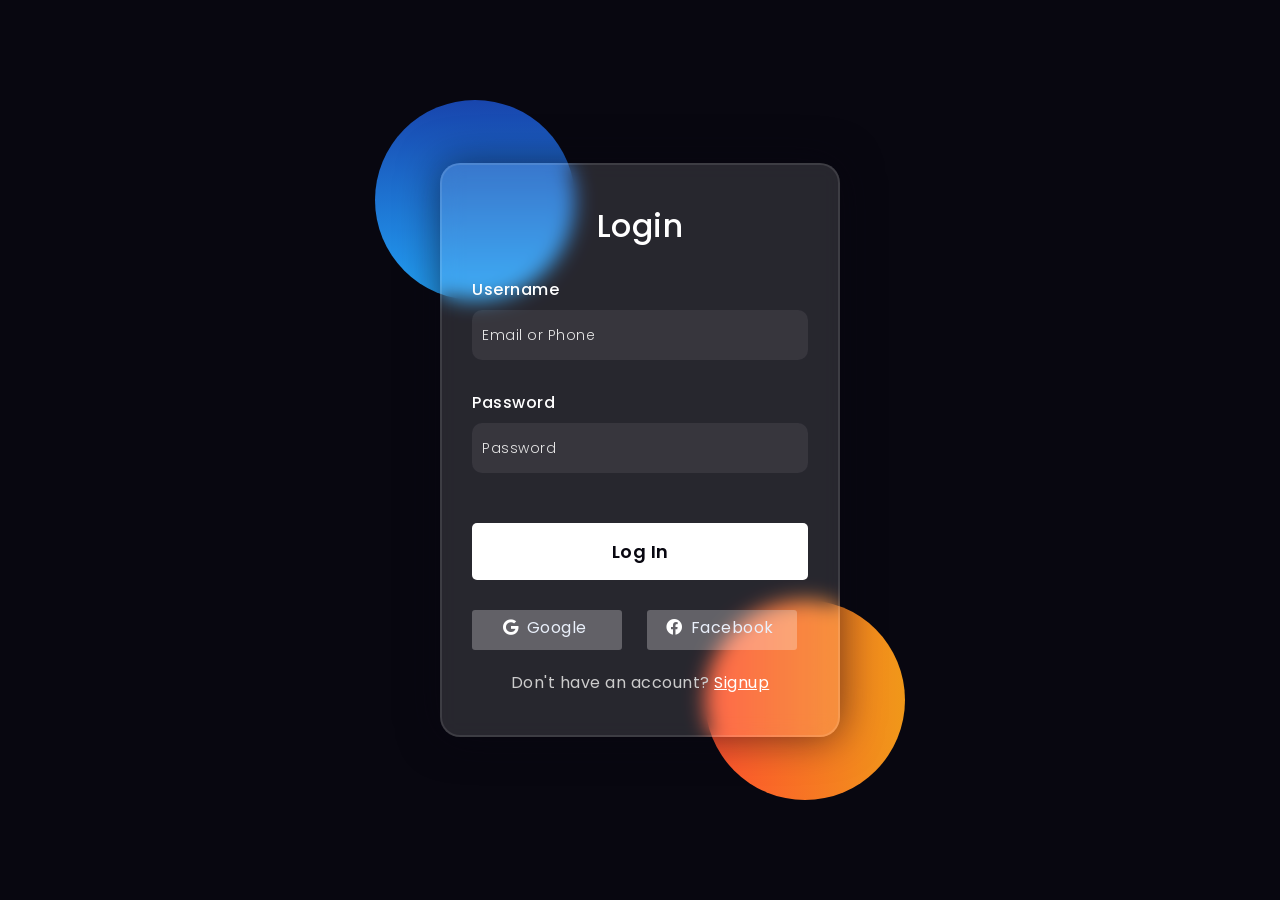
<file: HTML/login.html>
<!DOCTYPE html>
<html lang="en">
<head>
    <meta charset="UTF-8">
    <meta name="viewport" content="width=device-width, initial-scale=1.0">
    <title>Login page</title>
 
    <link rel="preconnect" href="https://fonts.gstatic.com">
    <link rel="stylesheet" href="https://cdnjs.cloudflare.com/ajax/libs/font-awesome/5.15.4/css/all.min.css">
    <link href="https://fonts.googleapis.com/css2?family=Poppins:wght@300;500;600&display=swap" rel="stylesheet">
    <link rel="stylesheet" href="../CSS/login.css">
    
</head>
<body>
    <div class="background">
        <div class="shape"></div>
        <div class="shape"></div>
    </div>
    <form>
        <h3>Login</h3>

        <label for="username">Username</label>
        <input type="text" placeholder="Email or Phone" id="username">

        <label for="password">Password</label>
        <input type="password" placeholder="Password" id="password">

        <button>Log In</button>
        <div class="social">
          <div class="go"><i class="fab fa-google"></i>  Google</div>
          <div class="fb"><i class="fab fa-facebook"></i>  Facebook</div>
        </div>

        <div id="form-footer">
            Don't have an account?&nbsp;<a href="signup.html">Signup </a>
        </div>
    </form>
    <script src="../JavaScript/login.js"></script>
</body>
</html>
</file>
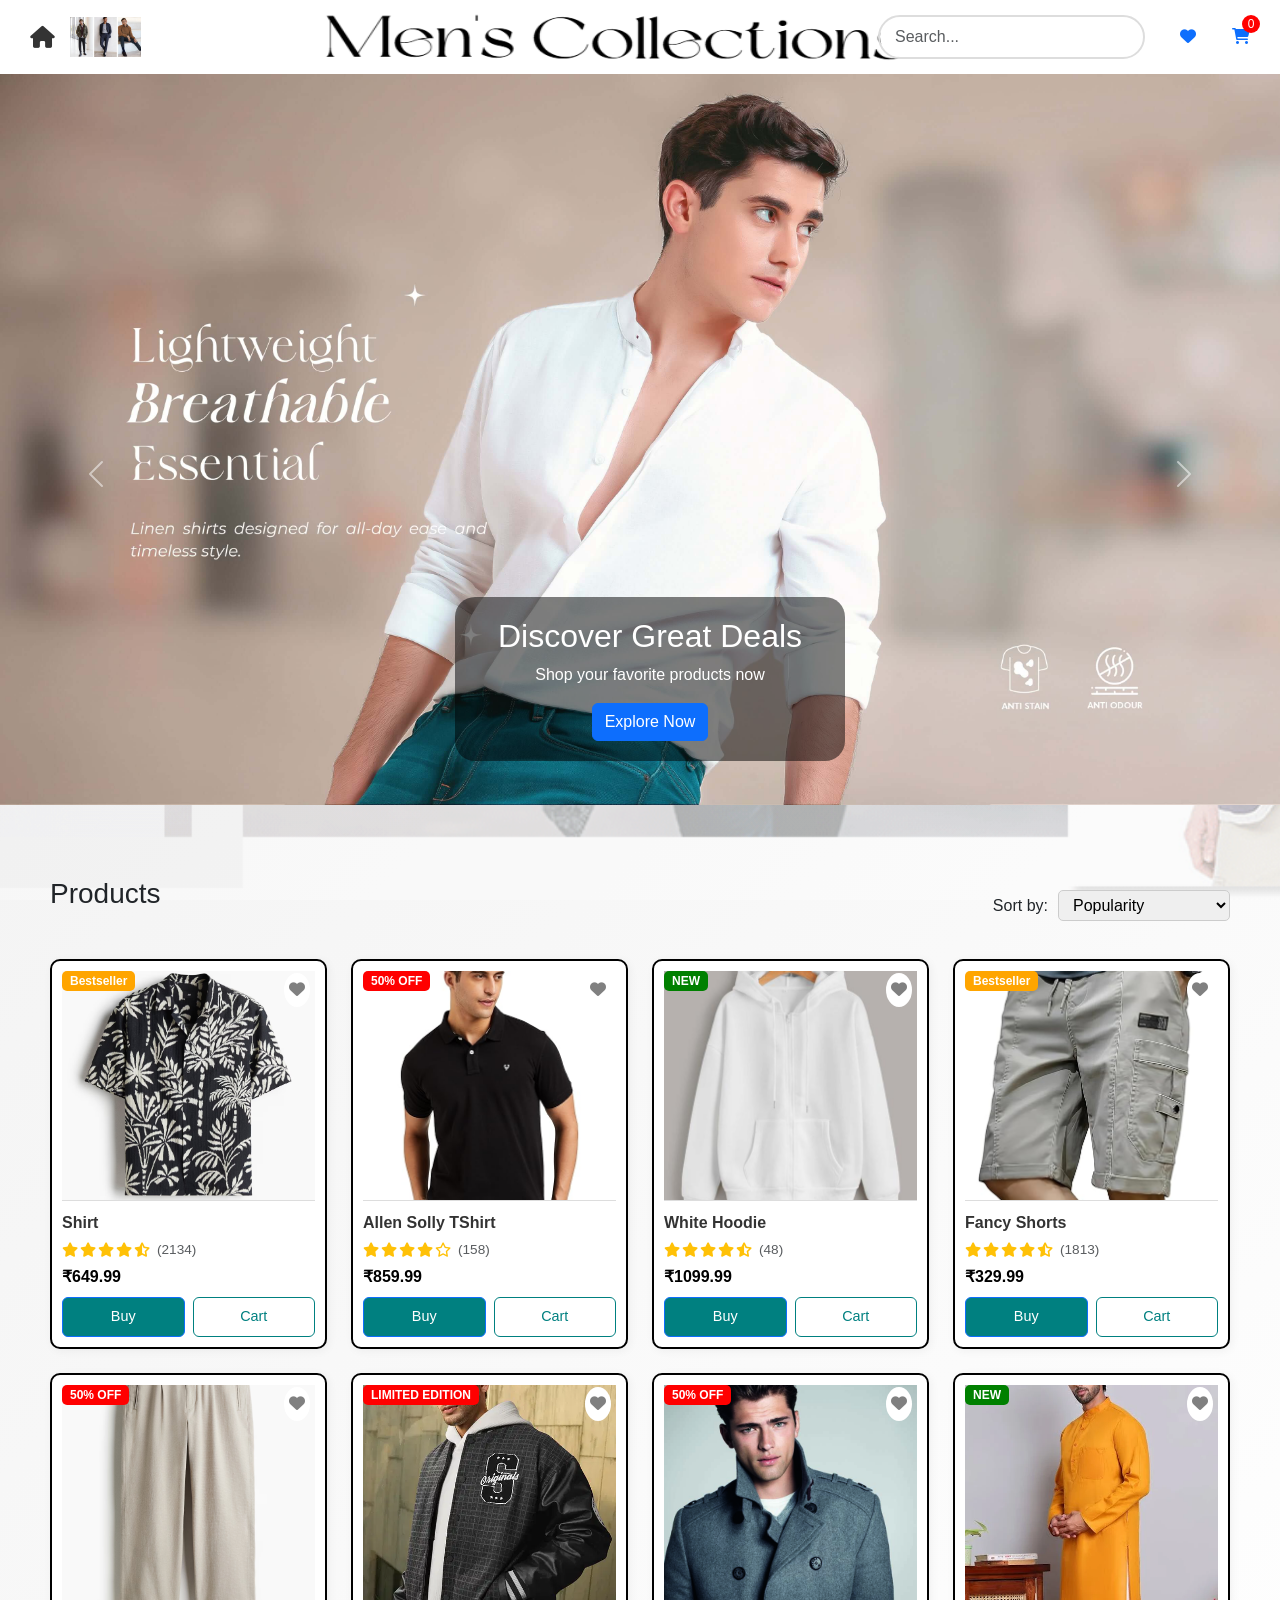
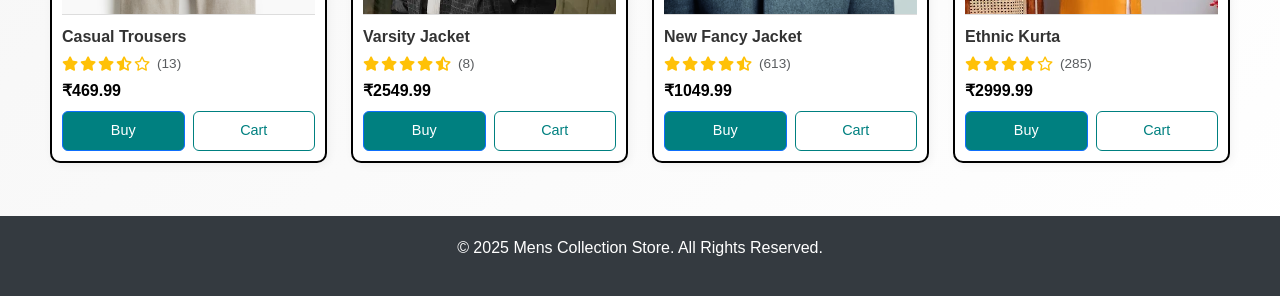
<file: HTML/men.html>
<!DOCTYPE html>
<html lang="en">
<head>
  <meta charset="UTF-8" />
  <meta name="viewport" content="width=device-width, initial-scale=1.0" />
  <title>Mens Category</title>
  <link rel="icon" href="../Images/men1.jpeg">
  <link href="https://cdn.jsdelivr.net/npm/bootstrap@5.3.0/dist/css/bootstrap.min.css" rel="stylesheet">
  <link rel="stylesheet" href="https://cdnjs.cloudflare.com/ajax/libs/font-awesome/6.0.0/css/all.min.css">
  <style>
    /* Full-page background image */
.background-overlay {
  position: fixed;
  top: 0;
  left: 0;
  width: 100%;
  height: 100%;
  background-image: url('../Images/menbanner2.png'); /* Replace with your image path */
  background-size: cover;
  background-position: center;
  opacity: 0.3; /* Controls translucency */
  z-index: -1;  /* Places it behind content */
}
    body {
      background: linear-gradient(135deg, #f0f0f0, #ffffff);
      font-family: 'Segoe UI', Tahoma, Geneva, Verdana, sans-serif;
    }
    header {
  display: flex;
  justify-content: space-between;
  align-items: center;
  padding: 15px 30px;
  background: #fff;
  box-shadow: 0 2px 10px rgba(0, 0, 0, 0.452);
  position: relative;
}

.nav-left,
.nav-right {
  display: flex;
  align-items: center;
  gap: 15px;
}

.nav-title {
  position: absolute;
  left: 48%;
  transform: translateX(-50%);
  font-size: 20px;
  font-weight: 600;
  color: #333;
  white-space: nowrap;
}

.home-link {
  font-size: 22px;
  color: #333;
  text-decoration: none;
}

.home-link:hover {
  color: #000;
}

.search-box {
  flex-grow: 1;
  margin-right: 20px;
}

.search-box input {
  width: 100%;
  padding: 8px 15px;
  border: 2px solid #ddd;
  border-radius: 25px;
}

.icon-wrapper {
  display: flex;
  align-items: center;
  gap: 20px;
}

.wishlist-icon {
  position: absolute;
  top: 12px;
  right: 15px;
  background: white;
  border-radius: 50%;
  padding: 5px;
  cursor: pointer;
  color: gray;
  transition: color 0.3s ease;
}

.wishlist-icon.active {
  color: red;
}


.cart-icon-wrapper {
  position: relative;
  display: inline-block;
}

.cart-count {
  position: absolute;
  top: -10px;
  right: -10px;
  background: red;
  color: white;
  font-size: 12px;
  width: 18px;
  height: 18px;
  text-align: center;
  line-height: 18px;
  border-radius: 50%;
}


    /* .carousel-inner {
      height: 600px;
      border: 2px solid black;
      border-radius: 5px;
      overflow: hidden;
      margin: 20px 0;
    }
    .carousel-inner img {
    object-fit: cover;
    height: 100%;
    width: 100%;
    } */
    .carousel-inner {
  height: 800px;
  width: 1300px;
}

.carousel-img {
  height: 100%;
  object-fit: cover;
}

.carousel-caption {
  position: absolute;           /* stays on top of image */
  bottom: 6%;                  /* vertical position from bottom */
  left: 50%;                    /* horizontal position */
  transform: translateX(-50%);  /* center it horizontally */
  background: rgba(0, 0, 0, 0.5); /* dark transparent background */
  padding: 20px 30px;
  border-radius: 20px;
  width: 30%;                   /* width of the caption box */
  text-align: center;
}

.carousel-caption h2,
.carousel-caption p {
  color: #fff;
}

/* Responsive Styles */
@media (max-width: 991px) {
  header {
    flex-direction: column;
    padding: 10px;
    gap: 10px;
    height: auto;
  }
  .nav-left {
    width: 100%;
    justify-content: space-between;
  }
  .nav-title {
    position: static;
    transform: none;
    width: 100%;
    text-align: center;
    margin: 10px 0;
  }
  .nav-title img {
    width: 100%;
    max-width: 300px;
    height: auto;
  }
  .nav-right {
    width: 100%;
    justify-content: center;
    gap: 15px;
  }
  .search-box {
    margin-right: 0;
    width: 100%;
    max-width: 300px;
  }
  
  .carousel-inner {
    height: 350px !important;
    width: 100% !important;
  }
  .carousel-caption {
    width: 70%;
    padding: 10px;
  }
  .carousel-caption h2 {
    font-size: 1.2rem;
  }
  .carousel-caption p {
    font-size: 0.9rem;
  }
  
  .products-section {
    padding: 10px 15px;
  }
  
  /* Bootstrap grid overrides for 2 columns */
  .row-cols-sm-2 > * {
    flex: 0 0 auto;
    width: 50%;
  }
}


  .sort-filter-container {
  display: flex;
  align-items: center;
  gap: 10px;
}

.sort-filter-container label {
  font-weight: 500;
}

.sort-filter-container select {
  padding: 5px 10px;
  border-radius: 5px;
  border: 1px solid #ccc;
}

    .products-section {
      padding: 3px 50px;
    }
    .product-card {
      border: 2px solid black;
      border-radius: 10px;
      padding: 10px;
      text-align: center;
      background-color: #fff;
      box-shadow: 2px 2px 10px rgba(0,0,0,0.05);
      transition: transform 0.2s;
      position: relative;
    }
    .product-name {
  font-size: 1rem;
  font-weight: 600;
  margin-top: 10px;
  text-align: left;
  color: #333;
}

.product-rating {
  margin-top: 5px;
  font-size: 0.9rem;
  color: #777;
  display: flex;
  align-items: center;
  gap: 2px;
}

.product-rating .rating-count {
  margin-left: 5px;
  font-size: 0.85rem;
}

.product-price {
  font-size: 1rem;
  font-weight: bold;
  margin-top: 5px;
  color: black;
  text-align: left;
}

    .product-card:hover {
      transform: scale(1.02);
    }
    .product-card img {
      width: 100%;
      height: 230px;
      object-fit: cover;
      border-bottom: 1px solid #ddd;
    }
    .wishlist-icon {
      position: absolute;
      top: 12px;
      right: 15px;
      background: white;
      border-radius: 70%;
      padding: 5px;
      cursor: pointer;
      color: gray;
    }
    .wishlist-icon.active {
      color: red;
    }
    .product-details {
      display: flex;
      justify-content: space-between;
      align-items: center;
      padding-top: 10px;
    }
    .buy-btn {
  background-color: #008080;
  color: white;
}
.cart-btn {
  border-color: #008080;
  color: #008080;
}

    .buy-btn, .cart-btn {
    padding-top: 8px;
    padding-bottom: 8px;
    border-radius: 6px;
    transition: background-color 0.3s, transform 0.2s ease;
    font-size: 0.9rem;
    }

    .buy-btn:hover {
  background-color: #006666; /* darker teal */
  transform: translateY(-1px);
}

.cart-btn:hover {
  background-color: #e0f5f5; /* soft teal-tinted gray */
  transform: translateY(-1px);
}

    footer {
      background: #343a40;
      color: white;
      text-align: center;
      padding: 20px;
      margin-top: 50px;
    }
    .badge {
    position: absolute;
    top: 10px;
    left: 10px;
    background: red;
    color: white;
    padding: 4px 8px;
    font-size: 12px;
    border-radius: 5px;
  }
  .badge.new {
    background: green;
  }

  .badge.bestseller {
    background: orange;
  }

  .popup-notification {
  position: fixed;
  top: 20px;
  right: 20px;
  background-color: #28a745;
  color: white;
  padding: 12px 20px;
  border-radius: 10px;
  font-weight: 500;
  font-size: 16px;
  box-shadow: 0 4px 10px rgba(0,0,0,0.2);
  opacity: 0;
  pointer-events: none;
  transition: opacity 0.4s ease, transform 0.4s ease;
  z-index: 9999;
}

.popup-notification.show {
  opacity: 1;
  transform: translateY(0);
}

.popup-notification.hide {
  opacity: 0;
  transform: translateY(-20px);
}

.back-to-top {
    position: fixed;
    bottom: 30px;
    right: 30px;
    width: 50px;
    height: 50px;
    border-radius: 50%;
    background-color: #2c3e50;
    color: white;
    display: flex;
    justify-content: center;
    align-items: center;
    font-size: 24px;
    cursor: pointer;
    box-shadow: 0 4px 10px rgba(0,0,0,0.3);
    opacity: 0;
    visibility: hidden;
    transition: all 0.3s ease;
    z-index: 1000;
  }
  
  .back-to-top.visible {
    opacity: 1;
    visibility: visible;
  }
  
  .back-to-top:hover {
    background-color: #4ca1af;
    transform: translateY(-5px);
  }

  </style>
</head>
<body>
    <div id="popup" class="popup-notification">Item added to cart ✅</div>

  <div class="background-overlay"></div>

  <header>
  <div class="nav-left">
    <a href="homepage.html" class="home-link">
      <i class="fas fa-home"></i>
    </a>
    <div id="category-logo">
      <a href="men.html">
        <img src="../Images/men" alt="Men Logo" height="40px">
      </a>
    </div>
  </div>

  <div class="nav-title">
    <img src="../Images/mentitle.png" alt="" height="60px" width="600px">
  </div>

  <div class="nav-right">
    <div class="search-box">
      <div class="position-relative">
        <input type="text" placeholder="Search..." id="searchInput" class="form-control pe-5" style="padding-right: 30px;">
        <span id="clearSearch" style="position:absolute; right:15px; top:50%; transform:translateY(-50%); cursor:pointer; display:none;">&times;</span>
      </div>
    </div>
    <div class="icon-wrapper">
    <a href="wishlist.html" class="wishlist-icon-wrapper me-3">
        <i class="fas fa-heart"></i>
    </a>
    <a href="cart.html" class="cart-icon-wrapper">
        <i class="fas fa-shopping-cart"></i>
        <span class="cart-count" id="cart-count">0</span>
    </a>
    </div>


      <!-- <span class="cart-icon-wrapper">
        <i class="fas fa-shopping-cart"></i>
        <span class="cart-count" id="cart-count">0</span>
      </span> -->
    </div>
  </div>
</header>

    <div id="heroCarousel" class="carousel slide" data-bs-ride="carousel">
  <div class="carousel-inner">
    <div class="carousel-item active">
      <img src="../Images/menbanner5.jpg" class="d-block w-100 carousel-img" alt="...">
      <div class="carousel-caption d-none d-md-block">
        <h2>Discover Great Deals</h2>
        <p>Shop your favorite products now</p>
        <a href="#products" class="btn btn-primary">Explore Now</a>
      </div>
    </div>
    <div class="carousel-item">
      <img src="../Images/menbanner.jpg" class="d-block w-100 carousel-img" alt="...">
      <div class="carousel-caption d-none d-md-block">
        <h2>Weekend Offers</h2>
        <p>Check out the weekend collections</p>
        <a href="#products" class="btn btn-light text-dark">Shop Now</a>
      </div>
    </div>
    <div class="carousel-item">
      <img src="../Images/men1.jpeg" class="d-block w-100 carousel-img" alt="...">
      <div class="carousel-caption d-none d-md-block">
        <h2>New Arrivals</h2>
        <p>Check out the latest collections</p>
        <a href="#products" class="btn btn-light text-dark">Shop Now</a>
      </div>
    </div>
    <div class="carousel-item">
      <img src="../Images/menbanner3.jpg" class="d-block w-100 carousel-img" alt="...">
      <div class="carousel-caption d-none d-md-block">
        <h2>Limited Edition</h2>
        <p>Check out the limited edition collections</p>
        <a href="#products" class="btn btn-light text-dark">Shop Now</a>
      </div>
    </div>
    <!-- Add more carousel items if needed -->
  </div>

  <!-- Controls -->
  <button class="carousel-control-prev" type="button" data-bs-target="#heroCarousel" data-bs-slide="prev">
    <span class="carousel-control-prev-icon"></span>
  </button>
  <button class="carousel-control-next" type="button" data-bs-target="#heroCarousel" data-bs-slide="next">
    <span class="carousel-control-next-icon"></span>
  </button>
</div>

    <div class="products-section">
    <div class="d-flex justify-content-between align-items-center mb-4">
    <h3 class="mb-4">Products</h3>

    <!-- ✅ Sort Options -->
    <div class="sort-filter-container">
      <label for="sort-by">Sort by:</label>
      <select id="sort-by">
        <option value="popularity">Popularity</option>
        <option value="price-low">Price: Low to High</option>
        <option value="newest">Newest First</option>
        <option value="ratings">Customer Ratings</option>
        <option value="discount">Discount %</option>
      </select>
    </div>
  </div>
      
      <div class="row row-cols-1 row-cols-sm-2 row-cols-md-3 row-cols-lg-4 g-4">
        
        <!-- Repeat for 6 products -->
        <div class="col">
          <div class="product-card">
  <div class="wishlist-icon"><i class="fas fa-heart"></i></div>
        <div class="badge bestseller">Bestseller</div>
        <img src="../Images/shirt" alt="Product Image">

        <div class="product-name">Shirt</div>

        <div class="product-rating">
            <i class="fas fa-star text-warning"></i>
            <i class="fas fa-star text-warning"></i>
            <i class="fas fa-star text-warning"></i>
            <i class="fas fa-star text-warning"></i>
            <i class="fas fa-star-half-alt text-warning"></i>
            <span class="rating-count text-muted">(2134)</span>
        </div>

        <div class="product-price">₹649.99</div>

        <div class="d-flex gap-2 mt-2">
            <button class="btn btn-sm btn-primary buy-btn w-100">Buy</button>
            <button class="btn btn-sm btn-outline-secondary cart-btn w-100">Cart</button>
        </div>
        </div>

        </div>
        <div class="col">
          <div class="product-card">
            <div class="wishlist-icon"><i class="fas fa-heart"></i></div>
            <div class="badge">50% OFF</div>
            <img src="../Images/tshirt.jpg" alt="Product Image">
            <div class="product-name">Allen Solly TShirt</div>
            <div class="product-rating">
                <i class="fas fa-star text-warning"></i>
                <i class="fas fa-star text-warning"></i>
                <i class="fas fa-star text-warning"></i>
                <i class="fas fa-star text-warning"></i>
                <i class="far fa-star text-warning"></i>
                <span class="rating-count text-muted">(158)</span>
            </div>
            <div class="product-price">₹859.99</div>

            <div class="d-flex gap-2 mt-2">
                <button class="btn btn-sm btn-primary buy-btn w-100">Buy</button>
              <button class="btn btn-sm btn-outline-secondary cart-btn w-100">Cart</button>
            </div>
          </div>
        </div>
        <div class="col">
          <div class="product-card">
            <div class="wishlist-icon"><i class="fas fa-heart"></i></div>
            <div class="badge new">NEW</div>
            <img src="../Images/hoodie1.jpg" alt="Product Image">
            <div class="product-name">White Hoodie</div>
            <div class="product-rating">
                <i class="fas fa-star text-warning"></i>
                <i class="fas fa-star text-warning"></i>
                <i class="fas fa-star text-warning"></i>
                <i class="fas fa-star text-warning"></i>
                <i class="fas fa-star-half-alt text-warning"></i>
                <span class="rating-count text-muted">(48)</span>
            </div>
            <div class="product-price">₹1099.99</div>

            <div class="d-flex gap-2 mt-2">
                <button class="btn btn-sm btn-primary buy-btn w-100">Buy</button>
              <button class="btn btn-sm btn-outline-secondary cart-btn w-100">Cart</button>
            </div>
          </div>
        </div>
        <div class="col">
          <div class="product-card">
            <div class="wishlist-icon"><i class="fas fa-heart"></i></div>
            <div class="badge bestseller">Bestseller</div>
            <img src="../Images/shorts.jpg" alt="Product Image">
            <div class="product-name">Fancy Shorts</div>
            <div class="product-rating">
                <i class="fas fa-star text-warning"></i>
                <i class="fas fa-star text-warning"></i>
                <i class="fas fa-star text-warning"></i>
                <i class="fas fa-star text-warning"></i>
                <i class="fas fa-star-half-alt text-warning"></i>
                <span class="rating-count text-muted">(1813)</span>
            </div>
            <div class="product-price">₹329.99</div>

            <div class="d-flex gap-2 mt-2">
                <button class="btn btn-sm btn-primary buy-btn w-100">Buy</button>
              <button class="btn btn-sm btn-outline-secondary cart-btn w-100">Cart</button>
            </div>
          </div>
        </div>
        <div class="col">
          <div class="product-card">
            <div class="wishlist-icon"><i class="fas fa-heart"></i></div>
            <div class="badge">50% OFF</div>
            <img src="../Images/pant" alt="Product Image">
            <div class="product-name">Casual Trousers</div>
            <div class="product-rating">
                <i class="fas fa-star text-warning"></i>
                <i class="fas fa-star text-warning"></i>
                <i class="fas fa-star text-warning"></i>
                <i class="fas fa-star-half-alt text-warning"></i>
                <i class="far fa-star text-warning"></i>
                <span class="rating-count text-muted">(13)</span>
            </div>
            <div class="product-price">₹469.99</div>

            <div class="d-flex gap-2 mt-2">
                <button class="btn btn-sm btn-primary buy-btn w-100">Buy</button>
              <button class="btn btn-sm btn-outline-secondary cart-btn w-100">Cart</button>
            </div>
          </div>
        </div>
        <div class="col">
          <div class="product-card">
            <div class="wishlist-icon"><i class="fas fa-heart"></i></div>
            <div class="badge">LIMITED EDITION</div>
            <img src="../Images/jacket1.webp" alt="Product Image">
            <div class="product-name">Varsity Jacket</div>
            <div class="product-rating">
                <i class="fas fa-star text-warning"></i>
                <i class="fas fa-star text-warning"></i>
                <i class="fas fa-star text-warning"></i>
                <i class="fas fa-star text-warning"></i>
                <i class="fas fa-star-half-alt text-warning"></i>
                <span class="rating-count text-muted">(8)</span>
            </div>
            <div class="product-price">₹2549.99</div>

            <div class="d-flex gap-2 mt-2">
                <button class="btn btn-sm btn-primary buy-btn w-100">Buy</button>
              <button class="btn btn-sm btn-outline-secondary cart-btn w-100">Cart</button>
            </div>
          </div>
        </div>
        <div class="col">
          <div class="product-card">
            <div class="wishlist-icon"><i class="fas fa-heart"></i></div>
            <div class="badge">50% OFF</div>
            <img src="../Images/jacket.jpg" alt="Product Image">
            <div class="product-name">New Fancy Jacket</div>
            <div class="product-rating">
                <i class="fas fa-star text-warning"></i>
                <i class="fas fa-star text-warning"></i>
                <i class="fas fa-star text-warning"></i>
                <i class="fas fa-star text-warning"></i>
                <i class="fas fa-star-half-alt text-warning"></i>
                <span class="rating-count text-muted">(613)</span>
            </div>
            <div class="product-price">₹1049.99</div>

            <div class="d-flex gap-2 mt-2">
                <button class="btn btn-sm btn-primary buy-btn w-100">Buy</button>
              <button class="btn btn-sm btn-outline-secondary cart-btn w-100">Cart</button>
            </div>
          </div>
        </div>
        <div class="col">
          <div class="product-card">
            <div class="wishlist-icon"><i class="fas fa-heart"></i></div>
            <div class="badge new">NEW</div>
            <img src="../Images/kurta" alt="Product Image">
            <div class="product-name">Ethnic Kurta</div>
            <div class="product-rating">
            <i class="fas fa-star text-warning"></i>
            <i class="fas fa-star text-warning"></i>
            <i class="fas fa-star text-warning"></i>
            <i class="fas fa-star text-warning"></i>
            <i class="far fa-star text-warning"></i>
            <span class="rating-count text-muted">(285)</span>
            </div>
            <div class="product-price">₹2999.99</div>

            <div class="d-flex gap-2 mt-2">
                <button class="btn btn-sm btn-primary buy-btn w-100">Buy</button>
              <button class="btn btn-sm btn-outline-secondary cart-btn w-100">Cart</button>
            </div>
          </div>
        </div>
        
        <!-- Clone above .col for more products -->
      </div>
    </div>
  </div>

<div class="back-to-top" id="backToTop">
  <i class="fas fa-arrow-up"></i>
</div>

  <footer>
    <p>&copy; 2025 Mens Collection Store. All Rights Reserved.</p>
  </footer>

  <script>
    document.querySelectorAll('.cart-btn').forEach(button => {
  button.addEventListener('click', (e) => {
    const productCard = e.target.closest('.product-card');
    const img = productCard.querySelector('img').src;
    const price = productCard.querySelector('.product-price')?.textContent.trim();
    const title = productCard.querySelector('.product-name')?.textContent.trim() || 'Shoe Item';

    const product = { img, price, title, quantity: 1 };

    let cart = JSON.parse(localStorage.getItem("cart")) || [];

    const existingIndex = cart.findIndex(p => p.title === product.title && p.price === product.price);

    if (existingIndex !== -1) {
      cart[existingIndex].quantity += 1;
    } else {
      cart.push(product);
    }

    localStorage.setItem("cart", JSON.stringify(cart));
    document.addEventListener('DOMContentLoaded', () => {
  const cart = JSON.parse(localStorage.getItem("cart")) || [];
  document.getElementById('cart-count').innerText = cart.reduce((sum, item) => sum + item.quantity, 0);
});

    showPopup();
  });
});

//wishlist functionality
document.querySelectorAll('.wishlist-icon').forEach(icon => {
  const productCard = icon.closest('.product-card');
  const title = productCard.querySelector('.product-name')?.textContent.trim();
  const price = productCard.querySelector('.product-price')?.textContent.trim();
  const img = productCard.querySelector('img').src;

  // Check if already in wishlist
  const wishlist = JSON.parse(localStorage.getItem("wishlist")) || [];
  const isInWishlist = wishlist.some(item => item.title === title && item.price === price);

  if (isInWishlist) icon.classList.add('active');
  else icon.classList.remove('active');

  icon.addEventListener('click', () => {
    let wishlist = JSON.parse(localStorage.getItem("wishlist")) || [];
    const index = wishlist.findIndex(item => item.title === title && item.price === price);

    if (index === -1) {
      wishlist.push({ img, title, price });
      localStorage.setItem("wishlist", JSON.stringify(wishlist));
      icon.classList.add('active'); // ✅ instantly turn red
      showPopup("Item added to wishlist ❤️");
    } else {
      wishlist.splice(index, 1);
      localStorage.setItem("wishlist", JSON.stringify(wishlist));
      icon.classList.remove('active'); // ✅ instantly turn grey
      showPopup("Item removed from wishlist 💔");
    }
  });
});

// On load: sync cart count from localStorage
document.addEventListener('DOMContentLoaded', () => {
  const cart = JSON.parse(localStorage.getItem("cart")) || [];
  document.getElementById('cart-count').innerText = cart.length;
});

function showPopup(message = "Item added to cart ✅") {
  const popup = document.getElementById('popup');
  popup.textContent = message;
  popup.classList.add('show');
  setTimeout(() => {
    popup.classList.remove('show');
  }, 2000); // Visible for 2 seconds
}

    document.querySelectorAll('.wishlist-icon').forEach(icon => {
      icon.addEventListener('click', () => {
        icon.classList.toggle('active');
      });
    });

  document.addEventListener("DOMContentLoaded", () => {
    const sortSelect = document.getElementById("sort-by");
    const productGrid = document.querySelector(".row");

    sortSelect.addEventListener("change", () => {
      const selectedOption = sortSelect.value;
      const productCards = Array.from(productGrid.children);

      const sortedCards = productCards.sort((a, b) => {
        const badgeA = a.querySelector(".badge")?.textContent.trim().toLowerCase() || "";
        const badgeB = b.querySelector(".badge")?.textContent.trim().toLowerCase() || "";

        const priceA = parseFloat(a.querySelector(".product-details span")?.textContent.replace("$", "")) || 0;
        const priceB = parseFloat(b.querySelector(".product-details span")?.textContent.replace("$", "")) || 0;

        const ratingCountA = parseInt(a.querySelector(".rating-count")?.textContent.replace(/[()]/g, "")) || 0;
        const ratingCountB = parseInt(b.querySelector(".rating-count")?.textContent.replace(/[()]/g, "")) || 0;

        // Extract discount number (e.g., "50% OFF" -> 50)
        const discountA = /(\d+)%\s*off/.test(badgeA) ? parseInt(RegExp.$1) : 0;
        const discountB = /(\d+)%\s*off/.test(badgeB) ? parseInt(RegExp.$1) : 0;

        switch (selectedOption) {
          case "popularity":
          case "ratings":
            return ratingCountB - ratingCountA;

          case "price-low":
            return priceA - priceB;

          case "newest":
            const isNewA = badgeA === "new" ? 1 : 0;
            const isNewB = badgeB === "new" ? 1 : 0;
            return isNewB - isNewA;

          case "discount":
            return discountB - discountA;

          default:
            return 0;
        }
      });

      // Re-render the sorted cards
      productGrid.innerHTML = "";
      sortedCards.forEach(card => productGrid.appendChild(card));
    });
  });

  // Back to top button functionality 
  const backToTopButton = document.getElementById('backToTop');
  
  if (backToTopButton) {
    // Show/hide the button based on scroll position
    window.addEventListener('scroll', function() {
      if (window.pageYOffset > 300) {
        backToTopButton.classList.add('visible');
      } else {
        backToTopButton.classList.remove('visible');
      }
    });
    
    // Smooth scroll to top when clicked
    backToTopButton.addEventListener('click', function() {
      window.scrollTo({
        top: 0,
        behavior: 'smooth'
      });
    });
  }

  //Search Filter Funcitonality
  document.addEventListener("DOMContentLoaded", () => {
  const searchInput = document.getElementById('searchInput');
  const clearBtn = document.getElementById('clearSearch');
  const productCards = document.querySelectorAll('.product-card');
  const heroCarousel = document.getElementById('heroCarousel');

  function filterProducts() {
    const query = searchInput.value.trim().toLowerCase();
    let anyVisible = false;

    productCards.forEach(card => {
      const name = card.querySelector('.product-name')?.textContent.toLowerCase();
      const match = name.includes(query);
      card.parentElement.style.display = match ? 'block' : 'none';
      if (match) anyVisible = true;
    });

    heroCarousel.style.display = query ? 'none' : 'block';
    clearBtn.style.display = query ? 'block' : 'none';
  }

  // Filter as user types
  searchInput.addEventListener('input', filterProducts);

  // Clear button functionality
  clearBtn.addEventListener('click', () => {
    searchInput.value = '';
    filterProducts();
  });

  // Optional: handle Escape key to clear
  searchInput.addEventListener('keydown', (e) => {
    if (e.key === 'Escape') {
      searchInput.value = '';
      filterProducts();
    }
  });
});
  </script>
  <script src="https://cdn.jsdelivr.net/npm/bootstrap@5.3.0/dist/js/bootstrap.bundle.min.js"></script>
</body>
</html>
</file>
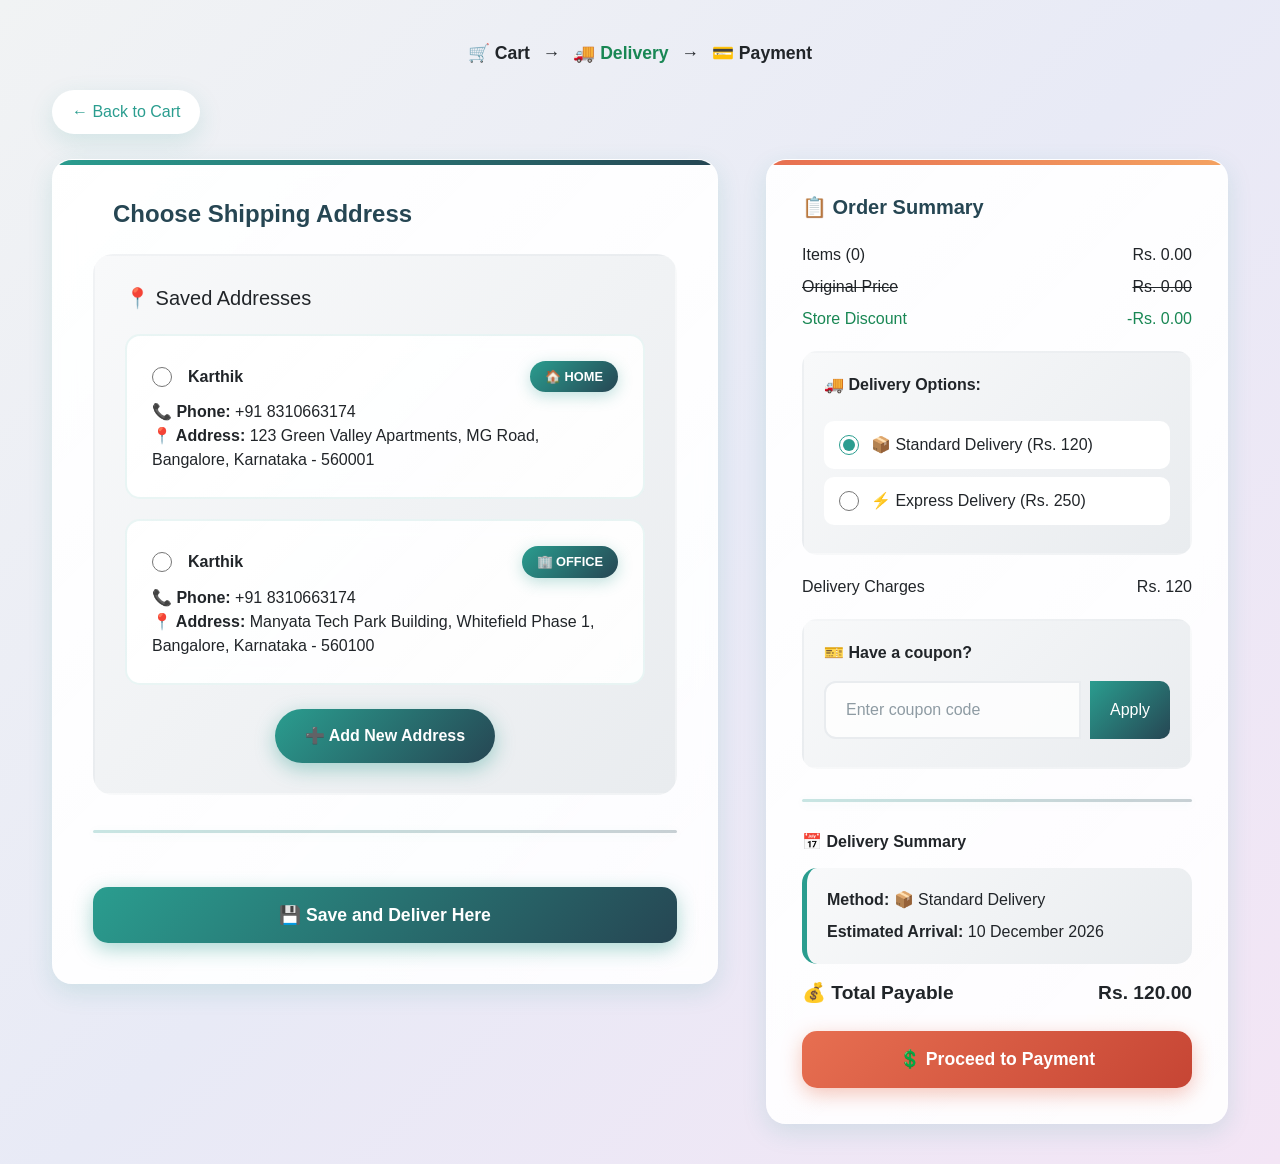
<file: HTML/shipping.html>
<!DOCTYPE html>
<html lang="en">
<head>
  <meta charset="UTF-8">
  <meta name="viewport" content="width=device-width, initial-scale=1.0">
  <title>Shipping Details</title>
  <link href="https://cdn.jsdelivr.net/npm/bootstrap@5.3.0/dist/css/bootstrap.min.css" rel="stylesheet">
  <style>
    :root {
      --deep-teal: #264653;
      --teal: #2a9d8f;
      --sand: #e9c46a;
      --orange: #f4a261;
      --rust: #e76f51;
      --light-teal: rgba(42, 157, 143, 0.1);
      --gradient-primary: linear-gradient(135deg, var(--teal) 0%, var(--deep-teal) 100%);
      --gradient-light: linear-gradient(135deg, #f8f9fa 0%, #e9ecef 100%);
      --shadow-soft: 0 8px 25px rgba(42, 157, 143, 0.15);
      --shadow-hover: 0 12px 35px rgba(42, 157, 143, 0.25);
    }

    body {
      background: linear-gradient(135deg, #f1f3f4 0%, #e8eaf6 50%, #f3e5f5 100%);
      font-family: 'Segoe UI', Tahoma, Geneva, Verdana, sans-serif;
      padding: 40px 20px;
      min-height: 100vh;
    }

    .container {
      max-width: 1200px;
      animation: fadeInUp 0.8s ease-out;
    }

    .breadcrumb-nav span {
      margin: 0 15px;
      transition: all 0.3s ease;
    }

    .breadcrumb-nav .current-step {
      color: var(--teal);
      font-weight: 700;
      text-shadow: 0 2px 4px rgba(42, 157, 143, 0.3);
    }

    /* Enhanced Back Link */
    .back-link {
      display: inline-flex;
      align-items: center;
      margin-bottom: 25px;
      color: var(--teal);
      text-decoration: none;
      font-weight: 500;
      padding: 10px 20px;
      background: white;
      border-radius: 25px;
      box-shadow: var(--shadow-soft);
      transition: all 0.3s ease;
    }

    .back-link:hover {
      transform: translateX(-5px);
      box-shadow: var(--shadow-hover);
      color: var(--deep-teal);
    }

    /* Premium Form Section */
    .form-section {
      background: linear-gradient(135deg, rgba(255,255,255,0.95) 0%, rgba(255,255,255,0.9) 100%);
      backdrop-filter: blur(10px);
      padding: 40px;
      border-radius: 20px;
      box-shadow: var(--shadow-soft);
      border: 1px solid rgba(255,255,255,0.2);
      transition: all 0.3s ease;
      position: relative;
      overflow: hidden;
    }

    .form-section::before {
      content: '';
      position: absolute;
      top: 0;
      left: 0;
      right: 0;
      height: 5px;
      background: var(--gradient-primary);
    }

    .form-section:hover {
      transform: translateY(-8px);
      box-shadow: var(--shadow-hover);
    }

    .section-title {
      color: var(--deep-teal);
      font-weight: 700;
      margin-bottom: 25px;
      position: relative;
      padding-left: 20px;
    }

    .section-title::before {
      /* content: '✨'; */
      position: absolute;
      left: 0;
      font-size: 1.2em;
    }

    /* Enhanced Form Controls */
    .form-control {
      border: 2px solid #e9ecef;
      border-radius: 12px;
      padding: 15px 20px;
      font-size: 1rem;
      transition: all 0.3s ease;
      background: rgba(255,255,255,0.8);
    }

    .form-control:focus {
      border-color: var(--teal);
      box-shadow: 0 0 0 0.25rem var(--light-teal);
      background: white;
      transform: translateY(-2px);
    }

    .form-control::placeholder {
      color: #8e9ba3;
      font-weight: 400;
    }

    /* Saved Addresses Enhanced */
    .saved-addresses {
      margin-bottom: 35px;
      background: var(--gradient-light);
      border-radius: 20px;
      padding: 30px;
      border: 2px solid transparent;
      transition: all 0.4s ease;
      position: relative;
      overflow: hidden;
    }

    .saved-addresses::before {
      content: '';
      position: absolute;
      top: -50%;
      left: -50%;
      width: 200%;
      height: 200%;
      background: conic-gradient(from 0deg, transparent, var(--teal), transparent);
      animation: rotate 4s linear infinite;
      opacity: 0;
      transition: opacity 0.3s ease;
    }

    .saved-addresses:hover::before {
      opacity: 0.1;
    }

    .saved-addresses:hover {
      border-color: var(--teal);
      transform: translateY(-5px);
      box-shadow: var(--shadow-hover);
    }

    .address-card {
      background: linear-gradient(135deg, rgba(255,255,255,0.95) 0%, rgba(255,255,255,0.9) 100%);
      backdrop-filter: blur(10px);
      border: 2px solid rgba(42, 157, 143, 0.1);
      border-radius: 15px;
      padding: 25px;
      margin-bottom: 20px;
      cursor: pointer;
      transition: all 0.4s cubic-bezier(0.4, 0, 0.2, 1);
      position: relative;
      overflow: hidden;
    }

    .address-card::before {
      content: '';
      position: absolute;
      top: 0;
      left: 0;
      width: 5px;
      height: 100%;
      background: var(--gradient-primary);
      transform: scaleY(0);
      transition: transform 0.4s ease;
      transform-origin: top;
    }

    .address-card:hover {
      border-color: var(--teal);
      box-shadow: var(--shadow-hover);
      transform: translateX(8px) translateY(-3px);
    }

    .address-card:hover::before {
      transform: scaleY(1);
    }

    .address-card.selected {
      border-color: var(--teal);
      background: linear-gradient(135deg, var(--light-teal) 0%, rgba(42, 157, 143, 0.05) 100%);
      transform: translateX(8px) translateY(-3px);
      box-shadow: var(--shadow-hover);
    }

    .address-card.selected::before {
      transform: scaleY(1);
    }

    .address-type {
      background: var(--gradient-primary);
      color: white;
      padding: 6px 15px;
      border-radius: 25px;
      font-size: 0.8rem;
      font-weight: 600;
      box-shadow: 0 4px 15px rgba(42, 157, 143, 0.3);
    }

    .add-new-toggle {
      background: var(--gradient-primary);
      color: white;
      border: none;
      padding: 15px 30px;
      border-radius: 30px;
      font-weight: 600;
      transition: all 0.3s ease;
      box-shadow: 0 6px 20px rgba(42, 157, 143, 0.4);
      position: relative;
      overflow: hidden;
    }

    .add-new-toggle::before {
      content: '';
      position: absolute;
      top: 50%;
      left: 50%;
      width: 0;
      height: 0;
      background: rgba(255,255,255,0.2);
      border-radius: 50%;
      transform: translate(-50%, -50%);
      transition: all 0.3s ease;
    }

    .add-new-toggle:hover::before {
      width: 300px;
      height: 300px;
    }

    .add-new-toggle:hover {
      transform: translateY(-3px);
      box-shadow: 0 8px 25px rgba(42, 157, 143, 0.5);
      color: white;
    }

    /* Enhanced New Address Form */
    .new-address-form {
      margin-top: 25px;
      padding: 30px;
      background: linear-gradient(135deg, rgba(255,255,255,0.95) 0%, rgba(255,255,255,0.9) 100%);
      backdrop-filter: blur(10px);
      border-radius: 15px;
      border: 2px dashed var(--teal);
      animation: slideDown 0.5s ease;
      box-shadow: var(--shadow-soft);
    }

    /* Premium Order Summary */
    .order-summary {
      background: linear-gradient(135deg, rgba(255,255,255,0.95) 0%, rgba(255,255,255,0.9) 100%);
      backdrop-filter: blur(10px);
      padding: 35px;
      border-radius: 20px;
      box-shadow: var(--shadow-soft);
      border: 1px solid rgba(255,255,255,0.2);
      transition: all 0.3s ease;
      position: relative;
      overflow: hidden;
    }

    .order-summary::before {
      content: '';
      position: absolute;
      top: 0;
      left: 0;
      right: 0;
      height: 5px;
      background: linear-gradient(90deg, var(--rust), var(--orange));
    }

    .order-summary:hover {
      transform: translateY(-8px);
      box-shadow: var(--shadow-hover);
    }

    .order-summary h5 {
      color: var(--deep-teal);
      font-weight: 700;
      margin-bottom: 25px;
    }

    /* Enhanced Delivery Options */
    .delivery-options {
      background: var(--gradient-light);
      padding: 20px;
      border-radius: 15px;
      margin: 20px 0;
      border: 2px solid transparent;
      transition: all 0.3s ease;
    }

    .delivery-options:hover {
      border-color: var(--teal);
      box-shadow: var(--shadow-soft);
    }

    .delivery-option {
      display: flex;
      align-items: center;
      padding: 12px 15px;
      margin: 8px 0;
      background: white;
      border-radius: 10px;
      transition: all 0.3s ease;
      cursor: pointer;
    }

    .delivery-option:hover {
      background: var(--light-teal);
      transform: translateX(5px);
    }

    .delivery-option input[type="radio"] {
      width: 20px;
      height: 20px;
      accent-color: var(--teal);
      margin-right: 12px;
    }

    /* Enhanced Delivery Box */
    .delivery-box {
      background: var(--gradient-light);
      padding: 20px;
      border-radius: 15px;
      margin-bottom: 15px;
      border-left: 5px solid var(--teal);
      transition: all 0.3s ease;
    }

    .delivery-box:hover {
      transform: translateX(5px);
      box-shadow: var(--shadow-soft);
    }

    /* Enhanced Coupon Box */
    .coupon-box {
      background: var(--gradient-light);
      padding: 20px;
      border-radius: 15px;
      margin: 20px 0;
      border: 2px solid transparent;
      transition: all 0.3s ease;
    }

    .coupon-box:hover {
      border-color: var(--teal);
      box-shadow: var(--shadow-soft);
    }

    .coupon-box .input-group {
      display: flex;
      gap: 10px;
    }

    .coupon-box .form-control {
      flex: 1;
      max-width: none;
    }

    .coupon-box .btn {
      background: var(--gradient-primary);
      border: none;
      color: white;
      padding: 10px 20px;
      border-radius: 10px;
      font-weight: 500;
      transition: all 0.3s ease;
    }

    .coupon-box .btn:hover {
      transform: translateY(-2px);
      box-shadow: 0 4px 15px rgba(42, 157, 143, 0.4);
    }

    /* Enhanced Buttons */
    .btn-green {
      background: var(--gradient-primary);
      color: white;
      border: none;
      padding: 15px 30px;
      border-radius: 15px;
      font-weight: 600;
      font-size: 1.1rem;
      transition: all 0.3s ease;
      box-shadow: 0 6px 20px rgba(42, 157, 143, 0.4);
      position: relative;
      overflow: hidden;
    }

    .btn-green::before {
      content: '';
      position: absolute;
      top: 50%;
      left: 50%;
      width: 0;
      height: 0;
      background: rgba(255,255,255,0.2);
      border-radius: 50%;
      transform: translate(-50%, -50%);
      transition: all 0.3s ease;
    }

    .btn-green:hover::before {
      width: 300px;
      height: 300px;
    }

    .btn-green:hover {
      transform: translateY(-3px);
      box-shadow: 0 8px 25px rgba(42, 157, 143, 0.5);
      color: white;
    }

    .btn-red {
      background: linear-gradient(135deg, var(--rust) 0%, #c64534 100%);
      color: white;
      border: none;
      padding: 15px 30px;
      border-radius: 15px;
      font-weight: 600;
      font-size: 1.1rem;
      transition: all 0.3s ease;
      box-shadow: 0 6px 20px rgba(231, 111, 81, 0.4);
      position: relative;
      overflow: hidden;
    }

    .btn-red::before {
      content: '';
      position: absolute;
      top: 50%;
      left: 50%;
      width: 0;
      height: 0;
      background: rgba(255,255,255,0.2);
      border-radius: 50%;
      transform: translate(-50%, -50%);
      transition: all 0.3s ease;
    }

    .btn-red:hover::before {
      width: 300px;
      height: 300px;
    }

    .btn-red:hover {
      transform: translateY(-3px);
      box-shadow: 0 8px 25px rgba(231, 111, 81, 0.5);
      color: white;
    }

    .address-radio {
      width: 20px;
      height: 20px;
      accent-color: var(--teal);
    }

    .section-divider {
      border: none;
      height: 3px;
      background: var(--gradient-primary);
      margin: 30px 0;
      border-radius: 3px;
      box-shadow: 0 2px 10px rgba(42, 157, 143, 0.3);
    }

    /* Enhanced Animations */
    @keyframes fadeInUp {
      from { 
        opacity: 0; 
        transform: translateY(30px); 
      }
      to { 
        opacity: 1; 
        transform: translateY(0); 
      }
    }

    @keyframes slideDown {
      from { 
        opacity: 0; 
        transform: translateY(-20px); 
      }
      to { 
        opacity: 1; 
        transform: translateY(0); 
      }
    }

    @keyframes rotate {
      from { transform: rotate(0deg); }
      to { transform: rotate(360deg); }
    }

    /* Responsive Enhancements */
    @media (max-width: 768px) {
      .container {
        padding: 20px 10px;
      }
      
      .form-section, .order-summary {
        padding: 25px;
      }
      
      .saved-addresses {
        padding: 20px;
      }
    }
  </style>
</head>
<body>
  <div class="container">
    <div class="text-center mb-4 fw-semibold" style="font-size: 1.1rem;">
        <span>🛒 Cart</span>
        <span class="mx-2">→</span>
        <span class="text-success fw-bold">🚚 Delivery</span>
        <span class="mx-2">→</span>
        <span>💳 Payment</span>
    </div>
    
    <a href="cart.html" class="back-link">
      ← Back to Cart
    </a>
    
    <div class="row g-5">
      <!-- Shipping Form -->
      <div class="col-lg-7">
        <div class="form-section">
          <h4 class="section-title">Choose Shipping Address</h4>
          
          <!-- Saved Addresses Section -->
          <div class="saved-addresses">
            <h5 class="mb-4">📍 Saved Addresses</h5>
            
            <div class="address-card" onclick="selectAddress(this, 'home')">
            <div class="d-flex align-items-center justify-content-between mb-2">
                <div class="d-flex align-items-center">
                <input type="radio" name="addressChoice" value="home" class="address-radio me-3">
                <strong class="me-2">Karthik</strong>
                </div>
                <span class="address-type">🏠 HOME</span>
            </div>
            <div class="address-content mt-2">
                <strong>📞 Phone:</strong> +91 8310663174<br>
                <strong>📍 Address:</strong> 123 Green Valley Apartments, MG Road, Bangalore, Karnataka - 560001
            </div>
            </div>

            <div class="address-card" onclick="selectAddress(this, 'office')">
            <div class="d-flex align-items-center justify-content-between mb-2">
                <div class="d-flex align-items-center">
                <input type="radio" name="addressChoice" value="office" class="address-radio me-3">
                <strong class="me-2">Karthik</strong>
                </div>
                <span class="address-type">🏢 OFFICE</span>
            </div>
            <div class="address-content mt-2">
                <strong>📞 Phone:</strong> +91 8310663174<br>
                <strong>📍 Address:</strong> Manyata Tech Park Building, Whitefield Phase 1, Bangalore, Karnataka - 560100
            </div>
            </div>

            <div class="text-center mt-4">
              <button class="add-new-toggle" onclick="toggleNewAddressForm()">
                ➕ Add New Address
              </button>
            </div>
          </div>

          <hr class="section-divider">

          <!-- New Address Form -->
          <div id="new-address-form" class="new-address-form" style="display: none;">
            <h5 class="mb-4">📝 Add New Shipping Address</h5>
            <form id="shipping-form">
              <div class="row g-4">
                <div class="col-md-12">
                  <input type="text" class="form-control" placeholder="🏢 Company's Name (Optional)">
                </div>
                <div class="col-md-6">
                  <input type="text" class="form-control" id="name" placeholder="👤 Full Name" required>
                </div>
                <div class="col-md-6">
                  <input type="tel" class="form-control" id="phone" placeholder="📞 Phone Number" required>
                </div>
                <div class="col-md-6">
                  <input type="text" class="form-control" id="pincode" placeholder="📮 Pincode" required>
                </div>
                <div class="col-md-6">
                  <input type="text" class="form-control" id="city" placeholder="🏙️ City/District/Town" required>
                </div>
                <div class="col-md-12">
                  <input type="text" class="form-control" id="address" placeholder="🏠 Address (Area and Street)" required>
                </div>
                <div class="col-md-6">
                  <input type="text" class="form-control" id="state" placeholder="🗺️ State" required>
                </div>
                <div class="col-md-6 d-flex align-items-center">
                  <div>
                    <input class="form-check-input me-2" type="checkbox" checked>
                    <label class="form-check-label">Same as Billing Address</label>
                  </div>
                </div>
              </div>
            </form>
          </div>

          <button type="button" class="btn btn-green mt-4 w-100" onclick="saveAndContinue()">
            💾 Save and Deliver Here
          </button>
        </div>
      </div>

      <!-- Order Summary -->
      <div class="col-lg-5">
        <div class="order-summary">
          <h5 class="mb-4">📋 Order Summary</h5>
          
          <div class="d-flex justify-content-between mb-2">
            <span>Items (<span id="item-count">0</span>)</span>
            <span id="order-total">Rs. 0</span>
          </div>
          <div class="d-flex justify-content-between mb-2">
            <span><s>Original Price</s></span>
            <span><s id="original-price">Rs. 0</s></span>
          </div>
          <div class="d-flex justify-content-between text-success mb-2">
            <span>Store Discount</span>
            <span id="store-discount">-Rs. 0</span>
          </div>
          <div class="d-flex justify-content-between text-success mb-3 d-none" id="discount-row">
            <span>Coupon Discount</span>
            <span id="discount-amount">-Rs. 0</span>
          </div>

          <div class="delivery-options">
            <label class="form-label fw-bold mb-3">🚚 Delivery Options:</label>
            <div class="delivery-option" onclick="selectDeliveryOption('standard')">
              <input type="radio" name="deliveryOption" id="standard" value="standard" checked>
              <label for="standard" class="mb-0">📦 Standard Delivery (Rs. 120)</label>
            </div>
            <div class="delivery-option" onclick="selectDeliveryOption('express')">
              <input type="radio" name="deliveryOption" id="express" value="express">
              <label for="express" class="mb-0">⚡ Express Delivery (Rs. 250)</label>
            </div>
          </div>

          <div class="d-flex justify-content-between mb-3">
            <span>Delivery Charges</span>
            <span id="delivery-charge">Rs. 120</span>
          </div>

          <div class="coupon-box">
            <label for="coupon" class="form-label fw-bold mb-3">🎫 Have a coupon?</label>
            <div class="input-group">
              <input type="text" class="form-control" id="coupon" placeholder="Enter coupon code">
              <button class="btn" onclick="applyCoupon()">Apply</button>
            </div>
            <small id="coupon-msg" class="text-success d-block mt-2"></small>
          </div>

          <hr class="section-divider">
          
          <h6 class="mb-3 fw-bold">📅 Delivery Summary</h6>
          <div class="delivery-box">
            <p class="mb-2"><strong>Method:</strong> <span id="delivery-method">📦 Standard Delivery</span></p>
            <p class="mb-0"><strong>Estimated Arrival:</strong> <span id="delivery-date">21 May, 2025</span></p>
          </div>
          
          <div class="d-flex justify-content-between fw-bold mb-4" style="font-size: 1.2rem;">
            <span>💰 Total Payable</span>
            <span id="total-payable">Rs. 0</span>
          </div>
          
          <button class="btn btn-red w-100" onclick="placeOrder()">
            💲 Proceed to Payment
          </button>
        </div>
      </div>
    </div>
  </div>

  <script>
  const productData = JSON.parse(localStorage.getItem("directBuy")) || [];
  let subtotal = 0;
  let couponDiscount = 0;
  let storeDiscount = 0;
  let selectedAddress = null;

  const savedAddresses = {
    home: {
      name: "Hrishi",
      phone: "+91 98765 43210",
      address: "123 Green Valley Apartments, MG Road, Bangalore, Karnataka - 560001",
      type: "HOME"
    },
    office: {
      name: "Hrishi",
      phone: "+91 98765 43210",
      address: "Manyata Tech Park Building, Whitefield Phase 1, Bangalore, Karnataka - 560100",
      type: "OFFICE"
    }
  };

  function selectAddress(element, addressKey) {
    document.querySelectorAll('.address-card').forEach(card => card.classList.remove('selected'));
    element.classList.add('selected');
    element.querySelector('input[type="radio"]').checked = true;
    selectedAddress = addressKey;
    document.getElementById('new-address-form').style.display = 'none';
    document.querySelector('.add-new-toggle').innerHTML = '➕ Add New Address';
  }

  function selectDeliveryOption(option) {
    document.getElementById(option).checked = true;
    calculateTotal();
  }

  function toggleNewAddressForm() {
    const form = document.getElementById('new-address-form');
    const button = document.querySelector('.add-new-toggle');
    if (form.style.display === 'none') {
      form.style.display = 'block';
      button.innerHTML = '❌ Cancel';
      document.querySelectorAll('.address-card').forEach(card => card.classList.remove('selected'));
      document.querySelectorAll('input[name="addressChoice"]').forEach(radio => radio.checked = false);
      selectedAddress = 'new';
    } else {
      form.style.display = 'none';
      button.innerHTML = '➕ Add New Address';
      selectedAddress = null;
    }
  }

  function calculateTotal() {
    let cart = [];
    const directBuy = JSON.parse(localStorage.getItem("directBuy"));
    if (directBuy && directBuy.length > 0) {
      cart = directBuy;
    } else {
      cart = JSON.parse(localStorage.getItem("cart")) || [];
    }

    subtotal = 0;
    let itemCount = 0;

    cart.forEach(item => {
      const price = parseFloat(item.price.replace(/[^0-9.]/g, "")) || 0;
      subtotal += price * item.quantity;
      itemCount += item.quantity;
    });

    const originalPrice = subtotal * 1.2;
    storeDiscount = originalPrice - subtotal;

    const isExpress = document.getElementById("express").checked;
    const deliveryFee = isExpress ? 250 : 120;
    const methodText = isExpress ? "⚡ Express Delivery" : "📦 Standard Delivery";

    const total = subtotal + deliveryFee - couponDiscount;

    document.getElementById("item-count").innerText = itemCount;
    document.getElementById("original-price").innerText = `Rs. ${originalPrice.toFixed(2)}`;
    document.getElementById("order-total").innerText = `Rs. ${subtotal.toFixed(2)}`;
    document.getElementById("store-discount").innerText = `-Rs. ${storeDiscount.toFixed(2)}`;
    document.getElementById("delivery-charge").innerText = `Rs. ${deliveryFee}`;
    document.getElementById("delivery-method").innerText = methodText;
    document.getElementById("total-payable").innerText = `Rs. ${total.toFixed(2)}`;

    const discountRow = document.getElementById("discount-row");
    const discountAmount = document.getElementById("discount-amount");

    if (couponDiscount > 0) {
      discountRow.classList.remove("d-none");
      discountAmount.innerText = `-Rs. ${couponDiscount.toFixed(2)}`;
    } else {
      discountRow.classList.add("d-none");
    }

    const today = new Date();
    const daysToAdd = isExpress ? 2 : Math.floor(Math.random() * 6) + 5;
    today.setDate(today.getDate() + daysToAdd);
    const deliveryDate = today.toLocaleDateString('en-IN', {
      day: '2-digit', month: 'long', year: 'numeric'
    });
    document.getElementById("delivery-date").textContent = deliveryDate;
  }

  function applyCoupon() {
    const code = document.getElementById("coupon").value.trim();
    const msg = document.getElementById("coupon-msg");
    if (code === "SAVE20") {
      couponDiscount = subtotal * 0.2;
      msg.textContent = "Coupon applied! 20% discount added.";
      msg.classList.remove("text-danger");
      msg.classList.add("text-success");
    } else {
      couponDiscount = 0;
      msg.textContent = "Invalid coupon code.";
      msg.classList.remove("text-success");
      msg.classList.add("text-danger");
    }
    calculateTotal();
  }

  function saveAndContinue() {
    if (!selectedAddress) {
      alert("Please select a delivery address or add a new one.");
      return;
    }

    let addressData = {};

    if (selectedAddress === 'new') {
      const form = document.getElementById("shipping-form");
      if (!form.checkValidity()) {
        form.reportValidity();
        return;
      }

      addressData = {
        name: document.getElementById("name").value,
        phone: document.getElementById("phone").value,
        street: document.getElementById("address").value,
        city: document.getElementById("city").value,
        state: document.getElementById("state").value,
        zip: document.getElementById("pincode").value
      };
    } else {
      const saved = savedAddresses[selectedAddress];
      addressData = {
        name: saved.name,
        phone: saved.phone,
        street: saved.address.split(',')[0] || '',
        city: 'Bangalore',
        state: 'Karnataka',
        zip: saved.address.match(/\d{6}/)?.[0] || ''
      };
    }

    localStorage.setItem("shippingAddress", JSON.stringify(addressData));

    const isExpress = document.getElementById("express").checked;
    const deliveryDays = isExpress ? 2 : Math.floor(Math.random() * 5) + 3;
    const deliveryDate = new Date(Date.now() + deliveryDays * 24 * 60 * 60 * 1000);
    const formattedDate = deliveryDate.toLocaleDateString('en-IN', {
      day: '2-digit', month: 'long', year: 'numeric'
    });

    const deliveryInfo = {
      date: formattedDate,
      time: "6:00 PM",
      method: isExpress ? "Express" : "Standard"
    };

    localStorage.setItem("deliveryInfo", JSON.stringify(deliveryInfo));

    // Save cartItems to be used by thankyou.html
    const cartData = JSON.parse(localStorage.getItem("directBuy")) || JSON.parse(localStorage.getItem("cart")) || [];
    localStorage.setItem("cartItems", JSON.stringify(cartData));

    alert("Address saved! Proceeding to payment...");
    localStorage.removeItem("directBuy");
    window.location.href = "payment.html";
  }

  function placeOrder() {
    if (!selectedAddress) {
      alert("Please select a delivery address first.");
      return;
    }
    localStorage.removeItem("directBuy");
    window.location.href = "payment.html";
  }

  document.addEventListener('DOMContentLoaded', () => {
    calculateTotal();
    document.querySelectorAll('input[name="deliveryOption"]').forEach(option => {
      option.addEventListener('change', calculateTotal);
    });
  });

  </script>
</body>
</html>
</file>
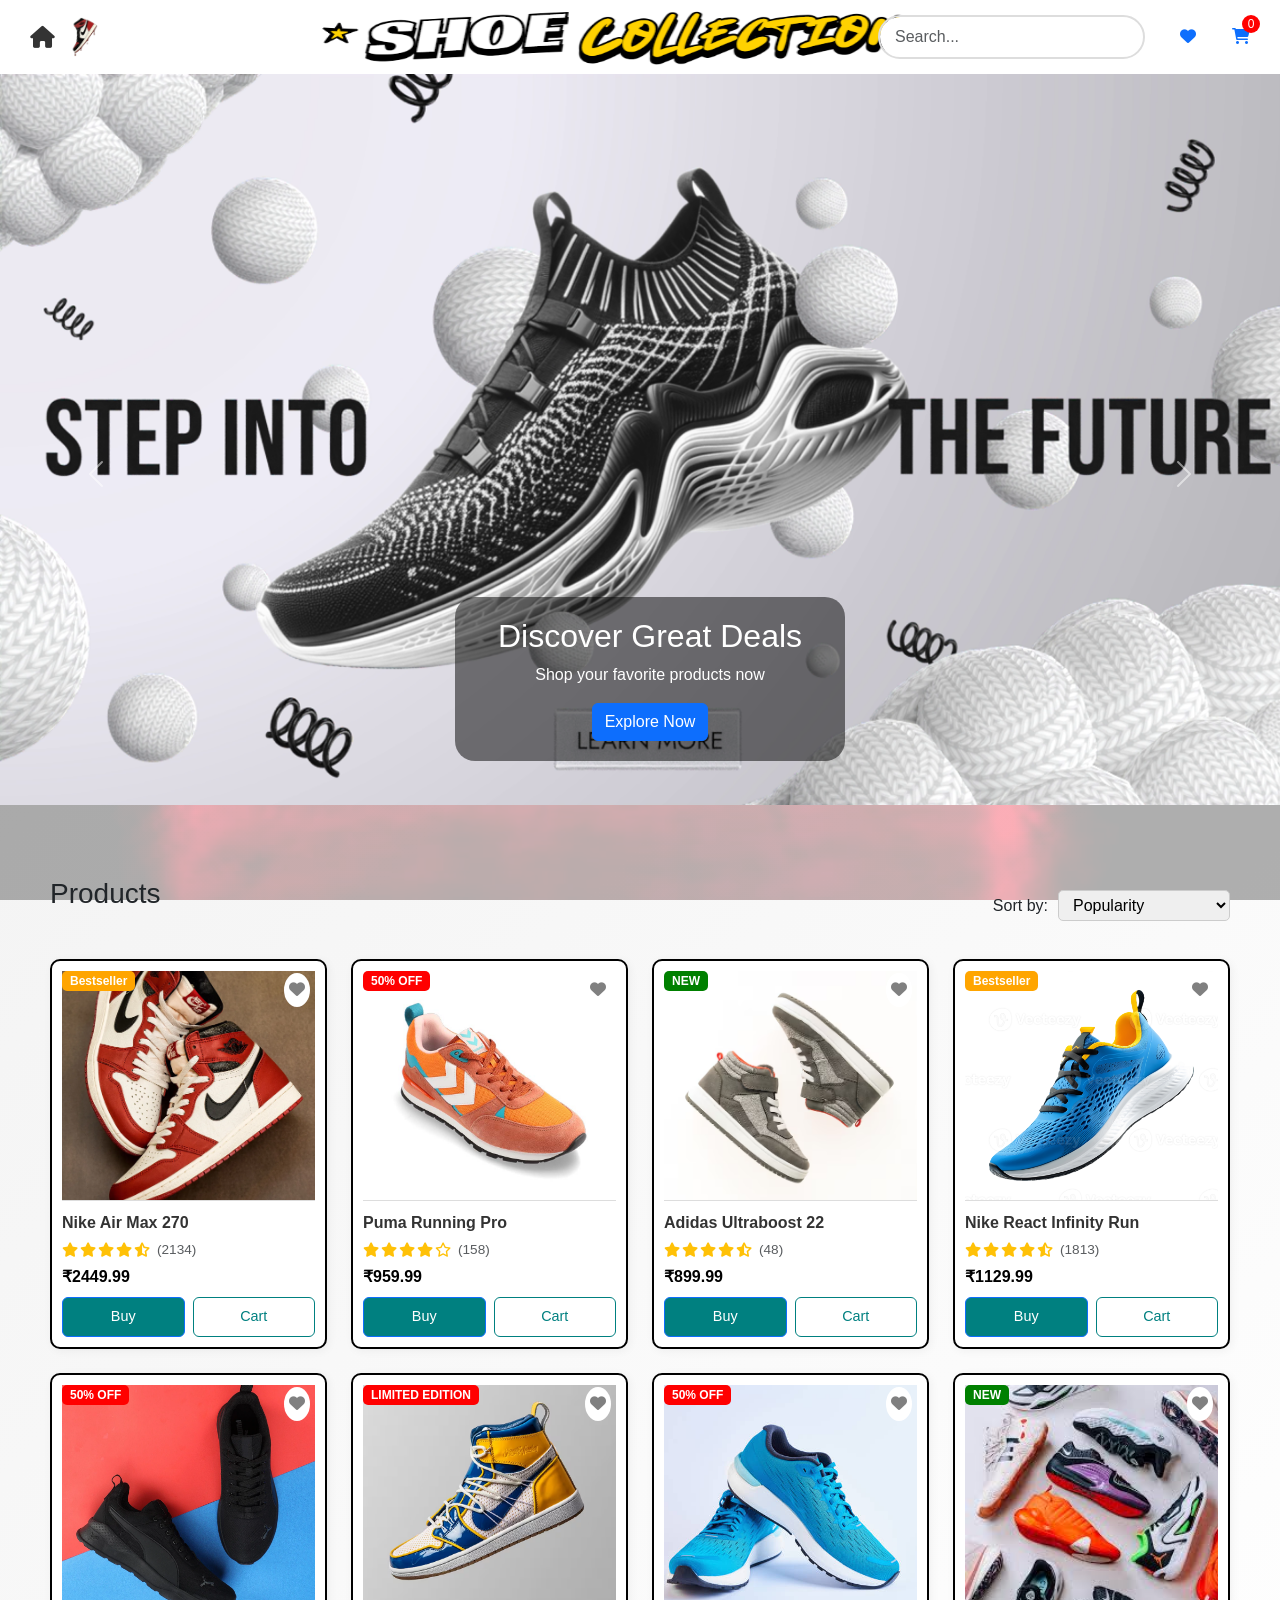
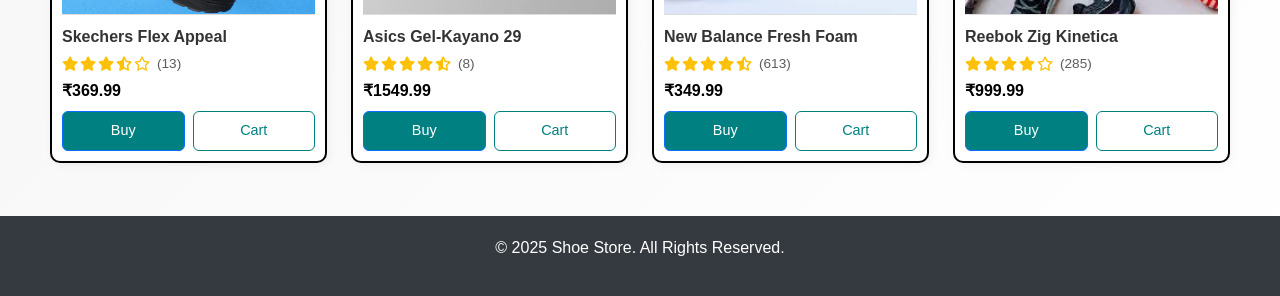
<file: HTML/shoes.html>
<!DOCTYPE html>
<html lang="en">
<head>
  <meta charset="UTF-8" />
  <meta name="viewport" content="width=device-width, initial-scale=1.0" />
  <title>Shoes Category</title>
  <link rel="icon" href="../Images/shoe">
  <link href="https://cdn.jsdelivr.net/npm/bootstrap@5.3.0/dist/css/bootstrap.min.css" rel="stylesheet">
  <link rel="stylesheet" href="https://cdnjs.cloudflare.com/ajax/libs/font-awesome/6.0.0/css/all.min.css">
  <style>
    /* Full-page background image */
.background-overlay {
  position: fixed;
  top: 0;
  left: 0;
  width: 100%;
  height: 100%;
  background-image: url('../Images/shoelogo.jpg'); /* Replace with your image path */
  background-size: cover;
  background-position: center;
  opacity: 0.3; /* Controls translucency */
  z-index: -1;  /* Places it behind content */
}
    body {
      background: linear-gradient(135deg, #f0f0f0, #ffffff);
      font-family: 'Segoe UI', Tahoma, Geneva, Verdana, sans-serif;
    }
    header {
  display: flex;
  justify-content: space-between;
  align-items: center;
  padding: 15px 30px;
  background: #fff;
  box-shadow: 0 2px 10px rgba(0, 0, 0, 0.452);
  position: relative;
}

.nav-left,
.nav-right {
  display: flex;
  align-items: center;
  gap: 15px;
}

.nav-title {
  position: absolute;
  left: 48%;
  transform: translateX(-50%);
  font-size: 20px;
  font-weight: 600;
  color: #333;
  white-space: nowrap;
}

.home-link {
  font-size: 22px;
  color: #333;
  text-decoration: none;
}

.home-link:hover {
  color: #000;
}

.search-box {
  flex-grow: 1;
  margin-right: 20px;
}

.search-box input {
  width: 100%;
  padding: 8px 15px;
  border: 2px solid #ddd;
  border-radius: 25px;
}

.icon-wrapper {
  display: flex;
  align-items: center;
  gap: 20px;
}

.wishlist-icon {
  position: absolute;
  top: 12px;
  right: 15px;
  background: white;
  border-radius: 50%;
  padding: 5px;
  cursor: pointer;
  color: gray;
  transition: color 0.3s ease;
}

.wishlist-icon.active {
  color: red;
}


.cart-icon-wrapper {
  position: relative;
  display: inline-block;
}

.cart-count {
  position: absolute;
  top: -10px;
  right: -10px;
  background: red;
  color: white;
  font-size: 12px;
  width: 18px;
  height: 18px;
  text-align: center;
  line-height: 18px;
  border-radius: 50%;
}


    /* .carousel-inner {
      height: 600px;
      border: 2px solid black;
      border-radius: 5px;
      overflow: hidden;
      margin: 20px 0;
    }
    .carousel-inner img {
    object-fit: cover;
    height: 100%;
    width: 100%;
    } */
    .carousel-inner {
  height: 800px;
  width: 1300px;
}

.carousel-img {
  height: 100%;
  object-fit: cover;
}

.carousel-caption {
  position: absolute;           /* stays on top of image */
  bottom: 6%;                  /* vertical position from bottom */
  left: 50%;                    /* horizontal position */
  transform: translateX(-50%);  /* center it horizontally */
  background: rgba(0, 0, 0, 0.5); /* dark transparent background */
  padding: 20px 30px;
  border-radius: 20px;
  width: 30%;                   /* width of the caption box */
  text-align: center;
}

.carousel-caption h2,
.carousel-caption p {
  color: #fff;
}

/* Responsive Styles */
@media (max-width: 991px) {
  header {
    flex-direction: column;
    padding: 10px;
    gap: 10px;
    height: auto;
  }
  .nav-left {
    width: 100%;
    justify-content: space-between;
  }
  .nav-title {
    position: static;
    transform: none;
    width: 100%;
    text-align: center;
    margin: 10px 0;
  }
  .nav-title img {
    width: 100%;
    max-width: 300px;
    height: auto;
  }
  .nav-right {
    width: 100%;
    justify-content: center;
    gap: 15px;
  }
  .search-box {
    margin-right: 0;
    width: 100%;
    max-width: 300px;
  }
  
  .carousel-inner {
    height: 350px !important;
    width: 100% !important;
  }
  .carousel-caption {
    width: 70%;
    padding: 10px;
  }
  .carousel-caption h2 {
    font-size: 1.2rem;
  }
  .carousel-caption p {
    font-size: 0.9rem;
  }
  
  .products-section {
    padding: 10px 15px;
  }
  
  .row-cols-sm-2 > * {
    flex: 0 0 auto;
    width: 50%;
  }
}


  .sort-filter-container {
  display: flex;
  align-items: center;
  gap: 10px;
}

.sort-filter-container label {
  font-weight: 500;
}

.sort-filter-container select {
  padding: 5px 10px;
  border-radius: 5px;
  border: 1px solid #ccc;
}

    .products-section {
      padding: 3px 50px;
    }
    .product-card {
      border: 2px solid black;
      border-radius: 10px;
      padding: 10px;
      text-align: center;
      background-color: #fff;
      box-shadow: 2px 2px 10px rgba(0,0,0,0.05);
      transition: transform 0.2s;
      position: relative;
    }
    .product-name {
  font-size: 1rem;
  font-weight: 600;
  margin-top: 10px;
  text-align: left;
  color: #333;
}

.product-rating {
  margin-top: 5px;
  font-size: 0.9rem;
  color: #777;
  display: flex;
  align-items: center;
  gap: 2px;
}

.product-rating .rating-count {
  margin-left: 5px;
  font-size: 0.85rem;
}

.product-price {
  font-size: 1rem;
  font-weight: bold;
  margin-top: 5px;
  color: black;
  text-align: left;
}

    .product-card:hover {
      transform: scale(1.02);
    }
    .product-card img {
      width: 100%;
      height: 230px;
      object-fit: cover;
      border-bottom: 1px solid #ddd;
    }
    .wishlist-icon {
      position: absolute;
      top: 12px;
      right: 15px;
      background: white;
      border-radius: 70%;
      padding: 5px;
      cursor: pointer;
      color: gray;
    }
    .wishlist-icon.active {
      color: red;
    }
    .product-details {
      display: flex;
      justify-content: space-between;
      align-items: center;
      padding-top: 10px;
    }
    .buy-btn {
  background-color: #008080;
  color: white;
}
.cart-btn {
  border-color: #008080;
  color: #008080;
}

    .buy-btn, .cart-btn {
    padding-top: 8px;
    padding-bottom: 8px;
    border-radius: 6px;
    transition: background-color 0.3s, transform 0.2s ease;
    font-size: 0.9rem;
    }

    .buy-btn:hover {
  background-color: #006666; /* darker teal */
  transform: translateY(-1px);
}

.cart-btn:hover {
  background-color: #e0f5f5; /* soft teal-tinted gray */
  transform: translateY(-1px);
}

    footer {
      background: #343a40;
      color: white;
      text-align: center;
      padding: 20px;
      margin-top: 50px;
    }
    .badge {
    position: absolute;
    top: 10px;
    left: 10px;
    background: red;
    color: white;
    padding: 4px 8px;
    font-size: 12px;
    border-radius: 5px;
  }
  .badge.new {
    background: green;
  }

  .badge.bestseller {
    background: orange;
  }

  .popup-notification {
  position: fixed;
  top: 20px;
  right: 20px;
  background-color: #28a745;
  color: white;
  padding: 12px 20px;
  border-radius: 10px;
  font-weight: 500;
  font-size: 16px;
  box-shadow: 0 4px 10px rgba(0,0,0,0.2);
  opacity: 0;
  pointer-events: none;
  transition: opacity 0.4s ease, transform 0.4s ease;
  z-index: 9999;
}

.popup-notification.show {
  opacity: 1;
  transform: translateY(0);
}

.popup-notification.hide {
  opacity: 0;
  transform: translateY(-20px);
}

.back-to-top {
    position: fixed;
    bottom: 30px;
    right: 30px;
    width: 50px;
    height: 50px;
    border-radius: 50%;
    background-color: #2c3e50;
    color: white;
    display: flex;
    justify-content: center;
    align-items: center;
    font-size: 24px;
    cursor: pointer;
    box-shadow: 0 4px 10px rgba(0,0,0,0.3);
    opacity: 0;
    visibility: hidden;
    transition: all 0.3s ease;
    z-index: 1000;
  }
  
  .back-to-top.visible {
    opacity: 1;
    visibility: visible;
  }
  
  .back-to-top:hover {
    background-color: #4ca1af;
    transform: translateY(-5px);
  }

  </style>
</head>
<body>
    <div id="popup" class="popup-notification">Item added to cart ✅</div>

  <div class="background-overlay"></div>

  <header>
  <div class="nav-left">
    <a href="homepage.html" class="home-link">
      <i class="fas fa-home"></i>
    </a>
    <div id="category-logo">
      <a href="shoes.html">
        <img src="../Images/shoelogo1.png" alt="Shoe Logo" height="40px">
      </a>
    </div>
  </div>

  <div class="nav-title">
    <img src="../Images/title.png" alt="" height="60px" width="600px">
  </div>

  <div class="nav-right">
    <div class="search-box">
      <div class="position-relative">
        <input type="text" placeholder="Search..." id="searchInput" class="form-control pe-5" style="padding-right: 30px;">
        <span id="clearSearch" style="position:absolute; right:15px; top:50%; transform:translateY(-50%); cursor:pointer; display:none;">&times;</span>
      </div>
    </div>
    <div class="icon-wrapper">
    <a href="wishlist.html" class="wishlist-icon-wrapper me-3">
        <i class="fas fa-heart"></i>
    </a>
    <a href="cart.html" class="cart-icon-wrapper">
        <i class="fas fa-shopping-cart"></i>
        <span class="cart-count" id="cart-count">0</span>
    </a>
    </div>


      <!-- <span class="cart-icon-wrapper">
        <i class="fas fa-shopping-cart"></i>
        <span class="cart-count" id="cart-count">0</span>
      </span> -->
    </div>
  </div>
</header>

  <!-- <div class="container">
    <div id="mainCarousel" class="carousel slide" data-bs-ride="carousel">
      <div class="carousel-inner">
        <div class="carousel-item active">
          <img src="../Images/banner1" class="d-block w-100" alt="...">
        </div>
        <div class="carousel-item">
          <img src="../Images/banner2.jpg" class="d-block w-100" alt="...">
        </div>
        <div class="carousel-item">
          <img src="../Images/banner3.png" class="d-block w-100" alt="...">
        </div>
        <!-- <div class="carousel-item">
          <img src="../Images/shoe3.jpeg" class="d-block w-100" alt="...">
        </div> -->
        <!-- <div class="carousel-item">
          <img src="../Images/shoebanner1.jpg" class="d-block w-100" alt="...">
        </div>
      </div>
      <button class="carousel-control-prev" type="button" data-bs-target="#mainCarousel" data-bs-slide="prev">
        <span class="carousel-control-prev-icon" aria-hidden="true"></span>
      </button>
      <button class="carousel-control-next" type="button" data-bs-target="#mainCarousel" data-bs-slide="next">
        <span class="carousel-control-next-icon" aria-hidden="true"></span>
      </button>
    </div> -->

    <div id="heroCarousel" class="carousel slide" data-bs-ride="carousel">
  <div class="carousel-inner">
    <div class="carousel-item active">
      <img src="../Images/banner1" class="d-block w-100 carousel-img" alt="...">
      <div class="carousel-caption d-none d-md-block">
        <h2>Discover Great Deals</h2>
        <p>Shop your favorite products now</p>
        <a href="#products" class="btn btn-primary">Explore Now</a>
      </div>
    </div>
    <div class="carousel-item">
      <img src="../Images/banner3.png" class="d-block w-100 carousel-img" alt="...">
      <div class="carousel-caption d-none d-md-block">
        <h2>Weekend Offers</h2>
        <p>Check out the weekend collections</p>
        <a href="#products" class="btn btn-light text-dark">Shop Now</a>
      </div>
    </div>
    <div class="carousel-item">
      <img src="../Images/banner6" class="d-block w-100 carousel-img" alt="...">
      <div class="carousel-caption d-none d-md-block">
        <h2>New Arrivals</h2>
        <p>Check out the latest collections</p>
        <a href="#products" class="btn btn-light text-dark">Shop Now</a>
      </div>
    </div>
    <div class="carousel-item">
      <img src="../Images/shoebanner1.jpg" class="d-block w-100 carousel-img" alt="...">
      <div class="carousel-caption d-none d-md-block">
        <h2>Limited Edition</h2>
        <p>Check out the limited edition collections</p>
        <a href="#products" class="btn btn-light text-dark">Shop Now</a>
      </div>
    </div>
    <!-- Add more carousel items if needed -->
  </div>

  <!-- Controls -->
  <button class="carousel-control-prev" type="button" data-bs-target="#heroCarousel" data-bs-slide="prev">
    <span class="carousel-control-prev-icon"></span>
  </button>
  <button class="carousel-control-next" type="button" data-bs-target="#heroCarousel" data-bs-slide="next">
    <span class="carousel-control-next-icon"></span>
  </button>
</div>

    <div class="products-section">
    <div class="d-flex justify-content-between align-items-center mb-4">
    <h3 class="mb-4">Products</h3>

    <!-- ✅ Sort Options -->
    <div class="sort-filter-container">
      <label for="sort-by">Sort by:</label>
      <select id="sort-by">
        <option value="popularity">Popularity</option>
        <option value="price-low">Price: Low to High</option>
        <option value="newest">Newest First</option>
        <option value="ratings">Customer Ratings</option>
        <option value="discount">Discount %</option>
      </select>
    </div>
  </div>
      
      <div class="row row-cols-1 row-cols-sm-2 row-cols-md-3 row-cols-lg-4 g-4">
        
        <!-- Repeat for 6 products -->
        <div class="col">
          <div class="product-card">
  <div class="wishlist-icon"><i class="fas fa-heart"></i></div>
        <div class="badge bestseller">Bestseller</div>
        <img src="../Images/shoe" alt="Product Image">

        <div class="product-name">Nike Air Max 270</div>

        <div class="product-rating">
            <i class="fas fa-star text-warning"></i>
            <i class="fas fa-star text-warning"></i>
            <i class="fas fa-star text-warning"></i>
            <i class="fas fa-star text-warning"></i>
            <i class="fas fa-star-half-alt text-warning"></i>
            <span class="rating-count text-muted">(2134)</span>
        </div>

        <div class="product-price">₹2449.99</div>

        <div class="d-flex gap-2 mt-2">
            <button class="btn btn-sm btn-primary buy-btn w-100">Buy</button>
            <button class="btn btn-sm btn-outline-secondary cart-btn w-100">Cart</button>
        </div>
        </div>

        </div>
        <div class="col">
          <div class="product-card">
            <div class="wishlist-icon"><i class="fas fa-heart"></i></div>
            <div class="badge">50% OFF</div>
            <img src="../Images/shoe1.jpg" alt="Product Image">
            <div class="product-name">Puma Running Pro</div>
            <div class="product-rating">
                <i class="fas fa-star text-warning"></i>
                <i class="fas fa-star text-warning"></i>
                <i class="fas fa-star text-warning"></i>
                <i class="fas fa-star text-warning"></i>
                <i class="far fa-star text-warning"></i>
                <span class="rating-count text-muted">(158)</span>
            </div>
            <div class="product-price">₹959.99</div>

            <div class="d-flex gap-2 mt-2">
                <button class="btn btn-sm btn-primary buy-btn w-100">Buy</button>
              <button class="btn btn-sm btn-outline-secondary cart-btn w-100">Cart</button>
            </div>
          </div>
        </div>
        <div class="col">
          <div class="product-card">
            <div class="wishlist-icon"><i class="fas fa-heart"></i></div>
            <div class="badge new">NEW</div>
            <img src="../Images/shoe2" alt="Product Image">
            <div class="product-name">Adidas Ultraboost 22</div>
            <div class="product-rating">
                <i class="fas fa-star text-warning"></i>
                <i class="fas fa-star text-warning"></i>
                <i class="fas fa-star text-warning"></i>
                <i class="fas fa-star text-warning"></i>
                <i class="fas fa-star-half-alt text-warning"></i>
                <span class="rating-count text-muted">(48)</span>
            </div>
            <div class="product-price">₹899.99</div>

            <div class="d-flex gap-2 mt-2">
                <button class="btn btn-sm btn-primary buy-btn w-100">Buy</button>
              <button class="btn btn-sm btn-outline-secondary cart-btn w-100">Cart</button>
            </div>
          </div>
        </div>
        <div class="col">
          <div class="product-card">
            <div class="wishlist-icon"><i class="fas fa-heart"></i></div>
            <div class="badge bestseller">Bestseller</div>
            <img src="../Images/shoe4" alt="Product Image">
            <div class="product-name">Nike React Infinity Run</div>
            <div class="product-rating">
                <i class="fas fa-star text-warning"></i>
                <i class="fas fa-star text-warning"></i>
                <i class="fas fa-star text-warning"></i>
                <i class="fas fa-star text-warning"></i>
                <i class="fas fa-star-half-alt text-warning"></i>
                <span class="rating-count text-muted">(1813)</span>
            </div>
            <div class="product-price">₹1129.99</div>

            <div class="d-flex gap-2 mt-2">
                <button class="btn btn-sm btn-primary buy-btn w-100">Buy</button>
              <button class="btn btn-sm btn-outline-secondary cart-btn w-100">Cart</button>
            </div>
          </div>
        </div>
        <div class="col">
          <div class="product-card">
            <div class="wishlist-icon"><i class="fas fa-heart"></i></div>
            <div class="badge">50% OFF</div>
            <img src="../Images/shoe5" alt="Product Image">
            <div class="product-name">Skechers Flex Appeal</div>
            <div class="product-rating">
                <i class="fas fa-star text-warning"></i>
                <i class="fas fa-star text-warning"></i>
                <i class="fas fa-star text-warning"></i>
                <i class="fas fa-star-half-alt text-warning"></i>
                <i class="far fa-star text-warning"></i>
                <span class="rating-count text-muted">(13)</span>
            </div>
            <div class="product-price">₹369.99</div>

            <div class="d-flex gap-2 mt-2">
                <button class="btn btn-sm btn-primary buy-btn w-100">Buy</button>
              <button class="btn btn-sm btn-outline-secondary cart-btn w-100">Cart</button>
            </div>
          </div>
        </div>
        <div class="col">
          <div class="product-card">
            <div class="wishlist-icon"><i class="fas fa-heart"></i></div>
            <div class="badge">LIMITED EDITION</div>
            <img src="../Images/shoes2" alt="Product Image">
            <div class="product-name">Asics Gel-Kayano 29</div>
            <div class="product-rating">
                <i class="fas fa-star text-warning"></i>
                <i class="fas fa-star text-warning"></i>
                <i class="fas fa-star text-warning"></i>
                <i class="fas fa-star text-warning"></i>
                <i class="fas fa-star-half-alt text-warning"></i>
                <span class="rating-count text-muted">(8)</span>
            </div>
            <div class="product-price">₹1549.99</div>

            <div class="d-flex gap-2 mt-2">
                <button class="btn btn-sm btn-primary buy-btn w-100">Buy</button>
              <button class="btn btn-sm btn-outline-secondary cart-btn w-100">Cart</button>
            </div>
          </div>
        </div>
        <div class="col">
          <div class="product-card">
            <div class="wishlist-icon"><i class="fas fa-heart"></i></div>
            <div class="badge">50% OFF</div>
            <img src="../Images/shoes.jpg" alt="Product Image">
            <div class="product-name">New Balance Fresh Foam</div>
            <div class="product-rating">
                <i class="fas fa-star text-warning"></i>
                <i class="fas fa-star text-warning"></i>
                <i class="fas fa-star text-warning"></i>
                <i class="fas fa-star text-warning"></i>
                <i class="fas fa-star-half-alt text-warning"></i>
                <span class="rating-count text-muted">(613)</span>
            </div>
            <div class="product-price">₹349.99</div>

            <div class="d-flex gap-2 mt-2">
                <button class="btn btn-sm btn-primary buy-btn w-100">Buy</button>
              <button class="btn btn-sm btn-outline-secondary cart-btn w-100">Cart</button>
            </div>
          </div>
        </div>
        <div class="col">
          <div class="product-card">
            <div class="wishlist-icon"><i class="fas fa-heart"></i></div>
            <div class="badge new">NEW</div>
            <img src="../Images/shoes1.jpeg" alt="Product Image">
            <div class="product-name">Reebok Zig Kinetica</div>
            <div class="product-rating">
            <i class="fas fa-star text-warning"></i>
            <i class="fas fa-star text-warning"></i>
            <i class="fas fa-star text-warning"></i>
            <i class="fas fa-star text-warning"></i>
            <i class="far fa-star text-warning"></i>
            <span class="rating-count text-muted">(285)</span>
            </div>
            <div class="product-price">₹999.99</div>

            <div class="d-flex gap-2 mt-2">
                <button class="btn btn-sm btn-primary buy-btn w-100">Buy</button>
              <button class="btn btn-sm btn-outline-secondary cart-btn w-100">Cart</button>
            </div>
          </div>
        </div>
        
        <!-- Clone above .col for more products -->
      </div>
    </div>
  </div>

<div class="back-to-top" id="backToTop">
  <i class="fas fa-arrow-up"></i>
</div>

  <footer>
    <p>&copy; 2025 Shoe Store. All Rights Reserved.</p>
  </footer>

  <script>
    //Buy button functionality
    document.querySelectorAll('.buy-btn').forEach(button => {
  button.addEventListener('click', (e) => {
    const productCard = e.target.closest('.product-card');
    const img = productCard.querySelector('img').src;
    const title = productCard.querySelector('.product-name')?.textContent.trim();
    const price = productCard.querySelector('.product-price')?.textContent.trim();

    const product = { img, title, price, quantity: 1 };

    // Save this single product to a separate key in localStorage
    localStorage.setItem("directBuy", JSON.stringify([product]));

    // Redirect to shipping page
    window.location.href = "shipping.html"; // ✅ Update if your file has different name/path
  });
});

    //Cart button functionality
    document.querySelectorAll('.cart-btn').forEach(button => {
  button.addEventListener('click', (e) => {
    const productCard = e.target.closest('.product-card');
    const img = productCard.querySelector('img').src;
    const price = productCard.querySelector('.product-price')?.textContent.trim();
    const title = productCard.querySelector('.product-name')?.textContent.trim() || 'Shoe Item';

    const product = { img, price, title, quantity: 1 };

    let cart = JSON.parse(localStorage.getItem("cart")) || [];

    const existingIndex = cart.findIndex(p => p.title === product.title && p.price === product.price);

    if (existingIndex !== -1) {
      cart[existingIndex].quantity += 1;
    } else {
      cart.push(product);
    }

    localStorage.setItem("cart", JSON.stringify(cart));
    document.addEventListener('DOMContentLoaded', () => {
  const cart = JSON.parse(localStorage.getItem("cart")) || [];
  document.getElementById('cart-count').innerText = cart.reduce((sum, item) => sum + item.quantity, 0);
});

    showPopup();
  });
});

//wishlist functionality
document.querySelectorAll('.wishlist-icon').forEach(icon => {
  const productCard = icon.closest('.product-card');
  const title = productCard.querySelector('.product-name')?.textContent.trim();
  const price = productCard.querySelector('.product-price')?.textContent.trim();
  const img = productCard.querySelector('img').src;

  // Check if already in wishlist
  const wishlist = JSON.parse(localStorage.getItem("wishlist")) || [];
  const isInWishlist = wishlist.some(item => item.title === title && item.price === price);

  if (isInWishlist) icon.classList.add('active');
  else icon.classList.remove('active');

  icon.addEventListener('click', () => {
    let wishlist = JSON.parse(localStorage.getItem("wishlist")) || [];
    const index = wishlist.findIndex(item => item.title === title && item.price === price);

    if (index === -1) {
      wishlist.push({ img, title, price });
      localStorage.setItem("wishlist", JSON.stringify(wishlist));
      icon.classList.add('active'); // ✅ instantly turn red
      showPopup("Item added to wishlist ❤️");
    } else {
      wishlist.splice(index, 1);
      localStorage.setItem("wishlist", JSON.stringify(wishlist));
      icon.classList.remove('active'); // ✅ instantly turn grey
      showPopup("Item removed from wishlist 💔");
    }
  });
});

// On load: sync cart count from localStorage
document.addEventListener('DOMContentLoaded', () => {
  const cart = JSON.parse(localStorage.getItem("cart")) || [];
  document.getElementById('cart-count').innerText = cart.length;
});

function showPopup(message = "Item added to cart ✅") {
  const popup = document.getElementById('popup');
  popup.textContent = message;
  popup.classList.add('show');
  setTimeout(() => {
    popup.classList.remove('show');
  }, 2000); // Visible for 2 seconds
}

    document.querySelectorAll('.wishlist-icon').forEach(icon => {
      icon.addEventListener('click', () => {
        icon.classList.toggle('active');
      });
    });

  document.addEventListener("DOMContentLoaded", () => {
    const sortSelect = document.getElementById("sort-by");
    const productGrid = document.querySelector(".row");

    sortSelect.addEventListener("change", () => {
      const selectedOption = sortSelect.value;
      const productCards = Array.from(productGrid.children);

      const sortedCards = productCards.sort((a, b) => {
        const badgeA = a.querySelector(".badge")?.textContent.trim().toLowerCase() || "";
        const badgeB = b.querySelector(".badge")?.textContent.trim().toLowerCase() || "";

        const priceA = parseFloat(a.querySelector(".product-details span")?.textContent.replace("₹", "")) || 0;
        const priceB = parseFloat(b.querySelector(".product-details span")?.textContent.replace("₹", "")) || 0;

        const ratingCountA = parseInt(a.querySelector(".rating-count")?.textContent.replace(/[()]/g, "")) || 0;
        const ratingCountB = parseInt(b.querySelector(".rating-count")?.textContent.replace(/[()]/g, "")) || 0;

        // Extract discount number (e.g., "50% OFF" -> 50)
        const discountA = /(\d+)%\s*off/.test(badgeA) ? parseInt(RegExp.$1) : 0;
        const discountB = /(\d+)%\s*off/.test(badgeB) ? parseInt(RegExp.$1) : 0;

        switch (selectedOption) {
          case "popularity":
          case "ratings":
            return ratingCountB - ratingCountA;

          case "price-low":
            return priceA - priceB;

          case "newest":
            const isNewA = badgeA === "new" ? 1 : 0;
            const isNewB = badgeB === "new" ? 1 : 0;
            return isNewB - isNewA;

          case "discount":
            return discountB - discountA;

          default:
            return 0;
        }
      });

      // Re-render the sorted cards
      productGrid.innerHTML = "";
      sortedCards.forEach(card => productGrid.appendChild(card));
    });
  });

  // Back to top button functionality 
  const backToTopButton = document.getElementById('backToTop');
  
  if (backToTopButton) {
    // Show/hide the button based on scroll position
    window.addEventListener('scroll', function() {
      if (window.pageYOffset > 300) {
        backToTopButton.classList.add('visible');
      } else {
        backToTopButton.classList.remove('visible');
      }
    });
    
    // Smooth scroll to top when clicked
    backToTopButton.addEventListener('click', function() {
      window.scrollTo({
        top: 0,
        behavior: 'smooth'
      });
    });
  }

  //Search Filter Funcitonality
  document.addEventListener("DOMContentLoaded", () => {
  const searchInput = document.getElementById('searchInput');
  const clearBtn = document.getElementById('clearSearch');
  const productCards = document.querySelectorAll('.product-card');
  const heroCarousel = document.getElementById('heroCarousel');

  function filterProducts() {
    const query = searchInput.value.trim().toLowerCase();
    let anyVisible = false;

    productCards.forEach(card => {
      const name = card.querySelector('.product-name')?.textContent.toLowerCase();
      const match = name.includes(query);
      card.parentElement.style.display = match ? 'block' : 'none';
      if (match) anyVisible = true;
    });

    heroCarousel.style.display = query ? 'none' : 'block';
    clearBtn.style.display = query ? 'block' : 'none';
  }

  // Filter as user types
  searchInput.addEventListener('input', filterProducts);

  // Clear button functionality
  clearBtn.addEventListener('click', () => {
    searchInput.value = '';
    filterProducts();
  });

  // Optional: handle Escape key to clear
  searchInput.addEventListener('keydown', (e) => {
    if (e.key === 'Escape') {
      searchInput.value = '';
      filterProducts();
    }
  });
});
  </script>
  <script src="https://cdn.jsdelivr.net/npm/bootstrap@5.3.0/dist/js/bootstrap.bundle.min.js"></script>
</body>
</html>
</file>
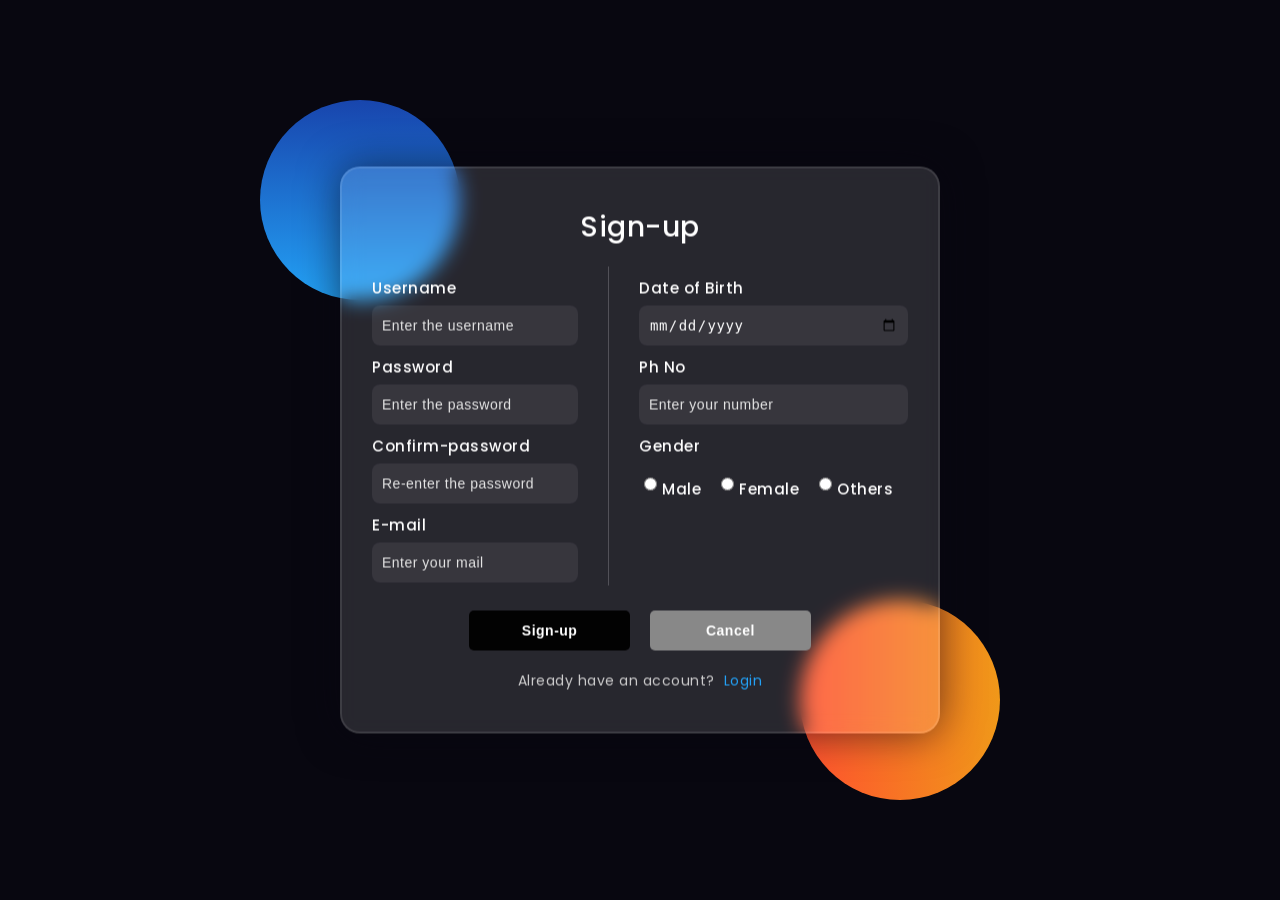
<file: HTML/signup.html>
<!DOCTYPE html>
<html lang="en">
<head>
    <meta charset="UTF-8">
    <meta name="viewport" content="width=device-width, initial-scale=1.0">
    <title>Signup page</title>
    <link rel="preconnect" href="https://fonts.gstatic.com">
    <link rel="stylesheet" href="https://cdnjs.cloudflare.com/ajax/libs/font-awesome/5.15.4/css/all.min.css">
    <link href="https://fonts.googleapis.com/css2?family=Poppins:wght@300;500;600&display=swap" rel="stylesheet">
    <link rel="shortcut icon" href="../Images/logo1.png" type="image/x-icon">
    <link rel="stylesheet" href="../CSS/signup.css">

</head>
<body>
    <div id="signup-container">
        <div class="background">
            <div class="shape"></div>
            <div class="shape"></div>
        </div>

        <form action="" id="signup-form">
            <h1>Sign-up</h1>
            
            <div class="columns-container">
                <!-- Left Column -->
                <div class="column left-column">
                    <div class="form-group">
                        <label for="username">Username</label>
                        <input type="text" name="username" id="username" placeholder="Enter the username">
                        <span id="usernameError" class="error"></span>
                    </div>
                    <div class="form-group">
                        <label for="password">Password</label>
                        <input type="password" id="password" name="password" placeholder="Enter the password">
                        <span id="passwordError" class="error"></span>
                    </div>
                    <div class="form-group">
                        <label for="Cpassword">Confirm-password</label>
                        <input type="password" id="Cpassword" name="Cpassword" placeholder="Re-enter the password">
                        <span id="CpasswordError" class="error"></span>
                    </div>
                    <div class="form-group">
                        <label for="mail">E-mail</label>
                        <input type="email" id="mail" name="mail" placeholder="Enter your mail">
                        <span id="mailError" class="error"></span>
                    </div>
                </div>
                
                <!-- Divider -->
                <div class="divider"></div>
                
                <!-- Right Column -->
                <div class="column right-column">
                    <div class="form-group">
                        <label for="dob">Date of Birth</label>
                        <input type="date" name="date" id="dob">
                        <span id="dobError" class="error"></span>
                    </div>
                    <div class="form-group">
                        <label for="num">Ph No</label>
                        <input type="tel" name="number" id="num" placeholder="Enter your number">
                        <span id="numError" class="error"></span>
                    </div>
                    <div class="form-group">
                        <label>Gender</label>
                        <div class="radio-group">
                            <div class="radio-option">
                                <input type="radio" id="male" name="gender" value="male">
                                <label for="male">Male</label>
                            </div>
                            <div class="radio-option">
                                <input type="radio" id="female" name="gender" value="female">
                                <label for="female">Female</label>
                            </div>
                            <div class="radio-option">
                                <input type="radio" id="others" name="gender" value="others">
                                <label for="others">Others</label>
                            </div>
                        </div>
                        <span id="genError" class="error"></span>
                    </div>
                </div>
            </div>
            
            <div id="button-group">
                <button id="sub-btn">Sign-up</button>
                <button type="reset" id="cancel-btn">Cancel</button>
            </div>
            
            <div id="form-footer">
                Already have an account?&nbsp;&nbsp;<a href="login.html">Login</a>
            </div>
        </form>
    </div>

    <script src="../JavaScript/signup.js"></script>
</body>
</html>
</file>
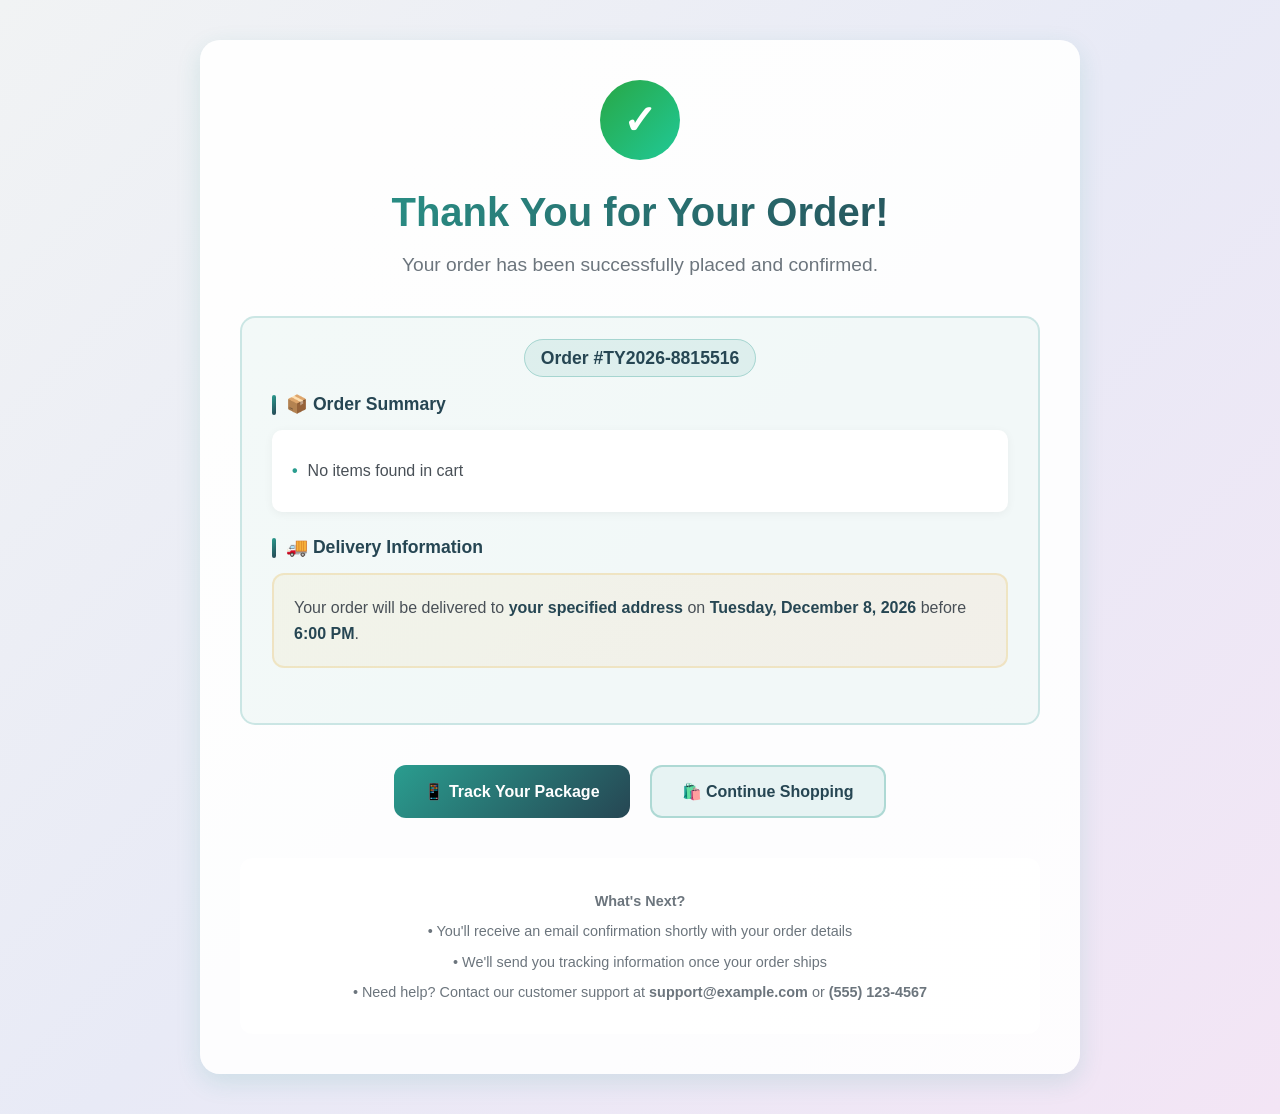
<file: HTML/thankyou.html>
<!DOCTYPE html>
<html lang="en">
<head>
    <meta charset="UTF-8">
    <meta name="viewport" content="width=device-width, initial-scale=1.0">
    <title>Thank You - Order Confirmed</title>
    <style>
        :root {
            --deep-teal: #264653;
            --teal: #2a9d8f;
            --sand: #e9c46a;
            --orange: #f4a261;
            --rust: #e76f51;
            --light-teal: rgba(42, 157, 143, 0.1);
            --gradient-primary: linear-gradient(135deg, var(--teal) 0%, var(--deep-teal) 100%);
        }

        body {
            background: linear-gradient(135deg, #f1f3f4 0%, #e8eaf6 50%, #f3e5f5 100%);
            font-family: 'Segoe UI', Tahoma, Geneva, Verdana, sans-serif;
            padding: 40px 20px;
            margin: 0;
            min-height: 100vh;
        }

        .container-box {
            max-width: 800px;
            margin: auto;
            background: linear-gradient(135deg, rgba(255,255,255,0.95), rgba(255,255,255,0.9));
            padding: 40px;
            border-radius: 20px;
            box-shadow: 0 8px 25px rgba(42, 157, 143, 0.15);
            text-align: center;
            position: relative;
            overflow: hidden;
        }

        .success-icon {
            width: 80px;
            height: 80px;
            background: linear-gradient(135deg, #28a745, #20c997);
            border-radius: 50%;
            display: flex;
            align-items: center;
            justify-content: center;
            margin: 0 auto 30px;
            animation: scaleIn 0.6s cubic-bezier(0.68, -0.55, 0.265, 1.55);
        }

        .success-icon::after {
            content: '✓';
            color: white;
            font-size: 40px;
            font-weight: bold;
        }

        @keyframes scaleIn {
            0% { transform: scale(0) rotate(-180deg); }
            100% { transform: scale(1) rotate(0deg); }
        }

        .thank-you-title {
            font-size: 2.5rem;
            font-weight: 800;
            background: var(--gradient-primary);
            background-clip: text;
            -webkit-background-clip: text;
            -webkit-text-fill-color: transparent;
            margin-bottom: 10px;
            animation: fadeInUp 0.8s ease-out 0.3s both;
        }

        .thank-you-subtitle {
            font-size: 1.2rem;
            color: #6c757d;
            margin-bottom: 40px;
            animation: fadeInUp 0.8s ease-out 0.5s both;
        }

        @keyframes fadeInUp {
            from {
                opacity: 0;
                transform: translateY(30px);
            }
            to {
                opacity: 1;
                transform: translateY(0);
            }
        }

        .order-details {
            background: rgba(42, 157, 143, 0.05);
            border: 2px solid rgba(42, 157, 143, 0.2);
            border-radius: 15px;
            padding: 30px;
            margin-bottom: 30px;
            text-align: left;
            animation: slideInLeft 0.8s ease-out 0.7s both;
        }

        @keyframes slideInLeft {
            from {
                opacity: 0;
                transform: translateX(-50px);
            }
            to {
                opacity: 1;
                transform: translateX(0);
            }
        }

        .order-number {
            text-align: center;
            margin-bottom: 25px;
        }

        .order-number strong {
            font-size: 1.1rem;
            color: var(--deep-teal);
            background: rgba(42, 157, 143, 0.1);
            padding: 8px 16px;
            border-radius: 20px;
            border: 1px solid rgba(42, 157, 143, 0.3);
        }

        .section-title {
            font-size: 1.1rem;
            font-weight: 600;
            color: var(--deep-teal);
            margin-bottom: 15px;
            display: flex;
            align-items: center;
        }

        .section-title::before {
            content: '';
            width: 4px;
            height: 20px;
            background: var(--gradient-primary);
            border-radius: 2px;
            margin-right: 10px;
        }

        .product-list {
            background: white;
            border-radius: 10px;
            padding: 20px;
            margin-bottom: 25px;
            box-shadow: 0 2px 10px rgba(0,0,0,0.05);
        }

        .product-item {
            padding: 12px 0;
            border-bottom: 1px solid #f0f0f0;
            font-size: 1rem;
            color: #495057;
        }

        .product-item:last-child {
            border-bottom: none;
        }

        .product-item::before {
            content: '•';
            color: var(--teal);
            font-weight: bold;
            margin-right: 10px;
        }

        .delivery-info {
            background: linear-gradient(135deg, rgba(233, 196, 106, 0.1), rgba(244, 162, 97, 0.1));
            border: 2px solid rgba(233, 196, 106, 0.3);
            border-radius: 12px;
            padding: 20px;
            margin-bottom: 25px;
            font-size: 1rem;
            color: #495057;
            line-height: 1.6;
        }

        .delivery-info strong {
            color: var(--deep-teal);
        }

        .action-buttons {
            display: flex;
            gap: 20px;
            justify-content: center;
            flex-wrap: wrap;
            margin-top: 40px;
            animation: fadeInUp 0.8s ease-out 1s both;
        }

        .btn {
            padding: 15px 30px;
            border: none;
            border-radius: 12px;
            font-weight: 600;
            font-size: 1rem;
            cursor: pointer;
            transition: all 0.3s ease;
            text-decoration: none;
            display: inline-flex;
            align-items: center;
            gap: 10px;
        }

        .btn-primary {
            background: var(--gradient-primary);
            color: white;
        }

        .btn-primary:hover {
            transform: translateY(-3px);
            box-shadow: 0 8px 25px rgba(42, 157, 143, 0.4);
        }

        .btn-secondary {
            background: rgba(42, 157, 143, 0.1);
            color: var(--deep-teal);
            border: 2px solid rgba(42, 157, 143, 0.3);
        }

        .btn-secondary:hover {
            background: rgba(42, 157, 143, 0.2);
            transform: translateY(-2px);
            box-shadow: 0 5px 15px rgba(42, 157, 143, 0.2);
        }

        .confetti {
            position: absolute;
            width: 8px;
            height: 8px;
            border-radius: 50%;
        }

        .confetti-1 { 
            background: var(--sand); 
            left: 10%; 
            top: -10px;
            animation: confetti-fall 4s ease-out infinite; 
        }
        .confetti-2 { 
            background: var(--orange); 
            left: 30%; 
            top: -10px;
            animation: confetti-fall 4s ease-out 0.5s infinite; 
        }
        .confetti-3 { 
            background: var(--rust); 
            left: 70%; 
            top: -10px;
            animation: confetti-fall 4s ease-out 1s infinite; 
        }
        .confetti-4 { 
            background: var(--teal); 
            left: 90%; 
            top: -10px;
            animation: confetti-fall 4s ease-out 1.5s infinite; 
        }

        @keyframes confetti-fall {
            0% { 
                transform: translateY(-20px) rotate(0deg); 
                opacity: 1; 
            }
            100% { 
                transform: translateY(600px) rotate(720deg); 
                opacity: 0; 
            }
        }

        .footer-note {
            margin-top: 40px;
            padding: 20px;
            background: rgba(255, 255, 255, 0.7);
            border-radius: 12px;
            font-size: 0.9rem;
            color: #6c757d;
            animation: fadeIn 1s ease-out 1.2s both;
        }

        @keyframes fadeIn {
            from { opacity: 0; }
            to { opacity: 1; }
        }

        @media (max-width: 768px) {
            .container-box {
                padding: 30px 20px;
            }
            
            .thank-you-title {
                font-size: 2rem;
            }
            
            .action-buttons {
                flex-direction: column;
                align-items: center;
            }
            
            .btn {
                width: 100%;
                max-width: 300px;
                justify-content: center;
            }
        }
    </style>
</head>
<body>
    <div class="container-box">
        <!-- Confetti Animation -->
        <div class="confetti confetti-1"></div>
        <div class="confetti confetti-2"></div>
        <div class="confetti confetti-3"></div>
        <div class="confetti confetti-4"></div>
        
        <!-- Success Icon -->
        <div class="success-icon"></div>
        
        <!-- Main Title -->
        <h1 class="thank-you-title">Thank You for Your Order!</h1>
        <p class="thank-you-subtitle">Your order has been successfully placed and confirmed.</p>
        
        <!-- Order Details Section -->
        <div class="order-details">
            <div class="order-number">
                <strong id="generatedOrderNumber">Order #</strong>
            </div>
            
            <!-- Order Summary -->
            <div class="section-title">📦 Order Summary</div>
            <div class="product-list" id="productList">
                <!-- Products will be loaded from localStorage -->
            </div>
            
            <!-- Delivery Information -->
            <div class="section-title">🚚 Delivery Information</div>
            <div class="delivery-info" id="deliveryInfo">
                <!-- Delivery info will be loaded from localStorage -->
            </div>
        </div>
        
        <!-- Action Buttons -->
        <div class="action-buttons">
            <button class="btn btn-primary" onclick="trackOrder()">
                📱 Track Your Package
            </button>
            <button class="btn btn-secondary" onclick="continueShopping()">
                🛍️ Continue Shopping
            </button>
        </div>
        
        <!-- Footer Information -->
        <div class="footer-note">
            <p><strong>What's Next?</strong></p>
            <p>• You'll receive an email confirmation shortly with your order details</p>
            <p>• We'll send you tracking information once your order ships</p>
            <p>• Need help? Contact our customer support at <strong>support@example.com</strong> or <strong>(555) 123-4567</strong></p>
        </div>
    </div>

    <script>
        // Generate random order number
        function generateOrderNumber() {
            const prefix = 'TY' + new Date().getFullYear();
            const randomNum = Math.floor(Math.random() * 9000000) + 1000000; // 7-digit number
            return `${prefix}-${randomNum}`;
        }

        // Load data from localStorage
        function loadOrderData() {
            try {
                // Generate and display order number
                const orderNumber = generateOrderNumber();
                document.getElementById('generatedOrderNumber').textContent = `Order #${orderNumber}`;

                // Load cart items
                const cartItems = JSON.parse(localStorage.getItem('cartItems') || '[]');
                const productList = document.getElementById('productList');
                
                if (cartItems.length > 0) {
                    productList.innerHTML = '';
                    cartItems.forEach(item => {
                        const productItem = document.createElement('div');
                        productItem.className = 'product-item';
                        // Handle different possible data structures
                        const productName = item.name || item.title || item.product || 'Unknown Product';
                        const quantity = item.quantity || 1;
                        productItem.textContent = quantity > 1 ? `${productName} (Qty: ${quantity})` : productName;
                        productList.appendChild(productItem);
                    });
                } else {
                    // Fallback if no cart data
                    productList.innerHTML = '<div class="product-item">No items found in cart</div>';
                }

                // Load shipping address
                const shippingAddress = JSON.parse(localStorage.getItem('shippingAddress') || '{}');
                const deliveryInfo = JSON.parse(localStorage.getItem('deliveryInfo') || '{}');
                const deliveryInfoElement = document.getElementById('deliveryInfo');
                
                // Build delivery information string
                let deliveryText = 'Your order will be delivered to ';
                
                if (shippingAddress.street || shippingAddress.address) {
                    const address = shippingAddress.street || shippingAddress.address;
                    const city = shippingAddress.city || '';
                    const state = shippingAddress.state || '';
                    const zip = shippingAddress.zip || shippingAddress.zipCode || '';
                    
                    deliveryText += `<strong>${address}`;
                    if (city || state || zip) {
                        deliveryText += `, ${city}${state ? ', ' + state : ''}${zip ? ' ' + zip : ''}`;
                    }
                    deliveryText += '</strong>';
                } else {
                    deliveryText += '<strong>your specified address</strong>';
                }
                
                // Add delivery date and time
                if (deliveryInfo.date || deliveryInfo.deliveryDate) {
                    const deliveryDate = deliveryInfo.date || deliveryInfo.deliveryDate;
                    deliveryText += ` on <strong>${deliveryDate}</strong>`;
                } else {
                    // Generate a delivery date (3-7 days from now)
                    const today = new Date();
                    const deliveryDays = Math.floor(Math.random() * 5) + 3; // 3-7 days
                    const deliveryDate = new Date(today.getTime() + deliveryDays * 24 * 60 * 60 * 1000);
                    const options = { weekday: 'long', month: 'long', day: 'numeric', year: 'numeric' };
                    deliveryText += ` on <strong>${deliveryDate.toLocaleDateString('en-US', options)}</strong>`;
                }
                
                if (deliveryInfo.time || deliveryInfo.deliveryTime) {
                    const deliveryTime = deliveryInfo.time || deliveryInfo.deliveryTime;
                    deliveryText += ` before <strong>${deliveryTime}</strong>`;
                } else {
                    deliveryText += ' before <strong>6:00 PM</strong>';
                }
                
                deliveryText += '.';
                deliveryInfoElement.innerHTML = deliveryText;

            } catch (error) {
                console.error('Error loading order data:', error);
                // Fallback to default content if localStorage fails
                document.getElementById('productList').innerHTML = '<div class="product-item">Error loading cart items</div>';
                document.getElementById('deliveryInfo').innerHTML = 'Error loading delivery information. Please contact customer support.';
            }
        }

        function trackOrder() {
            const orderNumber = document.getElementById('generatedOrderNumber').textContent;
            // Simulate tracking functionality
            alert(`Redirecting to order tracking page...\n\n${orderNumber}\nStatus: Processing\nEstimated delivery: May 31st, 2025`);
        }
        
        function continueShopping() {
            // Simulate redirect to shopping
            alert('Redirecting to our store...\n\nThank you for shopping with us!');
            window.location.href = "homepage.html";
        }
        
        // Load data when page loads
        document.addEventListener('DOMContentLoaded', function() {
            loadOrderData();
            
            // Add click animation to success icon
            const successIcon = document.querySelector('.success-icon');
            successIcon.addEventListener('click', function() {
                this.style.animation = 'none';
                setTimeout(() => {
                    this.style.animation = 'scaleIn 0.6s cubic-bezier(0.68, -0.55, 0.265, 1.55)';
                }, 10);
            });
            
            // Add pulse effect to confetti on scroll
            window.addEventListener('scroll', function() {
                const confetti = document.querySelectorAll('.confetti');
                confetti.forEach(conf => {
                    conf.style.animationDuration = '3s';
                });
            });
        });
        
        document.addEventListener('DOMContentLoaded', function() {
    loadOrderData();

    // Clear sensitive/order-related data after display
    setTimeout(() => {
      localStorage.removeItem("cartItems");
      localStorage.removeItem("shippingAddress");
      localStorage.removeItem("deliveryInfo");
      localStorage.removeItem("directBuy");
      localStorage.removeItem("cart");
    }, 1000);

    const successIcon = document.querySelector('.success-icon');
    successIcon.addEventListener('click', function() {
        this.style.animation = 'none';
        setTimeout(() => {
            this.style.animation = 'scaleIn 0.6s cubic-bezier(0.68, -0.55, 0.265, 1.55)';
        }, 10);
    });

    window.addEventListener('scroll', function() {
        const confetti = document.querySelectorAll('.confetti');
        confetti.forEach(conf => {
            conf.style.animationDuration = '3s';
        });
    });
});

    </script>
</body>
</html>
</file>
<file: CSS/login.css>
*,
*:before,
*:after{
    padding: 0;
    margin: 0;
    box-sizing: border-box;
}
body{
    background-color: #080710;
}
.background{
    width: 430px;
    height: 620px;
    position: absolute;
    transform: translate(-50%,-50%);
    left: 50%;
    top: 50%;
}
.background .shape{
    height: 200px;
    width: 200px;
    position: absolute;
    border-radius: 50%;
}
.shape:first-child{
    background: linear-gradient(
        #1845ad,
        #23a2f6
    );
    left: -50px;
    top: -40px;
}
.shape:last-child{
    background: linear-gradient(
        to right,
        #ff512f,
        #f09819
    );
    right: -50px;
    bottom: -40px;
}
form{
    height: auto;
    width: 400px;
    background-color: rgba(255, 255, 255, 0.13);
    position: absolute;
    transform: translate(-50%, -50%);
    top: 50%;
    left: 50%;
    border-radius: 20px;
    backdrop-filter: blur(10px);
    border: 2px solid rgba(255, 255, 255, 0.1);
    box-shadow: 0 0 40px rgba(8, 7, 16, 0.6);
    padding: 40px 30px;
}
form *{
    font-family: 'Poppins',sans-serif;
    color: #ffffff;
    letter-spacing: 0.5px;
    outline: none;
    border: none;
}
form h3{
    font-size: 32px;
    font-weight: 500;
    line-height: 42px;
    text-align: center;
}

label{
    display: block;
    margin-top: 30px;
    font-size: 16px;
    font-weight: 500;
}
input{
    display: block;
    height: 50px;
    width: 100%;
    background-color: rgba(255,255,255,0.07);
    border-radius: 10px;
    padding: 0 10px;
    margin-top: 8px;
    font-size: 14px;
    font-weight: 300;
}
::placeholder{
    color: #e5e5e5;
}
button{
    margin-top: 50px;
    width: 100%;
    background-color: #ffffff;
    color: #080710;
    padding: 15px 0;
    font-size: 18px;
    font-weight: 600;
    border-radius: 5px;
    cursor: pointer;
    transition: 0.3s ease;
}

button:hover{
    background-color: #110f20;
    color: white;
}

.social{
  margin-top: 30px;
  display: flex;
}
.social div{
  background: red;
  width: 150px;
  border-radius: 3px;
  padding: 5px 10px 10px 5px;
  background-color: rgba(255,255,255,0.27);
  color: #eaf0fb;
  text-align: center;
}
.social div:hover{
  background-color: rgba(255,255,255,0.47);
}
.social .fb{
  margin-left: 25px;
}
.social i{
  margin-right: 4px;
}
#form-footer {
    text-align: center;
    margin-top: 20px;
    color: #ccc;
}
#form-footer a:hover {
    text-decoration: underline;
    color: #1845ad;
}

@media (max-width: 450px) {
    .background {
        display: none;
    }
    form {
        width: 90%;
        padding: 40px 20px;
    }
    form h3 {
        font-size: 24px;
    }
    .social div {
        width: 130px;
    }
    .social .fb {
        margin-left: 10px;
    }
}
</file>
<file: CSS/signup.css>
*,
*:before,
*:after {
    padding: 0;
    margin: 0;
    box-sizing: border-box;
}

body {
    background-color: #080710;
    font-family: 'Poppins', sans-serif;
}

.background {
    width: 600px;
    height: 520px;
    position: absolute;
    transform: translate(-50%, -50%);
    left: 50%;
    top: 50%;
    z-index: -1;
}

.background .shape {
    height: 200px;
    width: 200px;
    position: absolute;
    border-radius: 60%;
    backdrop-filter: blur(10px);
}

.shape:first-child {
    background: linear-gradient(#1845ad, #23a2f6);
    left: -80px;
    top: -90px;
}

.shape:last-child {
    background: linear-gradient(to right, #ff512f, #f09819);
    right: -60px;
    bottom: -90px;
}

form {
    height: auto;
    width: 600px; /* Increased width to accommodate two columns */
    background-color: rgba(255, 255, 255, 0.13);
    position: absolute;
    transform: translate(-50%, -50%);
    top: 50%;
    left: 50%;
    border-radius: 20px;
    backdrop-filter: blur(10px);
    border: 2px solid rgba(255, 255, 255, 0.1);
    box-shadow: 0 0 40px rgba(8, 7, 16, 0.6);
    padding: 40px 30px;
}

form * {
    color: #ffffff;
    letter-spacing: 0.5px;
    outline: none;
    border: none;
    font-size: 14px;
}

form h1 {
    font-size: 28px;
    font-weight: 500;
    line-height: 38px;
    text-align: center;
    margin-bottom: 20px;
}

.columns-container {
    display: flex;
    gap: 20px;
}

.column {
    flex: 1;
}

.divider {
    width: 1px;
    background-color: rgba(255, 255, 255, 0.2);
    margin: 0 10px;
}

label {
    display: block;
    margin-top: 10px;
    font-size: 15px;
    font-weight: 500;
}

input[type="text"],
input[type="password"],
input[type="email"],
input[type="tel"],
input[type="date"] {
    display: block;
    height: 40px;
    width: 100%;
    background-color: rgba(255, 255, 255, 0.07);
    border-radius: 8px;
    padding: 0 10px;
    margin-top: 6px;
    font-weight: 300;
}

::placeholder {
    color: #e5e5e5;
}

input[type="radio"] {
    margin: 10px 5px;
}

.radio-group {
    display: flex;
    align-items: center;
    margin-top: 10px;
}

.radio-option {
    margin-right: 15px;
    display: inline-flex;
    align-items: center;
}

#button-group {
    display: flex;
    justify-content: center;
    gap: 20px;
    margin-top: 25px;
}

#sub-btn, #cancel-btn {
    width: 30%;
    padding: 12px;
    background-color: rgb(2, 2, 2);
    border: none;
    border-radius: 5px;
    font-weight: bold;
    cursor: pointer;
    transition: 0.3s ease;
}

#cancel-btn {
    background-color: #888;
    color: white;
}

#sub-btn:hover {
    background-color: #eaeaea;
    color: #080710;
}

#cancel-btn:hover {
    background-color: #666;
}

#form-footer {
    text-align: center;
    margin-top: 20px;
    color: #ccc;
}

#form-footer a {
    color: #23a2f6;
    text-decoration: none;
}

#form-footer a:hover {
    text-decoration: underline;
    color: #1845ad;
}

.input-error {
    border: 2px solid #ff4d4d !important;
}
    
.error {
    color: red;
    font-size: 12px;
    display: block;
    margin-top: 3px;
}

@media (max-width: 650px) {
    .background {
        display: none;
    }
    form {
        width: 95%;
        padding: 30px 15px;
        top: 50%;
        left: 50%;
        transform: translate(-50%, -50%);
        position: relative;
        margin-top: 100px; /* Give some space if needed */
    }
    #signup-container {
        display: flex;
        justify-content: center;
        align-items: center;
        min-height: 100vh;
        padding-bottom: 50px;
    }
    .columns-container {
        flex-direction: column;
        gap: 10px;
    }
    .divider {
        display: none;
    }
    #sub-btn, #cancel-btn {
        width: 45%;
    }
}
</file>
